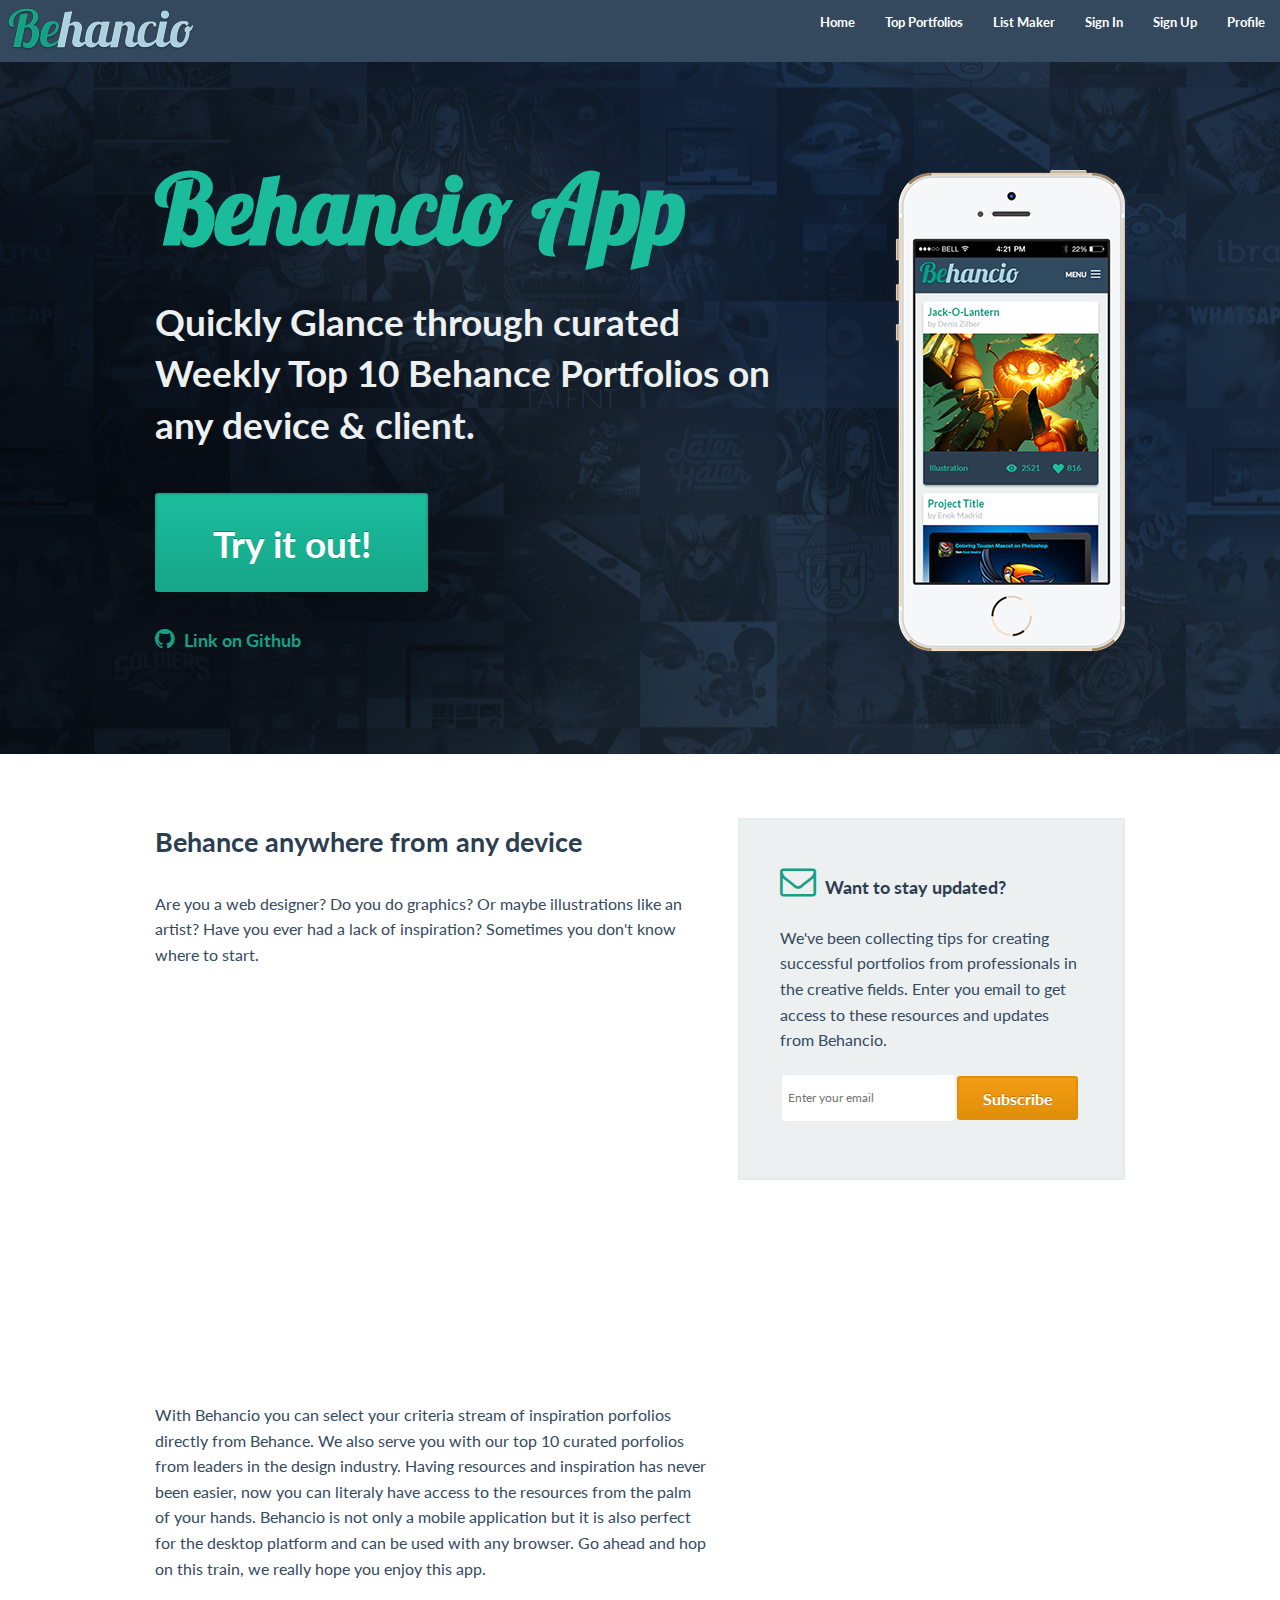
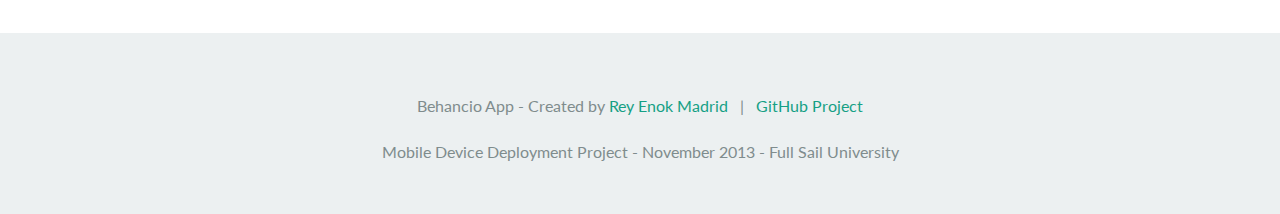
<file: index.html>
<!DOCTYPE html>
<html lang="en" data-ng-app="BehancioApp">
	<head>  
		<meta charset="utf-8">
		<title>Behancio Application</title>
		<meta name="description" content="" />
        <meta name="keywords" content="" />
        <meta name="robots" content="" />

        <!-- Normalize CSS -->
		<link rel="stylesheet" href="assets/css/normalize.min.css">

        <!-- IE10 Viewport Fix-->
        <link rel="stylesheet" href="assets/css/ie10viewport.css">

        <!-- Foundation CSS Framework -->
		<link rel="stylesheet" href="assets/css/app.min.css">

        <!-- Custom CSS -->
		<link rel="stylesheet" href="assets/css/custom.css">

        <!-- Font Awesome -->
		<link rel="stylesheet" href="assets/font-awesome/css/font-awesome.min.css">

        <!-- Google Font-Family: Lato -->
		<link href='http://fonts.googleapis.com/css?family=Lato:400,100,100italic,300,300italic,400italic,700,700italic,900,900italic' rel='stylesheet' type='text/css'>
        <link href='http://fonts.googleapis.com/css?family=Lobster' rel='stylesheet' type='text/css'>

        <!-- Angular JS -->
        <script type="text/javascript" src="libraries/angular/angular.min.js"></script>
        <script type="text/javascript" src="libraries/angular/angular-resource.min.js"></script>

        <!-- App Configuration and Controllers -->
        <script type="text/javascript" src="js/appConfig.js"></script>
        <script type="text/javascript" src="js/appContollers.js"></script>

        <!-- Modernizer JS -->
        <script src="assets/js/vendor/custom.modernizr.js"></script>

    </head>
	<body>


<!-- ============ APP HEADER ============== -->
		<header>
            <nav class="top-bar">
                <ul class="title-area">
                    <li class="name">
                        <a href="#"><img class="logo" src="assets/images/logo.png"/></a>
                    </li>
                    <li class="toggle-topbar menu-icon"><a href="#"><span>Menu</span></a></li>
                </ul>

                <section class="top-bar-section">
                    <ul class="right">
                        <li><a href="#/">Home</a></li>
                        <li><a href="#/projects">Top Portfolios</a></li>
                        <li><a href="#/list">List Maker</a></li>
                        <li><a href="#/signin">Sign In</a></li>
                        <li><a href="#/signup">Sign Up</a></li>
                        <li><a href="#/profile">Profile</a></li>
                    </ul>
                </section>
            </nav>
        </header>
<!-- ============ APP HEADER ============== -->



<!-- ========= NG VIEWS GO HERE =========== -->
        <div data-ng-view=""></div>
<!-- ========= NG VIEWS GO HERE =========== -->



<!-- ============== FOOTER ================ -->
        <br/><br/>
		<footer>
            <div class="row">
                <div class="large-12 columns text-center greyDark">
                    <p>
                        Behancio App - Created by
                        <a href="http://enoklabs.com" target="_blank">Rey Enok Madrid</a>
                        &nbsp; | &nbsp;
                        <a href="https://github.com/enoklabs/1310-MADRID-MDD-PROJECT" target="_blank">GitHub Project</a>
                    </p>
                    <p>Mobile Device Deployment Project - November 2013 - Full Sail University</p>
                </div>
            </div>
		</footer>
<!-- ============== FOOTER ================ -->

        <!-- Foundation Scripts -->
        <script src="assets/js/vendor/zepto.js"></script>
        <script src="assets/js/foundation.min.js"></script>
        <script> $(document).foundation(); </script>

        <!-- Viewport fix for IE10 on Windows Phone 8 -->
        <script src="assets/js/ie10fix.js"></script>

	</body>
</html>
</file>
<file: assets/css/ie10viewport.css>
@-webkit-viewport{width:device-width}
@-moz-viewport{width:device-width}
@-ms-viewport{width:device-width}
@-o-viewport{width:device-width}
@viewport{width:device-width}
</file>
<file: assets/css/custom.css>
h1, h2, h3, h4, h5, h6, p,
textarea, label, a, span,
input[type="text"],
input[type="password"],
input[type="date"],
input[type="datetime"],
input[type="datetime-local"],
input[type="month"],
input[type="week"],
input[type="email"],
input[type="number"],
input[type="search"],
input[type="tel"],
input[type="time"],
input[type="url"]{
	font-family: 'Lato', 'Arial', serif;
}

input[type="text"],
input[type="password"],
input[type="date"],
input[type="datetime"],
input[type="datetime-local"],
input[type="month"],
input[type="week"],
input[type="email"],
input[type="number"],
input[type="search"],
input[type="tel"],
input[type="time"],
input[type="url"]{
    border-radius: 6px;
    height: 35px;
}
textarea{
    border-radius: 6px;
    height: 100px;
}
li{
    list-style: none;
}
header{
    background: #dde9ec;
}
.form {
    background: #fbfcfc;
    padding: 20px;
}
.form i{
    color: #8C9899;
    font-size: small;
}
.viewer{
    background: #fcfcfc;
}
.top-bar{
    /*background: #ecf0f1;*/
    height: 62px;
    margin-bottom: 0;
}
.top-bar.expanded{
    background: #34495E;
}
.title-area{
    height: 62px;
}
.top-bar-section ul, .top-bar-section ul li > a {
    box-shadow: none;
}
.top-bar-section ul li > a, .top-bar-section ul li > a:hover {
    height: 62px;
}
.form-title i{
    font-size: 1.3em!important;
}



/*********** COLORS ************/
.greenDark{
    color: #16a085;
}
.greenLight{
    color: #1abc9c;
}
.blueDark{
    color: #2c3e50;
}
.blueNormal{
    color: #34495e;
}
.blueLight{
    color: #6084a9;
}
.greyDark{
    color: #7f8c8d;
}
.greyNormal{
    color: #bdc3c7;
}
.greyLight{
    color: #ecf0f1;
}
.white{
    color: #ffffff;
}
a{
    color: #16a085;
}
a:hover{
    color: #1abc9c;
}
.lobster{
    font-family: 'Lobster', cursive;
}


/************** HOME CTA ****************/
.cta{
    background: url("../images/bg.jpg")no-repeat scroll 0 0 #2c3e50;
    background-position: center;
}
.intro{
    margin: 60px 0 30px 0;
}
.intro h1{
    font-size: 6em;
}
.title{
    margin-bottom: 20px;
}
.github{
    margin-top: 30px;
}
.github-link{
    font-size: large;
}
.try-it a{
    margin-bottom: 0;
}
.panel-dark{
    padding: 40px 40px 30px 40px;
    background: #ecf0f1;
    border: 2px solid #e6ebed;
    margin-bottom: 1.25em;
}
.email input[type="email"]{
    height: 50px;
}
.padding-reset{
    padding: 0!important;
}


/*********** PROJECT LISTING ************/
.listing{
    background: #ecf0f1;
}
.list-title > h5{
    margin: 0;
    color: #16a085;
}
.list-title > span{
    margin: 0;
    font-size: 13px;
    color: #bdc3c7;
}
.list-footer{
    background: #2c3e50;
    border-radius: 0 0 5px 5px;
}
.left > span{
    color: #16a085;
}
li.left{
    padding-left: 20px;
}
.fa{
    padding-right: 5px;
}
.list-container{
	background: #ffffff;
    border-radius: 5px;
    margin: 40px 0;
}
.row.collapse{
    padding: 20px 10px 0 10px;
    font-size: 14px;
}
.list-title{
    padding: 10px;
}
.shadow{
    -moz-box-shadow: 0px 2px 3px 0px rgba(0,0,0,0.20);
    -webkit-box-shadow: 0px 2px 3px 0px rgba(0,0,0,0.20);
    box-shadow: 0px 2px 3px 0px rgba(0,0,0,0.20);
}
i{
    color: #16a085;
}
.list-img > img {
    width: 100%;
}s


/*********** PROJECT DETAILS ************/
.detail{
	max-width: 100%;
	background: #2c3e50;
}
.detail-header{
	padding: 30px 0;
}
.detail-user{
	background: #2c3e50;
	color: #6084a9;
}
.detail-viewer{
    background: #ffffff;
}
.detail h1, .detail h2, .detail h3{
	color: #16a085;
	margin: 0;
}
.detail a{
	font-size: 14px;
}
.avt{
	border-radius: 100px;
}
.statistics i{
	color: #6084a9;
}
.statistics span{
	text-align: right;
	font-size: large;
}
.statistics{
	background: #34495e;
	margin: 15px;
	padding: 15px;
}
.statistics div.collapse{
	padding: 18px;
}
.sub-title{
	font-size: small;
	font-weight: 300;
	padding-top: 25px;
	margin-bottom: 8px;
}
.about-paragraph{
	font-weight: 300;
}
.tags2{
	padding-bottom: 50px;
}
.viewer{
	background: #f9f9f9;
}
.viewer h2{
	text-align: center;
	padding: 100px 0;
}
.small-7.columns > span{
    padding-left: 10px;
}

/*********** User Profile ************/
.profile{
    max-width: 100%;
    padding: 0;
    margin: 0;

}
.gravatar{
    background: #8aa5ba;
    height: 180px;
    width: 180px;
    border: 10px solid white;
    margin-left: 15px;
}
.user-icon{
    font-size: 8em!important;
    color: #556f88;
    text-align: center;
}
.social{
    padding: 0!important;
    margin-bottom: 60px!important;
}
.about{
    padding-bottom: 40px;
}
.user-settings{
    padding-bottom: 130px;
}
/************** FOOTER ***************/

footer{
    background: #ecf0f1;
}
footer .row{
    padding: 60px 0 30px;
}
</file>
<file: assets/css/app.min.css>
*,*:before,*:after{-moz-box-sizing:border-box;-webkit-box-sizing:border-box;box-sizing:border-box}html,body{font-size:100%}body{background:#fff;color:#222;padding:0;margin:0;font-family:"Helvetica Neue","Helvetica",Helvetica,Arial,sans-serif;font-weight:normal;font-style:normal;line-height:1;position:relative;cursor:default}a:hover{cursor:pointer}a:focus{outline:none}img,object,embed{max-width:100%;height:auto}object,embed{height:100%}img{-ms-interpolation-mode:bicubic}#map_canvas img,#map_canvas embed,#map_canvas object,.map_canvas img,.map_canvas embed,.map_canvas object{max-width:none !important}.left{float:left !important}.right{float:right !important}.text-left{text-align:left !important}.text-right{text-align:right !important}.text-center{text-align:center !important}.text-justify{text-align:justify !important}.hide{display:none}.antialiased{-webkit-font-smoothing:antialiased}img{display:inline-block;vertical-align:middle}textarea{height:auto;min-height:50px}select{width:100%}.row{width:100%;margin-left:auto;margin-right:auto;margin-top:0;margin-bottom:0;max-width:62.5em;*zoom:1}.row:before,.row:after{content:" ";display:table}.row:after{clear:both}.row.collapse .column,.row.collapse .columns{position:relative;padding-left:0;padding-right:0;float:left}.row .row{width:auto;margin-left:-0.9375em;margin-right:-0.9375em;margin-top:0;margin-bottom:0;max-width:none;*zoom:1}.row .row:before,.row .row:after{content:" ";display:table}.row .row:after{clear:both}.row .row.collapse{width:auto;margin:0;max-width:none;*zoom:1}.row .row.collapse:before,.row .row.collapse:after{content:" ";display:table}.row .row.collapse:after{clear:both}.column,.columns{position:relative;padding-left:0.9375em;padding-right:0.9375em;width:100%;float:left}@media only screen{.column,.columns{position:relative;padding-left:0.9375em;padding-right:0.9375em;float:left}.small-1{position:relative;width:8.33333%}.small-2{position:relative;width:16.66667%}.small-3{position:relative;width:25%}.small-4{position:relative;width:33.33333%}.small-5{position:relative;width:41.66667%}.small-6{position:relative;width:50%}.small-7{position:relative;width:58.33333%}.small-8{position:relative;width:66.66667%}.small-9{position:relative;width:75%}.small-10{position:relative;width:83.33333%}.small-11{position:relative;width:91.66667%}.small-12{position:relative;width:100%}.small-offset-0{position:relative;margin-left:0%}.small-offset-1{position:relative;margin-left:8.33333%}.small-offset-2{position:relative;margin-left:16.66667%}.small-offset-3{position:relative;margin-left:25%}.small-offset-4{position:relative;margin-left:33.33333%}.small-offset-5{position:relative;margin-left:41.66667%}.small-offset-6{position:relative;margin-left:50%}.small-offset-7{position:relative;margin-left:58.33333%}.small-offset-8{position:relative;margin-left:66.66667%}.small-offset-9{position:relative;margin-left:75%}.small-offset-10{position:relative;margin-left:83.33333%}[class*="column"]+[class*="column"]:last-child{float:right}[class*="column"]+[class*="column"].end{float:left}.column.small-centered,.columns.small-centered{position:relative;margin-left:auto;margin-right:auto;float:none !important}}@media only screen and (min-width: 768px){.large-1{position:relative;width:8.33333%}.large-2{position:relative;width:16.66667%}.large-3{position:relative;width:25%}.large-4{position:relative;width:33.33333%}.large-5{position:relative;width:41.66667%}.large-6{position:relative;width:50%}.large-7{position:relative;width:58.33333%}.large-8{position:relative;width:66.66667%}.large-9{position:relative;width:75%}.large-10{position:relative;width:83.33333%}.large-11{position:relative;width:91.66667%}.large-12{position:relative;width:100%}.row .large-offset-0{position:relative;margin-left:0%}.row .large-offset-1{position:relative;margin-left:8.33333%}.row .large-offset-2{position:relative;margin-left:16.66667%}.row .large-offset-3{position:relative;margin-left:25%}.row .large-offset-4{position:relative;margin-left:33.33333%}.row .large-offset-5{position:relative;margin-left:41.66667%}.row .large-offset-6{position:relative;margin-left:50%}.row .large-offset-7{position:relative;margin-left:58.33333%}.row .large-offset-8{position:relative;margin-left:66.66667%}.row .large-offset-9{position:relative;margin-left:75%}.row .large-offset-10{position:relative;margin-left:83.33333%}.row .large-offset-11{position:relative;margin-left:91.66667%}.push-1{position:relative;left:8.33333%;right:auto}.pull-1{position:relative;right:8.33333%;left:auto}.push-2{position:relative;left:16.66667%;right:auto}.pull-2{position:relative;right:16.66667%;left:auto}.push-3{position:relative;left:25%;right:auto}.pull-3{position:relative;right:25%;left:auto}.push-4{position:relative;left:33.33333%;right:auto}.pull-4{position:relative;right:33.33333%;left:auto}.push-5{position:relative;left:41.66667%;right:auto}.pull-5{position:relative;right:41.66667%;left:auto}.push-6{position:relative;left:50%;right:auto}.pull-6{position:relative;right:50%;left:auto}.push-7{position:relative;left:58.33333%;right:auto}.pull-7{position:relative;right:58.33333%;left:auto}.push-8{position:relative;left:66.66667%;right:auto}.pull-8{position:relative;right:66.66667%;left:auto}.push-9{position:relative;left:75%;right:auto}.pull-9{position:relative;right:75%;left:auto}.push-10{position:relative;left:83.33333%;right:auto}.pull-10{position:relative;right:83.33333%;left:auto}.push-11{position:relative;left:91.66667%;right:auto}.pull-11{position:relative;right:91.66667%;left:auto}.column.large-centered,.columns.large-centered{position:relative;margin-left:auto;margin-right:auto;float:none !important}.column.large-uncentered,.columns.large-uncentered{margin-left:0;margin-right:0;float:left !important}.column.large-uncentered.opposite,.columns.large-uncentered.opposite{float:right !important}}.show-for-small,.show-for-medium-down,.show-for-large-down{display:inherit !important}.show-for-medium,.show-for-medium-up,.show-for-large,.show-for-large-up,.show-for-xlarge{display:none !important}.hide-for-medium,.hide-for-medium-up,.hide-for-large,.hide-for-large-up,.hide-for-xlarge{display:inherit !important}.hide-for-small,.hide-for-medium-down,.hide-for-large-down{display:none !important}table.show-for-small,table.show-for-medium-down,table.show-for-large-down,table.hide-for-medium,table.hide-for-medium-up,table.hide-for-large,table.hide-for-large-up,table.hide-for-xlarge{display:table}thead.show-for-small,thead.show-for-medium-down,thead.show-for-large-down,thead.hide-for-medium,thead.hide-for-medium-up,thead.hide-for-large,thead.hide-for-large-up,thead.hide-for-xlarge{display:table-header-group !important}tbody.show-for-small,tbody.show-for-medium-down,tbody.show-for-large-down,tbody.hide-for-medium,tbody.hide-for-medium-up,tbody.hide-for-large,tbody.hide-for-large-up,tbody.hide-for-xlarge{display:table-row-group !important}tr.show-for-small,tr.show-for-medium-down,tr.show-for-large-down,tr.hide-for-medium,tr.hide-for-medium-up,tr.hide-for-large,tr.hide-for-large-up,tr.hide-for-xlarge{display:table-row !important}td.show-for-small,td.show-for-medium-down,td.show-for-large-down,td.hide-for-medium,td.hide-for-medium-up,td.hide-for-large,td.hide-for-large-up,td.hide-for-xlarge,th.show-for-small,th.show-for-medium-down,th.show-for-large-down,th.hide-for-medium,th.hide-for-medium-up,th.hide-for-large,th.hide-for-large-up,th.hide-for-xlarge{display:table-cell !important}@media only screen and (min-width: 768px){.show-for-medium,.show-for-medium-up{display:inherit !important}.show-for-small{display:none !important}.hide-for-small{display:inherit !important}.hide-for-medium,.hide-for-medium-up{display:none !important}table.show-for-medium,table.show-for-medium-up,table.hide-for-small{display:table}thead.show-for-medium,thead.show-for-medium-up,thead.hide-for-small{display:table-header-group !important}tbody.show-for-medium,tbody.show-for-medium-up,tbody.hide-for-small{display:table-row-group !important}tr.show-for-medium,tr.show-for-medium-up,tr.hide-for-small{display:table-row !important}td.show-for-medium,td.show-for-medium-up,td.hide-for-small,th.show-for-medium,th.show-for-medium-up,th.hide-for-small{display:table-cell !important}}@media only screen and (min-width: 1280px){.show-for-large,.show-for-large-up{display:inherit !important}.show-for-medium,.show-for-medium-down{display:none !important}.hide-for-medium,.hide-for-medium-down{display:inherit !important}.hide-for-large,.hide-for-large-up{display:none !important}table.show-for-large,table.show-for-large-up,table.hide-for-medium,table.hide-for-medium-down{display:table}thead.show-for-large,thead.show-for-large-up,thead.hide-for-medium,thead.hide-for-medium-down{display:table-header-group !important}tbody.show-for-large,tbody.show-for-large-up,tbody.hide-for-medium,tbody.hide-for-medium-down{display:table-row-group !important}tr.show-for-large,tr.show-for-large-up,tr.hide-for-medium,tr.hide-for-medium-down{display:table-row !important}td.show-for-large,td.show-for-large-up,td.hide-for-medium,td.hide-for-medium-down,th.show-for-large,th.show-for-large-up,th.hide-for-medium,th.hide-for-medium-down{display:table-cell !important}}@media only screen and (min-width: 1440px){.show-for-xlarge{display:inherit !important}.show-for-large,.show-for-large-down{display:none !important}.hide-for-large,.hide-for-large-down{display:inherit !important}.hide-for-xlarge{display:none !important}table.show-for-xlarge,table.hide-for-large,table.hide-for-large-down{display:table}thead.show-for-xlarge,thead.hide-for-large,thead.hide-for-large-down{display:table-header-group !important}tbody.show-for-xlarge,tbody.hide-for-large,tbody.hide-for-large-down{display:table-row-group !important}tr.show-for-xlarge,tr.hide-for-large,tr.hide-for-large-down{display:table-row !important}td.show-for-xlarge,td.hide-for-large,td.hide-for-large-down,th.show-for-xlarge,th.hide-for-large,th.hide-for-large-down{display:table-cell !important}}.show-for-landscape,.hide-for-portrait{display:inherit !important}.hide-for-landscape,.show-for-portrait{display:none !important}table.hide-for-landscape,table.show-for-portrait{display:table}thead.hide-for-landscape,thead.show-for-portrait{display:table-header-group !important}tbody.hide-for-landscape,tbody.show-for-portrait{display:table-row-group !important}tr.hide-for-landscape,tr.show-for-portrait{display:table-row !important}td.hide-for-landscape,td.show-for-portrait,th.hide-for-landscape,th.show-for-portrait{display:table-cell !important}@media only screen and (orientation: landscape){.show-for-landscape,.hide-for-portrait{display:inherit !important}.hide-for-landscape,.show-for-portrait{display:none !important}table.show-for-landscape,table.hide-for-portrait{display:table}thead.show-for-landscape,thead.hide-for-portrait{display:table-header-group !important}tbody.show-for-landscape,tbody.hide-for-portrait{display:table-row-group !important}tr.show-for-landscape,tr.hide-for-portrait{display:table-row !important}td.show-for-landscape,td.hide-for-portrait,th.show-for-landscape,th.hide-for-portrait{display:table-cell !important}}@media only screen and (orientation: portrait){.show-for-portrait,.hide-for-landscape{display:inherit !important}.hide-for-portrait,.show-for-landscape{display:none !important}table.show-for-portrait,table.hide-for-landscape{display:table}thead.show-for-portrait,thead.hide-for-landscape{display:table-header-group !important}tbody.show-for-portrait,tbody.hide-for-landscape{display:table-row-group !important}tr.show-for-portrait,tr.hide-for-landscape{display:table-row !important}td.show-for-portrait,td.hide-for-landscape,th.show-for-portrait,th.hide-for-landscape{display:table-cell !important}}.show-for-touch{display:none !important}.hide-for-touch{display:inherit !important}.touch .show-for-touch{display:inherit !important}.touch .hide-for-touch{display:none !important}table.hide-for-touch{display:table}.touch table.show-for-touch{display:table}thead.hide-for-touch{display:table-header-group !important}.touch thead.show-for-touch{display:table-header-group !important}tbody.hide-for-touch{display:table-row-group !important}.touch tbody.show-for-touch{display:table-row-group !important}tr.hide-for-touch{display:table-row !important}.touch tr.show-for-touch{display:table-row !important}td.hide-for-touch{display:table-cell !important}.touch td.show-for-touch{display:table-cell !important}th.hide-for-touch{display:table-cell !important}.touch th.show-for-touch{display:table-cell !important}@media only screen{[class*="block-grid-"]{display:block;padding:0;margin:0 -0.625em;*zoom:1}[class*="block-grid-"]:before,[class*="block-grid-"]:after{content:" ";display:table}[class*="block-grid-"]:after{clear:both}[class*="block-grid-"]>li{display:inline;height:auto;float:left;padding:0 0.625em 1.25em}.small-block-grid-1>li{width:100%;padding:0 0.625em 1.25em}.small-block-grid-1>li:nth-of-type(n){clear:none}.small-block-grid-1>li:nth-of-type(1n+1){clear:both}.small-block-grid-2>li{width:50%;padding:0 0.625em 1.25em}.small-block-grid-2>li:nth-of-type(n){clear:none}.small-block-grid-2>li:nth-of-type(2n+1){clear:both}.small-block-grid-3>li{width:33.33333%;padding:0 0.625em 1.25em}.small-block-grid-3>li:nth-of-type(n){clear:none}.small-block-grid-3>li:nth-of-type(3n+1){clear:both}.small-block-grid-4>li{width:25%;padding:0 0.625em 1.25em}.small-block-grid-4>li:nth-of-type(n){clear:none}.small-block-grid-4>li:nth-of-type(4n+1){clear:both}.small-block-grid-5>li{width:20%;padding:0 0.625em 1.25em}.small-block-grid-5>li:nth-of-type(n){clear:none}.small-block-grid-5>li:nth-of-type(5n+1){clear:both}.small-block-grid-6>li{width:16.66667%;padding:0 0.625em 1.25em}.small-block-grid-6>li:nth-of-type(n){clear:none}.small-block-grid-6>li:nth-of-type(6n+1){clear:both}.small-block-grid-7>li{width:14.28571%;padding:0 0.625em 1.25em}.small-block-grid-7>li:nth-of-type(n){clear:none}.small-block-grid-7>li:nth-of-type(7n+1){clear:both}.small-block-grid-8>li{width:12.5%;padding:0 0.625em 1.25em}.small-block-grid-8>li:nth-of-type(n){clear:none}.small-block-grid-8>li:nth-of-type(8n+1){clear:both}.small-block-grid-9>li{width:11.11111%;padding:0 0.625em 1.25em}.small-block-grid-9>li:nth-of-type(n){clear:none}.small-block-grid-9>li:nth-of-type(9n+1){clear:both}.small-block-grid-10>li{width:10%;padding:0 0.625em 1.25em}.small-block-grid-10>li:nth-of-type(n){clear:none}.small-block-grid-10>li:nth-of-type(10n+1){clear:both}.small-block-grid-11>li{width:9.09091%;padding:0 0.625em 1.25em}.small-block-grid-11>li:nth-of-type(n){clear:none}.small-block-grid-11>li:nth-of-type(11n+1){clear:both}.small-block-grid-12>li{width:8.33333%;padding:0 0.625em 1.25em}.small-block-grid-12>li:nth-of-type(n){clear:none}.small-block-grid-12>li:nth-of-type(12n+1){clear:both}}@media only screen and (min-width: 768px){.small-block-grid-1>li:nth-of-type(1n+1){clear:none}.small-block-grid-2>li:nth-of-type(2n+1){clear:none}.small-block-grid-3>li:nth-of-type(3n+1){clear:none}.small-block-grid-4>li:nth-of-type(4n+1){clear:none}.small-block-grid-5>li:nth-of-type(5n+1){clear:none}.small-block-grid-6>li:nth-of-type(6n+1){clear:none}.small-block-grid-7>li:nth-of-type(7n+1){clear:none}.small-block-grid-8>li:nth-of-type(8n+1){clear:none}.small-block-grid-9>li:nth-of-type(9n+1){clear:none}.small-block-grid-10>li:nth-of-type(10n+1){clear:none}.small-block-grid-11>li:nth-of-type(11n+1){clear:none}.small-block-grid-12>li:nth-of-type(12n+1){clear:none}.large-block-grid-1>li{width:100%;padding:0 0.625em 1.25em}.large-block-grid-1>li:nth-of-type(n){clear:none}.large-block-grid-1>li:nth-of-type(1n+1){clear:both}.large-block-grid-2>li{width:50%;padding:0 0.625em 1.25em}.large-block-grid-2>li:nth-of-type(n){clear:none}.large-block-grid-2>li:nth-of-type(2n+1){clear:both}.large-block-grid-3>li{width:33.33333%;padding:0 0.625em 1.25em}.large-block-grid-3>li:nth-of-type(n){clear:none}.large-block-grid-3>li:nth-of-type(3n+1){clear:both}.large-block-grid-4>li{width:25%;padding:0 0.625em 1.25em}.large-block-grid-4>li:nth-of-type(n){clear:none}.large-block-grid-4>li:nth-of-type(4n+1){clear:both}.large-block-grid-5>li{width:20%;padding:0 0.625em 1.25em}.large-block-grid-5>li:nth-of-type(n){clear:none}.large-block-grid-5>li:nth-of-type(5n+1){clear:both}.large-block-grid-6>li{width:16.66667%;padding:0 0.625em 1.25em}.large-block-grid-6>li:nth-of-type(n){clear:none}.large-block-grid-6>li:nth-of-type(6n+1){clear:both}.large-block-grid-7>li{width:14.28571%;padding:0 0.625em 1.25em}.large-block-grid-7>li:nth-of-type(n){clear:none}.large-block-grid-7>li:nth-of-type(7n+1){clear:both}.large-block-grid-8>li{width:12.5%;padding:0 0.625em 1.25em}.large-block-grid-8>li:nth-of-type(n){clear:none}.large-block-grid-8>li:nth-of-type(8n+1){clear:both}.large-block-grid-9>li{width:11.11111%;padding:0 0.625em 1.25em}.large-block-grid-9>li:nth-of-type(n){clear:none}.large-block-grid-9>li:nth-of-type(9n+1){clear:both}.large-block-grid-10>li{width:10%;padding:0 0.625em 1.25em}.large-block-grid-10>li:nth-of-type(n){clear:none}.large-block-grid-10>li:nth-of-type(10n+1){clear:both}.large-block-grid-11>li{width:9.09091%;padding:0 0.625em 1.25em}.large-block-grid-11>li:nth-of-type(n){clear:none}.large-block-grid-11>li:nth-of-type(11n+1){clear:both}.large-block-grid-12>li{width:8.33333%;padding:0 0.625em 1.25em}.large-block-grid-12>li:nth-of-type(n){clear:none}.large-block-grid-12>li:nth-of-type(12n+1){clear:both}}p.lead{font-size:1.21875em;line-height:1.6}.subheader{line-height:1.4;color:#6f6f6f;font-weight:300;margin-top:0.2em;margin-bottom:0.5em}div,dl,dt,dd,ul,ol,li,h1,h2,h3,h4,h5,h6,pre,form,p,blockquote,th,td{margin:0;padding:0;direction:ltr}a{color:#2ba6cb;text-decoration:none;line-height:inherit}a:hover,a:focus{color:#2795b6}a img{border:none}p{font-family:inherit;font-weight:normal;font-size:1em;line-height:1.6;margin-bottom:1.25em;text-rendering:optimizeLegibility}p aside{font-size:0.875em;line-height:1.35;font-style:italic}h1,h2,h3,h4,h5,h6{font-family:"Helvetica Neue","Helvetica",Helvetica,Arial,sans-serif;font-weight:bold;font-style:normal;color:#222;text-rendering:optimizeLegibility;margin-top:0.2em;margin-bottom:0.5em;line-height:1.2125em}h1 small,h2 small,h3 small,h4 small,h5 small,h6 small{font-size:60%;color:#6f6f6f;line-height:0}h1{font-size:2.125em}h2{font-size:1.6875em}h3{font-size:1.375em}h4{font-size:1.125em}h5{font-size:1.125em}h6{font-size:1em}hr{border:solid #ddd;border-width:1px 0 0;clear:both;margin:1.25em 0 1.1875em;height:0}em,i{font-style:italic;line-height:inherit}strong,b{font-weight:bold;line-height:inherit}small{font-size:60%;line-height:inherit}code{font-family:Consolas,"Liberation Mono",Courier,monospace;font-weight:bold;color:#7f0a0c}ul,ol,dl{font-size:1em;line-height:1.6;margin-bottom:1.25em;list-style-position:outside;font-family:inherit}ul,ol{margin-left:0}ul li ul,ul li ol{margin-left:1.25em;margin-bottom:0;font-size:1em}ul.square li ul,ul.circle li ul,ul.disc li ul{list-style:inherit}ul.square{list-style-type:square}ul.circle{list-style-type:circle}ul.disc{list-style-type:disc}ul.no-bullet{list-style:none}ol li ul,ol li ol{margin-left:1.25em;margin-bottom:0}dl dt{margin-bottom:0.3em;font-weight:bold}dl dd{margin-bottom:0.75em}abbr,acronym{text-transform:uppercase;font-size:90%;color:#222;border-bottom:1px dotted #ddd;cursor:help}abbr{text-transform:none}blockquote{margin:0 0 1.25em;padding:0.5625em 1.25em 0 1.1875em;border-left:1px solid #ddd}blockquote cite{display:block;font-size:0.8125em;color:#555}blockquote cite:before{content:"\2014 \0020"}blockquote cite a,blockquote cite a:visited{color:#555}blockquote,blockquote p{line-height:1.6;color:#6f6f6f}.vcard{display:inline-block;margin:0 0 1.25em 0;border:1px solid #ddd;padding:0.625em 0.75em}.vcard li{margin:0;display:block}.vcard .fn{font-weight:bold;font-size:0.9375em}.vevent .summary{font-weight:bold}.vevent abbr{cursor:default;text-decoration:none;font-weight:bold;border:none;padding:0 0.0625em}@media only screen and (min-width: 768px){h1,h2,h3,h4,h5,h6{line-height:1.4}h1{font-size:2.75em}h2{font-size:2.3125em}h3{font-size:1.6875em}h4{font-size:1.4375em}}.print-only{display:none !important}@media print{*{background:transparent !important;color:#000 !important;box-shadow:none !important;text-shadow:none !important}a,a:visited{text-decoration:underline}a[href]:after{content:" (" attr(href) ")"}abbr[title]:after{content:" (" attr(title) ")"}.ir a:after,a[href^="javascript:"]:after,a[href^="#"]:after{content:""}pre,blockquote{border:1px solid #999;page-break-inside:avoid}thead{display:table-header-group}tr,img{page-break-inside:avoid}img{max-width:100% !important}@page{margin:0.5cm}p,h2,h3{orphans:3;widows:3}h2,h3{page-break-after:avoid}.hide-on-print{display:none !important}.print-only{display:block !important}.hide-for-print{display:none !important}.show-for-print{display:inherit !important}}button,.button{border-style:solid;border-width:1px;cursor:pointer;font-family:inherit;font-weight:bold;line-height:1;margin:0 0 1.25em;position:relative;text-decoration:none;text-align:center;display:inline-block;padding-top:0.75em;padding-right:1.5em;padding-bottom:0.8125em;padding-left:1.5em;font-size:1em;background-color:#2ba6cb;border-color:#2284a1;color:#fff}button:hover,button:focus,.button:hover,.button:focus{background-color:#2284a1}button:hover,button:focus,.button:hover,.button:focus{color:#fff}button.secondary,.button.secondary{background-color:#e9e9e9;border-color:#d0d0d0;color:#333}button.secondary:hover,button.secondary:focus,.button.secondary:hover,.button.secondary:focus{background-color:#d0d0d0}button.secondary:hover,button.secondary:focus,.button.secondary:hover,.button.secondary:focus{color:#333}button.success,.button.success{background-color:#5da423;border-color:#457a1a;color:#fff}button.success:hover,button.success:focus,.button.success:hover,.button.success:focus{background-color:#457a1a}button.success:hover,button.success:focus,.button.success:hover,.button.success:focus{color:#fff}button.alert,.button.alert{background-color:#c60f13;border-color:#970b0e;color:#fff}button.alert:hover,button.alert:focus,.button.alert:hover,.button.alert:focus{background-color:#970b0e}button.alert:hover,button.alert:focus,.button.alert:hover,.button.alert:focus{color:#fff}button.large,.button.large{padding-top:1em;padding-right:2em;padding-bottom:1.0625em;padding-left:2em;font-size:1.25em}button.small,.button.small{padding-top:0.5625em;padding-right:1.125em;padding-bottom:0.625em;padding-left:1.125em;font-size:0.8125em}button.tiny,.button.tiny{padding-top:0.4375em;padding-right:0.875em;padding-bottom:0.5em;padding-left:0.875em;font-size:0.6875em}button.expand,.button.expand{padding-right:0px;padding-left:0px;width:100%}button.left-align,.button.left-align{text-align:left;text-indent:0.75em}button.right-align,.button.right-align{text-align:right;padding-right:0.75em}button.disabled,button[disabled],.button.disabled,.button[disabled]{background-color:#2ba6cb;border-color:#2284a1;color:#fff;cursor:default;opacity:0.6;-webkit-box-shadow:none;box-shadow:none}button.disabled:hover,button.disabled:focus,button[disabled]:hover,button[disabled]:focus,.button.disabled:hover,.button.disabled:focus,.button[disabled]:hover,.button[disabled]:focus{background-color:#2284a1}button.disabled:hover,button.disabled:focus,button[disabled]:hover,button[disabled]:focus,.button.disabled:hover,.button.disabled:focus,.button[disabled]:hover,.button[disabled]:focus{color:#fff}button.disabled:hover,button.disabled:focus,button[disabled]:hover,button[disabled]:focus,.button.disabled:hover,.button.disabled:focus,.button[disabled]:hover,.button[disabled]:focus{background-color:#2ba6cb}button.disabled.secondary,button[disabled].secondary,.button.disabled.secondary,.button[disabled].secondary{background-color:#e9e9e9;border-color:#d0d0d0;color:#333;cursor:default;opacity:0.6;-webkit-box-shadow:none;box-shadow:none}button.disabled.secondary:hover,button.disabled.secondary:focus,button[disabled].secondary:hover,button[disabled].secondary:focus,.button.disabled.secondary:hover,.button.disabled.secondary:focus,.button[disabled].secondary:hover,.button[disabled].secondary:focus{background-color:#d0d0d0}button.disabled.secondary:hover,button.disabled.secondary:focus,button[disabled].secondary:hover,button[disabled].secondary:focus,.button.disabled.secondary:hover,.button.disabled.secondary:focus,.button[disabled].secondary:hover,.button[disabled].secondary:focus{color:#333}button.disabled.secondary:hover,button.disabled.secondary:focus,button[disabled].secondary:hover,button[disabled].secondary:focus,.button.disabled.secondary:hover,.button.disabled.secondary:focus,.button[disabled].secondary:hover,.button[disabled].secondary:focus{background-color:#e9e9e9}button.disabled.success,button[disabled].success,.button.disabled.success,.button[disabled].success{background-color:#5da423;border-color:#457a1a;color:#fff;cursor:default;opacity:0.6;-webkit-box-shadow:none;box-shadow:none}button.disabled.success:hover,button.disabled.success:focus,button[disabled].success:hover,button[disabled].success:focus,.button.disabled.success:hover,.button.disabled.success:focus,.button[disabled].success:hover,.button[disabled].success:focus{background-color:#457a1a}button.disabled.success:hover,button.disabled.success:focus,button[disabled].success:hover,button[disabled].success:focus,.button.disabled.success:hover,.button.disabled.success:focus,.button[disabled].success:hover,.button[disabled].success:focus{color:#fff}button.disabled.success:hover,button.disabled.success:focus,button[disabled].success:hover,button[disabled].success:focus,.button.disabled.success:hover,.button.disabled.success:focus,.button[disabled].success:hover,.button[disabled].success:focus{background-color:#5da423}button.disabled.alert,button[disabled].alert,.button.disabled.alert,.button[disabled].alert{background-color:#c60f13;border-color:#970b0e;color:#fff;cursor:default;opacity:0.6;-webkit-box-shadow:none;box-shadow:none}button.disabled.alert:hover,button.disabled.alert:focus,button[disabled].alert:hover,button[disabled].alert:focus,.button.disabled.alert:hover,.button.disabled.alert:focus,.button[disabled].alert:hover,.button[disabled].alert:focus{background-color:#970b0e}button.disabled.alert:hover,button.disabled.alert:focus,button[disabled].alert:hover,button[disabled].alert:focus,.button.disabled.alert:hover,.button.disabled.alert:focus,.button[disabled].alert:hover,.button[disabled].alert:focus{color:#fff}button.disabled.alert:hover,button.disabled.alert:focus,button[disabled].alert:hover,button[disabled].alert:focus,.button.disabled.alert:hover,.button.disabled.alert:focus,.button[disabled].alert:hover,.button[disabled].alert:focus{background-color:#c60f13}button,.button{padding-top:0.8125em;padding-bottom:0.75em;-webkit-appearance:none}button.tiny,.button.tiny{padding-top:0.5em;padding-bottom:0.4375em;-webkit-appearance:none}button.small,.button.small{padding-top:0.625em;padding-bottom:0.5625em;-webkit-appearance:none}button.large,.button.large{padding-top:1.03125em;padding-bottom:1.03125em;-webkit-appearance:none}@media only screen{button,.button{-webkit-box-shadow:0 1px 0 rgba(255,255,255,0.5) inset;box-shadow:0 1px 0 rgba(255,255,255,0.5) inset;-webkit-transition:background-color 300ms ease-out;-moz-transition:background-color 300ms ease-out;transition:background-color 300ms ease-out}button:active,.button:active{-webkit-box-shadow:0 1px 0 rgba(0,0,0,0.2) inset;box-shadow:0 1px 0 rgba(0,0,0,0.2) inset}button.radius,.button.radius{-webkit-border-radius:3px;border-radius:3px}button.round,.button.round{-webkit-border-radius:1000px;border-radius:1000px}}@media only screen and (min-width: 768px){button,.button{display:inline-block}}form{margin:0 0 1em}form .row .row{margin:0 -0.5em}form .row .row .column,form .row .row .columns{padding:0 0.5em}form .row .row.collapse{margin:0}form .row .row.collapse .column,form .row .row.collapse .columns{padding:0}form .row input.column,form .row input.columns,form .row textarea.column,form .row textarea.columns{padding-left:0.5em}label{font-size:0.875em;color:#4d4d4d;cursor:pointer;display:block;font-weight:500;margin-bottom:0.1875em}label.right{float:none;text-align:right}label.inline{margin:0 0 1em 0;padding:0.625em 0}.prefix,.postfix{display:block;position:relative;z-index:2;text-align:center;width:100%;padding-top:0;padding-bottom:0;border-style:solid;border-width:1px;overflow:hidden;font-size:0.875em;height:2.3125em;line-height:2.3125em}.postfix.button{padding-left:0;padding-right:0;padding-top:0;padding-bottom:0;text-align:center;line-height:2.125em}.prefix.button{padding-left:0;padding-right:0;padding-top:0;padding-bottom:0;text-align:center;line-height:2.125em}.prefix.button.radius{-webkit-border-radius:0;border-radius:0;-moz-border-radius-bottomleft:3px;-moz-border-radius-topleft:3px;-webkit-border-bottom-left-radius:3px;-webkit-border-top-left-radius:3px;border-bottom-left-radius:3px;border-top-left-radius:3px}.postfix.button.radius{-webkit-border-radius:0;border-radius:0;-moz-border-radius-topright:3px;-moz-border-radius-bottomright:3px;-webkit-border-top-right-radius:3px;-webkit-border-bottom-right-radius:3px;border-top-right-radius:3px;border-bottom-right-radius:3px}.prefix.button.round{-webkit-border-radius:0;border-radius:0;-moz-border-radius-bottomleft:1000px;-moz-border-radius-topleft:1000px;-webkit-border-bottom-left-radius:1000px;-webkit-border-top-left-radius:1000px;border-bottom-left-radius:1000px;border-top-left-radius:1000px}.postfix.button.round{-webkit-border-radius:0;border-radius:0;-moz-border-radius-topright:1000px;-moz-border-radius-bottomright:1000px;-webkit-border-top-right-radius:1000px;-webkit-border-bottom-right-radius:1000px;border-top-right-radius:1000px;border-bottom-right-radius:1000px}span.prefix{background:#f2f2f2;border-color:#d9d9d9;border-right:none;color:#333}span.prefix.radius{-webkit-border-radius:0;border-radius:0;-moz-border-radius-bottomleft:3px;-moz-border-radius-topleft:3px;-webkit-border-bottom-left-radius:3px;-webkit-border-top-left-radius:3px;border-bottom-left-radius:3px;border-top-left-radius:3px}span.postfix{background:#f2f2f2;border-color:#ccc;border-left:none;color:#333}span.postfix.radius{-webkit-border-radius:0;border-radius:0;-moz-border-radius-topright:3px;-moz-border-radius-bottomright:3px;-webkit-border-top-right-radius:3px;-webkit-border-bottom-right-radius:3px;border-top-right-radius:3px;border-bottom-right-radius:3px}.input-group.radius>*:first-child,.input-group.radius>*:first-child *{-moz-border-radius-bottomleft:3px;-moz-border-radius-topleft:3px;-webkit-border-bottom-left-radius:3px;-webkit-border-top-left-radius:3px;border-bottom-left-radius:3px;border-top-left-radius:3px}.input-group.radius>*:last-child,.input-group.radius>*:last-child *{-moz-border-radius-topright:3px;-moz-border-radius-bottomright:3px;-webkit-border-top-right-radius:3px;-webkit-border-bottom-right-radius:3px;border-top-right-radius:3px;border-bottom-right-radius:3px}.input-group.round>*:first-child,.input-group.round>*:first-child *{-moz-border-radius-bottomleft:1000px;-moz-border-radius-topleft:1000px;-webkit-border-bottom-left-radius:1000px;-webkit-border-top-left-radius:1000px;border-bottom-left-radius:1000px;border-top-left-radius:1000px}.input-group.round>*:last-child,.input-group.round>*:last-child *{-moz-border-radius-topright:1000px;-moz-border-radius-bottomright:1000px;-webkit-border-top-right-radius:1000px;-webkit-border-bottom-right-radius:1000px;border-top-right-radius:1000px;border-bottom-right-radius:1000px}input[type="text"],input[type="password"],input[type="date"],input[type="datetime"],input[type="datetime-local"],input[type="month"],input[type="week"],input[type="email"],input[type="number"],input[type="search"],input[type="tel"],input[type="time"],input[type="url"],textarea{background-color:#fff;font-family:inherit;border:1px solid #ccc;-webkit-box-shadow:inset 0 1px 2px rgba(0,0,0,0.1);box-shadow:inset 0 1px 2px rgba(0,0,0,0.1);color:rgba(0,0,0,0.75);display:block;font-size:0.875em;margin:0 0 1em 0;padding:0.5em;height:2.3125em;width:100%;-moz-box-sizing:border-box;-webkit-box-sizing:border-box;box-sizing:border-box;-webkit-transition:-webkit-box-shadow 0.45s,border-color 0.45s ease-in-out;-moz-transition:-moz-box-shadow 0.45s,border-color 0.45s ease-in-out;transition:box-shadow 0.45s,border-color 0.45s ease-in-out}input[type="text"]:focus,input[type="password"]:focus,input[type="date"]:focus,input[type="datetime"]:focus,input[type="datetime-local"]:focus,input[type="month"]:focus,input[type="week"]:focus,input[type="email"]:focus,input[type="number"]:focus,input[type="search"]:focus,input[type="tel"]:focus,input[type="time"]:focus,input[type="url"]:focus,textarea:focus{-webkit-box-shadow:0 0 5px #999;-moz-box-shadow:0 0 5px #999;box-shadow:0 0 5px #999;border-color:#999}input[type="text"]:focus,input[type="password"]:focus,input[type="date"]:focus,input[type="datetime"]:focus,input[type="datetime-local"]:focus,input[type="month"]:focus,input[type="week"]:focus,input[type="email"]:focus,input[type="number"]:focus,input[type="search"]:focus,input[type="tel"]:focus,input[type="time"]:focus,input[type="url"]:focus,textarea:focus{background:#fafafa;border-color:#999;outline:none}input[type="text"][disabled],input[type="password"][disabled],input[type="date"][disabled],input[type="datetime"][disabled],input[type="datetime-local"][disabled],input[type="month"][disabled],input[type="week"][disabled],input[type="email"][disabled],input[type="number"][disabled],input[type="search"][disabled],input[type="tel"][disabled],input[type="time"][disabled],input[type="url"][disabled],textarea[disabled]{background-color:#ddd}input[type="file"],input[type="checkbox"],input[type="radio"],select{margin:0 0 1em 0}input[type="file"]{width:100%}fieldset{border:solid 1px #ddd;padding:1.25em;margin:1.125em 0}fieldset legend{font-weight:bold;background:#fff;padding:0 0.1875em;margin:0;margin-left:-0.1875em}.error input,input.error,.error textarea,textarea.error{border-color:#c60f13;background-color:rgba(198,15,19,0.1)}.error input:focus,input.error:focus,.error textarea:focus,textarea.error:focus{background:#fafafa;border-color:#999}.error label,label.error{color:#c60f13}.error small,small.error{display:block;padding:0.375em 0.25em;margin-top:-1.3125em;margin-bottom:1em;font-size:0.75em;font-weight:bold;background:#c60f13;color:#fff}form.custom .hidden-field{margin-left:-99999px;position:absolute;visibility:hidden}form.custom .custom{display:inline-block;width:16px;height:16px;position:relative;vertical-align:middle;border:solid 1px #ccc;background:#fff}form.custom .custom.checkbox{-webkit-border-radius:0px;border-radius:0px;padding:-1px}form.custom .custom.radio{-webkit-border-radius:1000px;border-radius:1000px;padding:3px}form.custom .custom.checkbox:before{content:"";display:block;font-size:16px;color:#fff}form.custom .custom.radio.checked:before{content:"";display:block;width:8px;height:8px;-webkit-border-radius:1000px;border-radius:1000px;background:#222;position:relative}form.custom .custom.checkbox.checked:before{content:"\00d7";color:#222;position:absolute;top:-50%;left:50%;margin-top:4px;margin-left:-5px}form.custom .custom.dropdown{display:block;position:relative;top:0;height:2.3125em;margin-bottom:1.25em;margin-top:0px;padding:0px;width:100%;background:#fff;background:-moz-linear-gradient(top, #fff 0%, #f3f3f3 100%);background:-webkit-linear-gradient(top, #fff 0%, #f3f3f3 100%);-webkit-box-shadow:none;background:linear-gradient(to bottom, #ffffff 0%,#f3f3f3 100%);box-shadow:none;font-size:0.875em;vertical-align:top}form.custom .custom.dropdown ul{overflow-y:auto;max-height:200px}form.custom .custom.dropdown .current{cursor:default;white-space:nowrap;line-height:2.25em;color:rgba(0,0,0,0.75);text-decoration:none;overflow:hidden;display:block;margin-left:0.5em;margin-right:2.3125em}form.custom .custom.dropdown .selector{cursor:default;position:absolute;width:2.5em;height:2.3125em;display:block;right:0;top:0}form.custom .custom.dropdown .selector:after{content:"";display:block;content:"";display:block;width:0;height:0;border:inset 5px;border-color:#aaa transparent transparent transparent;border-top-style:solid;position:absolute;left:0.9375em;top:50%;margin-top:-3px}form.custom .custom.dropdown:hover a.selector:after,form.custom .custom.dropdown.open a.selector:after{content:"";display:block;width:0;height:0;border:inset 5px;border-color:#222 transparent transparent transparent;border-top-style:solid}form.custom .custom.dropdown .disabled{color:#888}form.custom .custom.dropdown .disabled:hover{background:transparent;color:#888}form.custom .custom.dropdown .disabled:hover:after{display:none}form.custom .custom.dropdown.open ul{display:block;z-index:10;min-width:100%;-moz-box-sizing:content-box;-webkit-box-sizing:content-box;box-sizing:content-box}form.custom .custom.dropdown.small{max-width:134px}form.custom .custom.dropdown.medium{max-width:254px}form.custom .custom.dropdown.large{max-width:434px}form.custom .custom.dropdown.expand{width:100% !important}form.custom .custom.dropdown.open.small ul{min-width:134px;-moz-box-sizing:border-box;-webkit-box-sizing:border-box;box-sizing:border-box}form.custom .custom.dropdown.open.medium ul{min-width:254px;-moz-box-sizing:border-box;-webkit-box-sizing:border-box;box-sizing:border-box}form.custom .custom.dropdown.open.large ul{min-width:434px;-moz-box-sizing:border-box;-webkit-box-sizing:border-box;box-sizing:border-box}form.custom .custom.dropdown ul{position:absolute;width:auto;display:none;margin:0;left:-1px;top:auto;-webkit-box-shadow:0 2px 2px 0px rgba(0,0,0,0.1);box-shadow:0 2px 2px 0px rgba(0,0,0,0.1);margin:0;padding:0;background:#fff;border:solid 1px #ccc;font-size:16px}form.custom .custom.dropdown ul li{color:#555;font-size:0.875em;cursor:default;padding-top:0.25em;padding-bottom:0.25em;padding-left:0.375em;padding-right:2.375em;min-height:1.5em;line-height:1.5em;margin:0;white-space:nowrap;list-style:none}form.custom .custom.dropdown ul li.selected{background:#eee;color:#000}form.custom .custom.dropdown ul li:hover{background-color:#e4e4e4;color:#000}form.custom .custom.dropdown ul li.selected:hover{background:#eee;cursor:default;color:#000}form.custom .custom.dropdown ul.show{display:block}form.custom .custom.disabled{background:#ddd}.button-group{list-style:none;margin:0;*zoom:1}.button-group:before,.button-group:after{content:" ";display:table}.button-group:after{clear:both}.button-group>*{margin:0 0 0 -1px;float:left}.button-group>*:first-child{margin-left:0}.button-group.radius>*:first-child,.button-group.radius>*:first-child>a,.button-group.radius>*:first-child>button,.button-group.radius>*:first-child>.button{-moz-border-radius-bottomleft:3px;-moz-border-radius-topleft:3px;-webkit-border-bottom-left-radius:3px;-webkit-border-top-left-radius:3px;border-bottom-left-radius:3px;border-top-left-radius:3px}.button-group.radius>*:last-child,.button-group.radius>*:last-child>a,.button-group.radius>*:last-child>button,.button-group.radius>*:last-child>.button{-moz-border-radius-topright:3px;-moz-border-radius-bottomright:3px;-webkit-border-top-right-radius:3px;-webkit-border-bottom-right-radius:3px;border-top-right-radius:3px;border-bottom-right-radius:3px}.button-group.round>*:first-child,.button-group.round>*:first-child>a,.button-group.round>*:first-child>button,.button-group.round>*:first-child>.button{-moz-border-radius-bottomleft:1000px;-moz-border-radius-topleft:1000px;-webkit-border-bottom-left-radius:1000px;-webkit-border-top-left-radius:1000px;border-bottom-left-radius:1000px;border-top-left-radius:1000px}.button-group.round>*:last-child,.button-group.round>*:last-child>a,.button-group.round>*:last-child>button,.button-group.round>*:last-child>.button{-moz-border-radius-topright:1000px;-moz-border-radius-bottomright:1000px;-webkit-border-top-right-radius:1000px;-webkit-border-bottom-right-radius:1000px;border-top-right-radius:1000px;border-bottom-right-radius:1000px}.button-group.even-2 li{width:50%}.button-group.even-2 li button,.button-group.even-2 li .button{width:100%}.button-group.even-3 li{width:33.33333%}.button-group.even-3 li button,.button-group.even-3 li .button{width:100%}.button-group.even-4 li{width:25%}.button-group.even-4 li button,.button-group.even-4 li .button{width:100%}.button-group.even-5 li{width:20%}.button-group.even-5 li button,.button-group.even-5 li .button{width:100%}.button-group.even-6 li{width:16.66667%}.button-group.even-6 li button,.button-group.even-6 li .button{width:100%}.button-group.even-7 li{width:14.28571%}.button-group.even-7 li button,.button-group.even-7 li .button{width:100%}.button-group.even-8 li{width:12.5%}.button-group.even-8 li button,.button-group.even-8 li .button{width:100%}.button-bar{*zoom:1}.button-bar:before,.button-bar:after{content:" ";display:table}.button-bar:after{clear:both}.button-bar .button-group{float:left;margin-right:0.625em}.button-bar .button-group div{overflow:hidden}.dropdown.button{position:relative;padding-right:3.1875em}.dropdown.button:before{position:absolute;content:"";width:0;height:0;display:block;border-style:solid;border-color:#fff transparent transparent transparent;top:50%}.dropdown.button:before{border-width:0.5625em;right:1.5em;margin-top:-0.25em}.dropdown.button:before{border-color:#fff transparent transparent transparent}.dropdown.button.tiny{padding-right:2.1875em}.dropdown.button.tiny:before{border-width:0.4375em;right:0.875em;margin-top:-0.15625em}.dropdown.button.tiny:before{border-color:#fff transparent transparent transparent}.dropdown.button.small{padding-right:2.8125em}.dropdown.button.small:before{border-width:0.5625em;right:1.125em;margin-top:-0.21875em}.dropdown.button.small:before{border-color:#fff transparent transparent transparent}.dropdown.button.large{padding-right:4em}.dropdown.button.large:before{border-width:0.625em;right:1.75em;margin-top:-0.3125em}.dropdown.button.large:before{border-color:#fff transparent transparent transparent}.dropdown.button.secondary:before{border-color:#333 transparent transparent transparent}.split.button{position:relative;padding-right:4.8em}.split.button span{display:block;height:100%;position:absolute;right:0;top:0;border-left:solid 1px}.split.button span:before{position:absolute;content:"";width:0;height:0;display:block;border-style:inset;left:50%}.split.button span:active{background-color:rgba(0,0,0,0.1)}.split.button span{border-left-color:#1e728c}.split.button span{width:3em}.split.button span:before{border-top-style:solid;border-width:0.5625em;top:1.125em;margin-left:-0.5625em}.split.button span:before{border-color:#fff transparent transparent transparent}.split.button.secondary span{border-left-color:#c3c3c3}.split.button.secondary span:before{border-color:#fff transparent transparent transparent}.split.button.alert span{border-left-color:#7f0a0c}.split.button.success span{border-left-color:#396516}.split.button.tiny{padding-right:3.9375em}.split.button.tiny span{width:2.84375em}.split.button.tiny span:before{border-top-style:solid;border-width:0.4375em;top:0.875em;margin-left:-0.3125em}.split.button.small{padding-right:3.9375em}.split.button.small span{width:2.8125em}.split.button.small span:before{border-top-style:solid;border-width:0.5625em;top:0.84375em;margin-left:-0.5625em}.split.button.large{padding-right:6em}.split.button.large span{width:3.75em}.split.button.large span:before{border-top-style:solid;border-width:0.625em;top:1.3125em;margin-left:-0.5625em}.split.button.expand{padding-left:2em}.split.button.secondary span:before{border-color:#333 transparent transparent transparent}.split.button.radius span{-moz-border-radius-topright:3px;-moz-border-radius-bottomright:3px;-webkit-border-top-right-radius:3px;-webkit-border-bottom-right-radius:3px;border-top-right-radius:3px;border-bottom-right-radius:3px}.split.button.round span{-moz-border-radius-topright:1000px;-moz-border-radius-bottomright:1000px;-webkit-border-top-right-radius:1000px;-webkit-border-bottom-right-radius:1000px;border-top-right-radius:1000px;border-bottom-right-radius:1000px}.flex-video{position:relative;padding-top:1.5625em;padding-bottom:67.5%;height:0;margin-bottom:1em;overflow:hidden}.flex-video.widescreen{padding-bottom:57.25%}.flex-video.vimeo{padding-top:0}.flex-video iframe,.flex-video object,.flex-video embed,.flex-video video{position:absolute;top:0;left:0;width:100%;height:100%}.section-container,.section-container.auto{width:100%;display:block;margin-bottom:1.25em;border:1px solid #ccc;border-top:none}.section-container>section,.section-container>.section,.section-container.auto>section,.section-container.auto>.section{position:relative}.section-container>section>.title,.section-container>.section>.title,.section-container.auto>section>.title,.section-container.auto>.section>.title{background-color:#efefef;cursor:pointer;margin-bottom:0}.section-container>section>.title a,.section-container>.section>.title a,.section-container.auto>section>.title a,.section-container.auto>.section>.title a{padding:0.9375em;display:inline-block;color:#333;font-size:0.875em;white-space:nowrap}.section-container>section>.title:hover,.section-container>.section>.title:hover,.section-container.auto>section>.title:hover,.section-container.auto>.section>.title:hover{background-color:#e2e2e2}.section-container>section .content,.section-container>.section .content,.section-container.auto>section .content,.section-container.auto>.section .content{display:none;padding:0.9375em;background-color:#fff}.section-container>section .content>*:last-child,.section-container>.section .content>*:last-child,.section-container.auto>section .content>*:last-child,.section-container.auto>.section .content>*:last-child{margin-bottom:0}.section-container>section .content>*:first-child,.section-container>.section .content>*:first-child,.section-container.auto>section .content>*:first-child,.section-container.auto>.section .content>*:first-child{padding-top:0}.section-container>section .content>*:last-child:not(.flex-video),.section-container>.section .content>*:last-child:not(.flex-video),.section-container.auto>section .content>*:last-child:not(.flex-video),.section-container.auto>.section .content>*:last-child:not(.flex-video){padding-bottom:0}.section-container>section.active>.content,.section-container>.section.active>.content,.section-container.auto>section.active>.content,.section-container.auto>.section.active>.content{display:block}.section-container>section.active>.title,.section-container>.section.active>.title,.section-container.auto>section.active>.title,.section-container.auto>.section.active>.title{background:#d5d5d5}.section-container>section.active>.title a,.section-container>.section.active>.title a,.section-container.auto>section.active>.title a,.section-container.auto>.section.active>.title a{color:#333}.section-container>section>.title,.section-container>.section>.title,.section-container.auto>section>.title,.section-container.auto>.section>.title{top:0;width:100%;margin:0;border-top:solid 1px #ccc}.section-container>section>.title a,.section-container>.section>.title a,.section-container.auto>section>.title a,.section-container.auto>.section>.title a{width:100%}.section-container.tabs{border:0;position:relative}.section-container.tabs>section,.section-container.tabs>.section{border:0;position:static}.section-container.tabs>section>.title,.section-container.tabs>.section>.title{background-color:#efefef;cursor:pointer;margin-bottom:0}.section-container.tabs>section>.title a,.section-container.tabs>.section>.title a{padding:0.9375em;display:inline-block;color:#333;font-size:0.875em;white-space:nowrap}.section-container.tabs>section>.title:hover,.section-container.tabs>.section>.title:hover{background-color:#e2e2e2}.section-container.tabs>section .content,.section-container.tabs>.section .content{display:none;padding:0.9375em;background-color:#fff}.section-container.tabs>section .content>*:last-child,.section-container.tabs>.section .content>*:last-child{margin-bottom:0}.section-container.tabs>section .content>*:first-child,.section-container.tabs>.section .content>*:first-child{padding-top:0}.section-container.tabs>section .content>*:last-child:not(.flex-video),.section-container.tabs>.section .content>*:last-child:not(.flex-video){padding-bottom:0}.section-container.tabs>section.active>.content,.section-container.tabs>.section.active>.content{display:block}.section-container.tabs>section.active>.title,.section-container.tabs>.section.active>.title{background:#fff}.section-container.tabs>section.active>.title a,.section-container.tabs>.section.active>.title a{color:#333}.section-container.tabs>section>.title,.section-container.tabs>.section>.title{width:auto;border:solid 1px #ccc;border-right:0;border-bottom:0;position:absolute;top:0;z-index:1}.section-container.tabs>section>.title a,.section-container.tabs>.section>.title a{width:100%}.section-container.tabs>section:last-child .title,.section-container.tabs>.section:last-child .title{border-right:solid 1px #ccc}.section-container.tabs>section .content,.section-container.tabs>.section .content{border:solid 1px #ccc;position:absolute;z-index:10;display:none;top:-1px}.section-container.tabs>section.active>.title,.section-container.tabs>.section.active>.title{z-index:11;border-bottom:0;background-color:#fff}.section-container.tabs>section.active>.content,.section-container.tabs>.section.active>.content{position:relative}@media only screen and (min-width: 768px){.section-container.auto{border:0;position:relative}.section-container.auto>section,.section-container.auto>.section{border:0;position:static}.section-container.auto>section>.title,.section-container.auto>.section>.title{background-color:#efefef;cursor:pointer;margin-bottom:0}.section-container.auto>section>.title a,.section-container.auto>.section>.title a{padding:0.9375em;display:inline-block;color:#333;font-size:0.875em;white-space:nowrap}.section-container.auto>section>.title:hover,.section-container.auto>.section>.title:hover{background-color:#e2e2e2}.section-container.auto>section .content,.section-container.auto>.section .content{display:none;padding:0.9375em;background-color:#fff}.section-container.auto>section .content>*:last-child,.section-container.auto>.section .content>*:last-child{margin-bottom:0}.section-container.auto>section .content>*:first-child,.section-container.auto>.section .content>*:first-child{padding-top:0}.section-container.auto>section .content>*:last-child:not(.flex-video),.section-container.auto>.section .content>*:last-child:not(.flex-video){padding-bottom:0}.section-container.auto>section.active>.content,.section-container.auto>.section.active>.content{display:block}.section-container.auto>section.active>.title,.section-container.auto>.section.active>.title{background:#fff}.section-container.auto>section.active>.title a,.section-container.auto>.section.active>.title a{color:#333}.section-container.auto>section>.title,.section-container.auto>.section>.title{width:auto;border:solid 1px #ccc;border-right:0;border-bottom:0;position:absolute;top:0;z-index:1}.section-container.auto>section>.title a,.section-container.auto>.section>.title a{width:100%}.section-container.auto>section:last-child .title,.section-container.auto>.section:last-child .title{border-right:solid 1px #ccc}.section-container.auto>section .content,.section-container.auto>.section .content{border:solid 1px #ccc;position:absolute;z-index:10;display:none;top:-1px}.section-container.auto>section.active>.title,.section-container.auto>.section.active>.title{z-index:11;border-bottom:0;background-color:#fff}.section-container.auto>section.active>.content,.section-container.auto>.section.active>.content{position:relative}.section-container.accordion .section{padding-top:0 !important}.section-container.vertical-tabs{border:1px solid #ccc;position:relative}.section-container.vertical-tabs section,.section-container.vertical-tabs .section{padding-top:0 !important;border:0;position:static}.section-container.vertical-tabs section>.title,.section-container.vertical-tabs .section>.title{background-color:#efefef;cursor:pointer;margin-bottom:0}.section-container.vertical-tabs section>.title a,.section-container.vertical-tabs .section>.title a{padding:0.9375em;display:inline-block;color:#333;font-size:0.875em;white-space:nowrap}.section-container.vertical-tabs section>.title:hover,.section-container.vertical-tabs .section>.title:hover{background-color:#e2e2e2}.section-container.vertical-tabs section .content,.section-container.vertical-tabs .section .content{display:none;padding:0.9375em;background-color:#fff}.section-container.vertical-tabs section .content>*:last-child,.section-container.vertical-tabs .section .content>*:last-child{margin-bottom:0}.section-container.vertical-tabs section .content>*:first-child,.section-container.vertical-tabs .section .content>*:first-child{padding-top:0}.section-container.vertical-tabs section .content>*:last-child:not(.flex-video),.section-container.vertical-tabs .section .content>*:last-child:not(.flex-video){padding-bottom:0}.section-container.vertical-tabs section.active>.content,.section-container.vertical-tabs .section.active>.content{display:block}.section-container.vertical-tabs section.active>.title,.section-container.vertical-tabs .section.active>.title{background:#d5d5d5}.section-container.vertical-tabs section.active>.title a,.section-container.vertical-tabs .section.active>.title a{color:#333}.section-container.vertical-tabs section>.title,.section-container.vertical-tabs .section>.title{position:absolute;border-top:solid 1px #ccc;width:12.5em}.section-container.vertical-tabs section:first-child .title,.section-container.vertical-tabs .section:first-child .title{border-top:0}.section-container.vertical-tabs section .content,.section-container.vertical-tabs .section .content{display:block;position:relative;left:12.5em;border-left:solid 1px #ccc;z-index:10}.section-container.vertical-tabs section.active>.title,.section-container.vertical-tabs .section.active>.title{background-color:#d5d5d5;width:12.5625em;border-right:solid 0 transparent;z-index:11}.section-container.vertical-tabs section.active:last-child .title,.section-container.vertical-tabs .section.active:last-child .title{border-bottom:0}.section-container.vertical-nav{border:0;position:relative}.section-container.vertical-nav>section,.section-container.vertical-nav>.section{padding-top:0 !important;position:relative}.section-container.vertical-nav>section>.title,.section-container.vertical-nav>.section>.title{background-color:#efefef;cursor:pointer;margin-bottom:0}.section-container.vertical-nav>section>.title a,.section-container.vertical-nav>.section>.title a{padding:0.9375em;display:inline-block;color:#333;font-size:0.875em;white-space:nowrap}.section-container.vertical-nav>section>.title:hover,.section-container.vertical-nav>.section>.title:hover{background-color:#e2e2e2}.section-container.vertical-nav>section .content,.section-container.vertical-nav>.section .content{display:none;padding:0.9375em;background-color:#fff}.section-container.vertical-nav>section .content>*:last-child,.section-container.vertical-nav>.section .content>*:last-child{margin-bottom:0}.section-container.vertical-nav>section .content>*:first-child,.section-container.vertical-nav>.section .content>*:first-child{padding-top:0}.section-container.vertical-nav>section .content>*:last-child:not(.flex-video),.section-container.vertical-nav>.section .content>*:last-child:not(.flex-video){padding-bottom:0}.section-container.vertical-nav>section.active>.content,.section-container.vertical-nav>.section.active>.content{display:block}.section-container.vertical-nav>section.active>.title,.section-container.vertical-nav>.section.active>.title{background:#d5d5d5}.section-container.vertical-nav>section.active>.title a,.section-container.vertical-nav>.section.active>.title a{color:#333}.section-container.vertical-nav>section>.title,.section-container.vertical-nav>.section>.title{border-top:none;border:solid 1px #ccc}.section-container.vertical-nav>section>.title a,.section-container.vertical-nav>.section>.title a{display:block;width:100%}.section-container.vertical-nav>section .content,.section-container.vertical-nav>.section .content{display:none}.section-container.vertical-nav>section:first-child .title,.section-container.vertical-nav>.section:first-child .title{border-bottom:none}.section-container.vertical-nav>section.active>.content,.section-container.vertical-nav>.section.active>.content{display:block;position:absolute;left:100%;top:0px;z-index:999;min-width:12.5em;border:solid 1px #ccc}.section-container.horizontal-nav{position:relative;background:#efefef;border:1px solid #ccc}.section-container.horizontal-nav>section,.section-container.horizontal-nav>.section{padding-top:0;border:0;position:static}.section-container.horizontal-nav>section>.title,.section-container.horizontal-nav>.section>.title{background-color:#efefef;cursor:pointer;margin-bottom:0}.section-container.horizontal-nav>section>.title a,.section-container.horizontal-nav>.section>.title a{padding:0.9375em;display:inline-block;color:#333;font-size:0.875em;white-space:nowrap}.section-container.horizontal-nav>section>.title:hover,.section-container.horizontal-nav>.section>.title:hover{background-color:#e2e2e2}.section-container.horizontal-nav>section .content,.section-container.horizontal-nav>.section .content{display:none;padding:0.9375em;background-color:#fff}.section-container.horizontal-nav>section .content>*:last-child,.section-container.horizontal-nav>.section .content>*:last-child{margin-bottom:0}.section-container.horizontal-nav>section .content>*:first-child,.section-container.horizontal-nav>.section .content>*:first-child{padding-top:0}.section-container.horizontal-nav>section .content>*:last-child:not(.flex-video),.section-container.horizontal-nav>.section .content>*:last-child:not(.flex-video){padding-bottom:0}.section-container.horizontal-nav>section.active>.content,.section-container.horizontal-nav>.section.active>.content{display:block}.section-container.horizontal-nav>section.active>.title,.section-container.horizontal-nav>.section.active>.title{background:#d5d5d5}.section-container.horizontal-nav>section.active>.title a,.section-container.horizontal-nav>.section.active>.title a{color:#333}.section-container.horizontal-nav>section>.title,.section-container.horizontal-nav>.section>.title{width:auto;border:solid 1px #ccc;border-left:0;top:-1px;position:absolute;z-index:1}.section-container.horizontal-nav>section>.title a,.section-container.horizontal-nav>.section>.title a{width:100%}.section-container.horizontal-nav>section .content,.section-container.horizontal-nav>.section .content{display:none}.section-container.horizontal-nav>section.active>.content,.section-container.horizontal-nav>.section.active>.content{display:block;position:absolute;z-index:999;left:0;top:-2px;min-width:12.5em;border:solid 1px #ccc}}.no-js .section-container.auto,.no-js .section-container.accordion,.no-js .section-container.tabs,.no-js .section-container.vertical-tabs,.no-js .section-container.vertical-nav,.no-js .section-container.horizontal-nav{width:100%;display:block;margin-bottom:1.25em;border:1px solid #ccc;border-top:none}.no-js .section-container.auto>section,.no-js .section-container.auto>.section,.no-js .section-container.accordion>section,.no-js .section-container.accordion>.section,.no-js .section-container.tabs>section,.no-js .section-container.tabs>.section,.no-js .section-container.vertical-tabs>section,.no-js .section-container.vertical-tabs>.section,.no-js .section-container.vertical-nav>section,.no-js .section-container.vertical-nav>.section,.no-js .section-container.horizontal-nav>section,.no-js .section-container.horizontal-nav>.section{position:relative}.no-js .section-container.auto>section>.title,.no-js .section-container.auto>.section>.title,.no-js .section-container.accordion>section>.title,.no-js .section-container.accordion>.section>.title,.no-js .section-container.tabs>section>.title,.no-js .section-container.tabs>.section>.title,.no-js .section-container.vertical-tabs>section>.title,.no-js .section-container.vertical-tabs>.section>.title,.no-js .section-container.vertical-nav>section>.title,.no-js .section-container.vertical-nav>.section>.title,.no-js .section-container.horizontal-nav>section>.title,.no-js .section-container.horizontal-nav>.section>.title{background-color:#efefef;cursor:pointer;margin-bottom:0}.no-js .section-container.auto>section>.title a,.no-js .section-container.auto>.section>.title a,.no-js .section-container.accordion>section>.title a,.no-js .section-container.accordion>.section>.title a,.no-js .section-container.tabs>section>.title a,.no-js .section-container.tabs>.section>.title a,.no-js .section-container.vertical-tabs>section>.title a,.no-js .section-container.vertical-tabs>.section>.title a,.no-js .section-container.vertical-nav>section>.title a,.no-js .section-container.vertical-nav>.section>.title a,.no-js .section-container.horizontal-nav>section>.title a,.no-js .section-container.horizontal-nav>.section>.title a{padding:0.9375em;display:inline-block;color:#333;font-size:0.875em;white-space:nowrap}.no-js .section-container.auto>section>.title:hover,.no-js .section-container.auto>.section>.title:hover,.no-js .section-container.accordion>section>.title:hover,.no-js .section-container.accordion>.section>.title:hover,.no-js .section-container.tabs>section>.title:hover,.no-js .section-container.tabs>.section>.title:hover,.no-js .section-container.vertical-tabs>section>.title:hover,.no-js .section-container.vertical-tabs>.section>.title:hover,.no-js .section-container.vertical-nav>section>.title:hover,.no-js .section-container.vertical-nav>.section>.title:hover,.no-js .section-container.horizontal-nav>section>.title:hover,.no-js .section-container.horizontal-nav>.section>.title:hover{background-color:#e2e2e2}.no-js .section-container.auto>section .content,.no-js .section-container.auto>.section .content,.no-js .section-container.accordion>section .content,.no-js .section-container.accordion>.section .content,.no-js .section-container.tabs>section .content,.no-js .section-container.tabs>.section .content,.no-js .section-container.vertical-tabs>section .content,.no-js .section-container.vertical-tabs>.section .content,.no-js .section-container.vertical-nav>section .content,.no-js .section-container.vertical-nav>.section .content,.no-js .section-container.horizontal-nav>section .content,.no-js .section-container.horizontal-nav>.section .content{display:none;padding:0.9375em;background-color:#fff}.no-js .section-container.auto>section .content>*:last-child,.no-js .section-container.auto>.section .content>*:last-child,.no-js .section-container.accordion>section .content>*:last-child,.no-js .section-container.accordion>.section .content>*:last-child,.no-js .section-container.tabs>section .content>*:last-child,.no-js .section-container.tabs>.section .content>*:last-child,.no-js .section-container.vertical-tabs>section .content>*:last-child,.no-js .section-container.vertical-tabs>.section .content>*:last-child,.no-js .section-container.vertical-nav>section .content>*:last-child,.no-js .section-container.vertical-nav>.section .content>*:last-child,.no-js .section-container.horizontal-nav>section .content>*:last-child,.no-js .section-container.horizontal-nav>.section .content>*:last-child{margin-bottom:0}.no-js .section-container.auto>section .content>*:first-child,.no-js .section-container.auto>.section .content>*:first-child,.no-js .section-container.accordion>section .content>*:first-child,.no-js .section-container.accordion>.section .content>*:first-child,.no-js .section-container.tabs>section .content>*:first-child,.no-js .section-container.tabs>.section .content>*:first-child,.no-js .section-container.vertical-tabs>section .content>*:first-child,.no-js .section-container.vertical-tabs>.section .content>*:first-child,.no-js .section-container.vertical-nav>section .content>*:first-child,.no-js .section-container.vertical-nav>.section .content>*:first-child,.no-js .section-container.horizontal-nav>section .content>*:first-child,.no-js .section-container.horizontal-nav>.section .content>*:first-child{padding-top:0}.no-js .section-container.auto>section .content>*:last-child:not(.flex-video),.no-js .section-container.auto>.section .content>*:last-child:not(.flex-video),.no-js .section-container.accordion>section .content>*:last-child:not(.flex-video),.no-js .section-container.accordion>.section .content>*:last-child:not(.flex-video),.no-js .section-container.tabs>section .content>*:last-child:not(.flex-video),.no-js .section-container.tabs>.section .content>*:last-child:not(.flex-video),.no-js .section-container.vertical-tabs>section .content>*:last-child:not(.flex-video),.no-js .section-container.vertical-tabs>.section .content>*:last-child:not(.flex-video),.no-js .section-container.vertical-nav>section .content>*:last-child:not(.flex-video),.no-js .section-container.vertical-nav>.section .content>*:last-child:not(.flex-video),.no-js .section-container.horizontal-nav>section .content>*:last-child:not(.flex-video),.no-js .section-container.horizontal-nav>.section .content>*:last-child:not(.flex-video){padding-bottom:0}.no-js .section-container.auto>section.active>.content,.no-js .section-container.auto>.section.active>.content,.no-js .section-container.accordion>section.active>.content,.no-js .section-container.accordion>.section.active>.content,.no-js .section-container.tabs>section.active>.content,.no-js .section-container.tabs>.section.active>.content,.no-js .section-container.vertical-tabs>section.active>.content,.no-js .section-container.vertical-tabs>.section.active>.content,.no-js .section-container.vertical-nav>section.active>.content,.no-js .section-container.vertical-nav>.section.active>.content,.no-js .section-container.horizontal-nav>section.active>.content,.no-js .section-container.horizontal-nav>.section.active>.content{display:block}.no-js .section-container.auto>section.active>.title,.no-js .section-container.auto>.section.active>.title,.no-js .section-container.accordion>section.active>.title,.no-js .section-container.accordion>.section.active>.title,.no-js .section-container.tabs>section.active>.title,.no-js .section-container.tabs>.section.active>.title,.no-js .section-container.vertical-tabs>section.active>.title,.no-js .section-container.vertical-tabs>.section.active>.title,.no-js .section-container.vertical-nav>section.active>.title,.no-js .section-container.vertical-nav>.section.active>.title,.no-js .section-container.horizontal-nav>section.active>.title,.no-js .section-container.horizontal-nav>.section.active>.title{background:#d5d5d5}.no-js .section-container.auto>section.active>.title a,.no-js .section-container.auto>.section.active>.title a,.no-js .section-container.accordion>section.active>.title a,.no-js .section-container.accordion>.section.active>.title a,.no-js .section-container.tabs>section.active>.title a,.no-js .section-container.tabs>.section.active>.title a,.no-js .section-container.vertical-tabs>section.active>.title a,.no-js .section-container.vertical-tabs>.section.active>.title a,.no-js .section-container.vertical-nav>section.active>.title a,.no-js .section-container.vertical-nav>.section.active>.title a,.no-js .section-container.horizontal-nav>section.active>.title a,.no-js .section-container.horizontal-nav>.section.active>.title a{color:#333}.no-js .section-container.auto>section>.title,.no-js .section-container.auto>.section>.title,.no-js .section-container.accordion>section>.title,.no-js .section-container.accordion>.section>.title,.no-js .section-container.tabs>section>.title,.no-js .section-container.tabs>.section>.title,.no-js .section-container.vertical-tabs>section>.title,.no-js .section-container.vertical-tabs>.section>.title,.no-js .section-container.vertical-nav>section>.title,.no-js .section-container.vertical-nav>.section>.title,.no-js .section-container.horizontal-nav>section>.title,.no-js .section-container.horizontal-nav>.section>.title{top:0;width:100%;margin:0;border-top:solid 1px #ccc}.no-js .section-container.auto>section>.title a,.no-js .section-container.auto>.section>.title a,.no-js .section-container.accordion>section>.title a,.no-js .section-container.accordion>.section>.title a,.no-js .section-container.tabs>section>.title a,.no-js .section-container.tabs>.section>.title a,.no-js .section-container.vertical-tabs>section>.title a,.no-js .section-container.vertical-tabs>.section>.title a,.no-js .section-container.vertical-nav>section>.title a,.no-js .section-container.vertical-nav>.section>.title a,.no-js .section-container.horizontal-nav>section>.title a,.no-js .section-container.horizontal-nav>.section>.title a{width:100%}.no-js .section-container.auto>section .title,.no-js .section-container.auto>.section .title,.no-js .section-container.accordion>section .title,.no-js .section-container.accordion>.section .title,.no-js .section-container.tabs>section .title,.no-js .section-container.tabs>.section .title,.no-js .section-container.vertical-tabs>section .title,.no-js .section-container.vertical-tabs>.section .title,.no-js .section-container.vertical-nav>section .title,.no-js .section-container.vertical-nav>.section .title,.no-js .section-container.horizontal-nav>section .title,.no-js .section-container.horizontal-nav>.section .title{position:static;width:100%;border-left:0;border-right:0}.no-js .section-container.auto>section .content,.no-js .section-container.auto>.section .content,.no-js .section-container.accordion>section .content,.no-js .section-container.accordion>.section .content,.no-js .section-container.tabs>section .content,.no-js .section-container.tabs>.section .content,.no-js .section-container.vertical-tabs>section .content,.no-js .section-container.vertical-tabs>.section .content,.no-js .section-container.vertical-nav>section .content,.no-js .section-container.vertical-nav>.section .content,.no-js .section-container.horizontal-nav>section .content,.no-js .section-container.horizontal-nav>.section .content{position:static;display:block;width:100%;border-left:0;border-right:0;border-bottom:0}.contain-to-grid{width:100%;background:#111}.contain-to-grid .top-bar{margin-bottom:0}.fixed{width:100%;left:0;position:fixed;top:0;z-index:99}.top-bar{overflow:hidden;height:45px;line-height:45px;position:relative;background:#111;margin-bottom:1.875em}.top-bar ul{margin-bottom:0;list-style:none}.top-bar .row{max-width:none}.top-bar form,.top-bar input{margin-bottom:0}.top-bar input{height:2.45em}.top-bar .button{padding-top:.5em;padding-bottom:.5em;margin-bottom:0}.top-bar .title-area{position:relative;margin:0}.top-bar .name{height:45px;margin:0;font-size:16px}.top-bar .name h1{line-height:45px;font-size:1.0625em;margin:0}.top-bar .name h1 a{font-weight:bold;color:#fff;width:50%;display:block;padding:0 15px}.top-bar .toggle-topbar{position:absolute;right:0;top:0}.top-bar .toggle-topbar a{color:#fff;text-transform:uppercase;font-size:0.8125em;font-weight:bold;position:relative;display:block;padding:0 15px;height:45px;line-height:45px}.top-bar .toggle-topbar.menu-icon{right:15px;top:50%;margin-top:-16px;padding-left:40px}.top-bar .toggle-topbar.menu-icon a{text-indent:-48px;width:34px;height:34px;line-height:33px;padding:0;color:#fff}.top-bar .toggle-topbar.menu-icon a span{position:absolute;right:0;display:block;width:16px;height:0;-webkit-box-shadow:0 10px 0 1px #fff,0 16px 0 1px #fff,0 22px 0 1px #fff;box-shadow:0 10px 0 1px #fff,0 16px 0 1px #fff,0 22px 0 1px #fff}.top-bar.expanded{height:auto;background:transparent}.top-bar.expanded .title-area{background:#111}.top-bar.expanded .toggle-topbar a{color:#888}.top-bar.expanded .toggle-topbar a span{-webkit-box-shadow:0 10px 0 1px #888,0 16px 0 1px #888,0 22px 0 1px #888;box-shadow:0 10px 0 1px #888,0 16px 0 1px #888,0 22px 0 1px #888}.top-bar-section{left:0;position:relative;width:auto;-webkit-transition:left 300ms ease-out;-moz-transition:left 300ms ease-out;transition:left 300ms ease-out}.top-bar-section ul{width:100%;height:auto;display:block;background:#222;font-size:16px;margin:0}.top-bar-section .divider,.top-bar-section [role="separator"]{border-bottom:solid 1px #2b2b2b;border-top:solid 1px #000;clear:both;height:1px;width:100%}.top-bar-section ul li>a{display:block;width:100%;color:#fff;padding:12px 0 12px 0;padding-left:15px;font-size:0.8125em;font-weight:bold;background:#222}.top-bar-section ul li>a.button{background:#2ba6cb;font-size:0.8125em}.top-bar-section ul li>a.button.hover{background:#2284a1}.top-bar-section ul li>a.button.secondary{background:#e9e9e9}.top-bar-section ul li>a.button.secondary.hover{background:#d0d0d0}.top-bar-section ul li>a.button.success{background:#5da423}.top-bar-section ul li>a.button.success.hover{background:#457a1a}.top-bar-section ul li>a.button.alert{background:#c60f13}.top-bar-section ul li>a.button.alert.hover{background:#970b0e}.top-bar-section ul li.hover>a{background:#090909;color:#fff}.top-bar-section ul li.active>a{background:#090909;color:#fff}.top-bar-section .has-form{padding:15px}.top-bar-section .has-dropdown{position:relative}.top-bar-section .has-dropdown>a:after{content:"";display:block;width:0;height:0;border:inset 5px;border-color:transparent transparent transparent rgba(255,255,255,0.5);border-left-style:solid;margin-right:15px;margin-top:-4.5px;position:absolute;top:50%;right:0}.top-bar-section .has-dropdown.moved{position:static}.top-bar-section .has-dropdown.moved>.dropdown{visibility:visible}.top-bar-section .dropdown{position:absolute;left:100%;top:0;visibility:hidden;z-index:99}.top-bar-section .dropdown li{width:100%;height:auto}.top-bar-section .dropdown li a{font-weight:normal;padding:8px 15px}.top-bar-section .dropdown li.title h5{margin-bottom:0}.top-bar-section .dropdown li.title h5 a{color:#fff;line-height:22.5px;display:block}.top-bar-section .dropdown label{padding:8px 15px 2px;margin-bottom:0;text-transform:uppercase;color:#555;font-weight:bold;font-size:0.625em}.top-bar-js-breakpoint{width:58.75em !important;visibility:hidden}.js-generated{display:block}@media only screen and (min-width: 58.75em){.top-bar{background:#111;*zoom:1;overflow:visible}.top-bar:before,.top-bar:after{content:" ";display:table}.top-bar:after{clear:both}.top-bar .toggle-topbar{display:none}.top-bar .title-area{float:left}.top-bar .name h1 a{width:auto}.top-bar input,.top-bar .button{line-height:2em;font-size:0.875em;height:2em;padding:0 10px;position:relative;top:8px}.top-bar.expanded{background:#111}.contain-to-grid .top-bar{max-width:62.5em;margin:0 auto}.top-bar-section{-webkit-transition:none 0 0;-moz-transition:none 0 0;transition:none 0 0;left:0 !important}.top-bar-section ul{width:auto;height:auto !important;display:inline}.top-bar-section ul li{float:left}.top-bar-section ul li .js-generated{display:none}.top-bar-section li a:not(.button){padding:0 15px;line-height:45px;background:#111}.top-bar-section li a:not(.button).hover{background:#000}.top-bar-section .has-dropdown>a{padding-right:35px !important}.top-bar-section .has-dropdown>a:after{content:"";display:block;width:0;height:0;border:inset 5px;border-color:rgba(255,255,255,0.5) transparent transparent transparent;border-top-style:solid;margin-top:-2.5px;top:22.5px}.top-bar-section .has-dropdown.moved{position:relative}.top-bar-section .has-dropdown.moved>.dropdown{visibility:hidden}.top-bar-section .has-dropdown.hover>.dropdown{visibility:visible}.top-bar-section .has-dropdown .dropdown li.has-dropdown>a:after{border:none;content:"\00bb";margin-top:-16px;right:5px}.top-bar-section .dropdown{left:0;top:auto;background:transparent;min-width:100%}.top-bar-section .dropdown li a{color:#fff;line-height:1;white-space:nowrap;padding:7px 15px;background:#1e1e1e}.top-bar-section .dropdown li label{white-space:nowrap;background:#1e1e1e}.top-bar-section .dropdown li .dropdown{left:100%;top:0}.top-bar-section>ul>.divider,.top-bar-section>ul>[role="separator"]{border-bottom:none;border-top:none;border-right:solid 1px #2b2b2b;border-left:solid 1px #000;clear:none;height:45px;width:0px}.top-bar-section .has-form{background:#111;padding:0 15px;height:45px}.top-bar-section ul.right li .dropdown{left:auto;right:0}.top-bar-section ul.right li .dropdown li .dropdown{right:100%}.no-js .top-bar-section ul li:hover>a{background:#090909;color:#fff}.no-js .top-bar-section ul li:active>a{background:#090909;color:#fff}.no-js .top-bar-section .has-dropdown:hover>.dropdown{visibility:visible}}@-webkit-keyframes rotate{from{-webkit-transform:rotate(0deg)}to{-webkit-transform:rotate(360deg)}}@-moz-keyframes rotate{from{-webkit-transform:rotate(0deg)}to{-webkit-transform:rotate(360deg)}}@-o-keyframes rotate{from{-webkit-transform:rotate(0deg)}to{-webkit-transform:rotate(360deg)}}@keyframes rotate{from{-webkit-transform:rotate(0deg)}to{-webkit-transform:rotate(360deg)}}.slideshow-wrapper{position:relative}.slideshow-wrapper ul{list-style-type:none;margin:0}.slideshow-wrapper ul li,.slideshow-wrapper ul li .orbit-caption{display:none}.slideshow-wrapper ul li:first-child{display:block}.slideshow-wrapper .orbit-container{background-color:transparent}.slideshow-wrapper .orbit-container li{display:block}.slideshow-wrapper .orbit-container li .orbit-caption{display:block}.preloader{display:block;width:40px;height:40px;position:absolute;top:50%;left:50%;margin-top:-20px;margin-left:-20px;border:solid 3px;border-color:#555 #fff;-webkit-border-radius:1000px;border-radius:1000px;-webkit-animation-name:rotate;-webkit-animation-duration:1.5s;-webkit-animation-iteration-count:infinite;-webkit-animation-timing-function:linear;-moz-animation-name:rotate;-moz-animation-duration:1.5s;-moz-animation-iteration-count:infinite;-moz-animation-timing-function:linear;-o-animation-name:rotate;-o-animation-duration:1.5s;-o-animation-iteration-count:infinite;-o-animation-timing-function:linear;animation-name:rotate;animation-duration:1.5s;animation-iteration-count:infinite;animation-timing-function:linear}.orbit-container{overflow:hidden;width:100%;position:relative;background:#f5f5f5}.orbit-container .orbit-slides-container{list-style:none;margin:0;padding:0;position:relative}.orbit-container .orbit-slides-container img{display:block}.orbit-container .orbit-slides-container>*{position:relative;float:left;height:auto}.orbit-container .orbit-slides-container>* .orbit-caption{position:absolute;bottom:0;background-color:#000;background-color:rgba(0,0,0,0.6);color:#fff;width:100%;padding:10px 14px;font-size:0.875em}.orbit-container .orbit-slide-number{position:absolute;top:10px;left:10px;font-size:12px;color:#fff;background:rgba(0,0,0,0)}.orbit-container .orbit-slide-number span{font-weight:700;padding:0.3125em}.orbit-container .orbit-timer{position:absolute;top:10px;right:10px;height:6px;width:100px}.orbit-container .orbit-timer .orbit-progress{height:100%;background-color:#000;background-color:rgba(0,0,0,0.6);display:block;width:0%}.orbit-container .orbit-timer>span{display:none;position:absolute;top:10px;right:0px;width:11px;height:14px;border:solid 4px #000;border-top:none;border-bottom:none}.orbit-container .orbit-timer.paused>span{right:-6px;top:9px;width:11px;height:14px;border:inset 8px;border-right-style:solid;border-color:transparent transparent transparent #000}.orbit-container:hover .orbit-timer>span{display:block}.orbit-container .orbit-prev,.orbit-container .orbit-next{position:absolute;top:50%;margin-top:-25px;background-color:#000;background-color:rgba(0,0,0,0.6);width:50px;height:60px;line-height:50px;color:white;text-indent:-9999px !important}.orbit-container .orbit-prev>span,.orbit-container .orbit-next>span{position:absolute;top:50%;margin-top:-16px;display:block;width:0;height:0;border:inset 16px}.orbit-container .orbit-prev{left:0}.orbit-container .orbit-prev>span{border-right-style:solid;border-color:transparent;border-right-color:#fff}.orbit-container .orbit-prev:hover>span{border-right-color:#ccc}.orbit-container .orbit-next{right:0}.orbit-container .orbit-next>span{border-color:transparent;border-left-style:solid;border-left-color:#fff;left:50%;margin-left:-8px}.orbit-container .orbit-next:hover>span{border-left-color:#ccc}.orbit-bullets{margin:0 auto 30px auto;overflow:hidden;position:relative;top:10px}.orbit-bullets li{display:block;width:18px;height:18px;background:#999;float:left;margin-right:6px;border:solid 2px #222;-webkit-border-radius:1000px;border-radius:1000px}.orbit-bullets li.active{background:#222}.orbit-bullets li:last-child{margin-right:0}.touch .orbit-container .orbit-prev,.touch .orbit-container .orbit-next{display:none}.touch .orbit-bullets{display:none}@media only screen and (min-width: 768px){.touch .orbit-container .orbit-prev,.touch .orbit-container .orbit-next{display:inherit}.touch .orbit-bullets{display:block}}.reveal-modal-bg{position:fixed;height:100%;width:100%;background:#000;background:rgba(0,0,0,0.45);z-index:98;display:none;top:0;left:0}.reveal-modal{visibility:hidden;display:none;position:absolute;left:50%;z-index:99;height:auto;margin-left:-40%;width:80%;background-color:#fff;padding:1.25em;border:solid 1px #666;-webkit-box-shadow:0 0 10px rgba(0,0,0,0.4);box-shadow:0 0 10px rgba(0,0,0,0.4);top:50px}.reveal-modal .column,.reveal-modal .columns{min-width:0}.reveal-modal>:first-child{margin-top:0}.reveal-modal>:last-child{margin-bottom:0}.reveal-modal .close-reveal-modal{font-size:1.375em;line-height:1;position:absolute;top:0.5em;right:0.6875em;color:#aaa;font-weight:bold;cursor:pointer}@media only screen and (min-width: 768px){.reveal-modal{padding:1.875em;top:6.25em}.reveal-modal.tiny{margin-left:-15%;width:30%}.reveal-modal.small{margin-left:-20%;width:40%}.reveal-modal.medium{margin-left:-30%;width:60%}.reveal-modal.large{margin-left:-35%;width:70%}.reveal-modal.xlarge{margin-left:-47.5%;width:95%}}@media print{.reveal-modal{background:#fff !important}}.joyride-list{display:none}.joyride-tip-guide{display:none;position:absolute;background:#000;color:#fff;z-index:101;top:0;left:2.5%;font-family:inherit;font-weight:normal;width:95%}.lt-ie9 .joyride-tip-guide{max-width:800px;left:50%;margin-left:-400px}.joyride-content-wrapper{width:100%;padding:1.125em 1.25em 1.5em}.joyride-content-wrapper .button{margin-bottom:0 !important}.joyride-tip-guide .joyride-nub{display:block;position:absolute;left:22px;width:0;height:0;border:inset 14px}.joyride-tip-guide .joyride-nub.top{border-top-style:solid;border-color:#000;border-top-color:transparent !important;border-left-color:transparent !important;border-right-color:transparent !important;top:-28px}.joyride-tip-guide .joyride-nub.bottom{border-bottom-style:solid;border-color:#000 !important;border-bottom-color:transparent !important;border-left-color:transparent !important;border-right-color:transparent !important;bottom:-28px}.joyride-tip-guide .joyride-nub.right{right:-28px}.joyride-tip-guide .joyride-nub.left{left:-28px}.joyride-tip-guide h1,.joyride-tip-guide h2,.joyride-tip-guide h3,.joyride-tip-guide h4,.joyride-tip-guide h5,.joyride-tip-guide h6{line-height:1.25;margin:0;font-weight:bold;color:#fff}.joyride-tip-guide p{margin:0 0 1.125em 0;font-size:0.875em;line-height:1.3}.joyride-timer-indicator-wrap{width:50px;height:3px;border:solid 1px #555;position:absolute;right:1.0625em;bottom:1em}.joyride-timer-indicator{display:block;width:0;height:inherit;background:#666}.joyride-close-tip{position:absolute;right:12px;top:10px;color:#777 !important;text-decoration:none;font-size:30px;font-weight:normal;line-height:.5 !important}.joyride-close-tip:hover,.joyride-close-tip:focus{color:#eee !important}.joyride-modal-bg{position:fixed;height:100%;width:100%;background:transparent;background:rgba(0,0,0,0.5);z-index:100;display:none;top:0;left:0;cursor:pointer}.joyride-expose-wrapper{background-color:#ffffff;position:absolute;border-radius:3px;z-index:102;-moz-box-shadow:0px 0px 30px #ffffff;-webkit-box-shadow:0px 0px 15px #ffffff;box-shadow:0px 0px 15px #ffffff}.joyride-expose-cover{background:transparent;border-radius:3px;position:absolute;z-index:9999;top:0px;left:0px}@media only screen and (min-width: 768px){.joyride-tip-guide{width:300px;left:inherit}.joyride-tip-guide .joyride-nub.bottom{border-color:#000 !important;border-bottom-color:transparent !important;border-left-color:transparent !important;border-right-color:transparent !important;bottom:-28px}.joyride-tip-guide .joyride-nub.right{border-color:#000 !important;border-top-color:transparent !important;border-right-color:transparent !important;border-bottom-color:transparent !important;top:22px;left:auto;right:-28px}.joyride-tip-guide .joyride-nub.left{border-color:#000 !important;border-top-color:transparent !important;border-left-color:transparent !important;border-bottom-color:transparent !important;top:22px;left:-28px;right:auto}}[data-clearing]{*zoom:1;margin-bottom:0;margin-left:0;list-style:none}[data-clearing]:before,[data-clearing]:after{content:" ";display:table}[data-clearing]:after{clear:both}[data-clearing] li{float:left;margin-right:10px}.clearing-blackout{background:#111;position:fixed;width:100%;height:100%;top:0;left:0;z-index:998}.clearing-blackout .clearing-close{display:block}.clearing-container{position:relative;z-index:998;height:100%;overflow:hidden;margin:0}.visible-img{height:95%;position:relative}.visible-img img{position:absolute;left:50%;top:50%;margin-left:-50%;max-height:100%;max-width:100%}.clearing-caption{color:#fff;line-height:1.3;margin-bottom:0;text-align:center;bottom:0;background:#111;width:100%;padding:10px 30px;position:absolute;left:0}.clearing-close{z-index:999;padding-left:20px;padding-top:10px;font-size:40px;line-height:1;color:#fff;display:none}.clearing-close:hover,.clearing-close:focus{color:#ccc}.clearing-assembled .clearing-container{height:100%}.clearing-assembled .clearing-container .carousel>ul{display:none}.clearing-feature li{display:none}.clearing-feature li.clearing-featured-img{display:block}@media only screen and (min-width: 768px){.clearing-main-prev,.clearing-main-next{position:absolute;height:100%;width:40px;top:0}.clearing-main-prev>span,.clearing-main-next>span{position:absolute;top:50%;display:block;width:0;height:0;border:solid 16px}.clearing-main-prev{left:0}.clearing-main-prev>span{left:5px;border-color:transparent;border-right-color:#fff}.clearing-main-next{right:0}.clearing-main-next>span{border-color:transparent;border-left-color:#fff}.clearing-main-prev.disabled,.clearing-main-next.disabled{opacity:0.5}.clearing-assembled .clearing-container .carousel{background:#111;height:150px;margin-top:5px}.clearing-assembled .clearing-container .carousel>ul{display:block;z-index:999;width:200%;height:100%;margin-left:0;position:relative;left:0}.clearing-assembled .clearing-container .carousel>ul li{display:block;width:175px;height:inherit;padding:0;float:left;overflow:hidden;margin-right:1px;position:relative;cursor:pointer;opacity:0.4}.clearing-assembled .clearing-container .carousel>ul li.fix-height img{min-height:100%;height:100%;max-width:none}.clearing-assembled .clearing-container .carousel>ul li a.th{border:none;-webkit-box-shadow:none;box-shadow:none;display:block}.clearing-assembled .clearing-container .carousel>ul li img{cursor:pointer !important;min-width:100% !important}.clearing-assembled .clearing-container .carousel>ul li.visible{opacity:1}.clearing-assembled .clearing-container .visible-img{background:#111;overflow:hidden;height:75%}.clearing-close{position:absolute;top:10px;right:20px;padding-left:0;padding-top:0}}.alert-box{border-style:solid;border-width:1px;display:block;font-weight:bold;margin-bottom:1.25em;position:relative;padding:0.6875em 1.3125em 0.75em 0.6875em;font-size:0.875em;background-color:#2ba6cb;border-color:#2284a1;color:#fff}.alert-box .close{font-size:1.375em;padding:5px 4px 4px;line-height:0;position:absolute;top:0.4375em;right:0.3125em;color:#333;opacity:0.3}.alert-box .close:hover,.alert-box .close:focus{opacity:0.5}.alert-box.radius{-webkit-border-radius:3px;border-radius:3px}.alert-box.round{-webkit-border-radius:1000px;border-radius:1000px}.alert-box.success{background-color:#5da423;border-color:#457a1a;color:#fff}.alert-box.alert{background-color:#c60f13;border-color:#970b0e;color:#fff}.alert-box.secondary{background-color:#e9e9e9;border-color:#d0d0d0;color:#505050}.breadcrumbs{display:block;padding:0.5625em 0.875em 0.5625em;overflow:hidden;margin-left:0;list-style:none;border-style:solid;border-width:1px;background-color:#f6f6f6;border-color:#dcdcdc;-webkit-border-radius:3px;border-radius:3px}.breadcrumbs>*{margin:0;float:left;font-size:0.6875em;text-transform:uppercase}.breadcrumbs>*:hover a,.breadcrumbs>*:focus a{text-decoration:underline}.breadcrumbs>* a,.breadcrumbs>* span{text-transform:uppercase;color:#2ba6cb}.breadcrumbs>*.current{cursor:default;color:#333}.breadcrumbs>*.current a{cursor:default;color:#333}.breadcrumbs>*.current:hover,.breadcrumbs>*.current:hover a,.breadcrumbs>*.current:focus,.breadcrumbs>*.current:focus a{text-decoration:none}.breadcrumbs>*.unavailable{color:#999}.breadcrumbs>*.unavailable a{color:#999}.breadcrumbs>*.unavailable:hover,.breadcrumbs>*.unavailable:hover a,.breadcrumbs>*.unavailable:focus,.breadcrumbs>*.unavailable a:focus{text-decoration:none;color:#999;cursor:default}.breadcrumbs>*:before{content:"/";color:#aaa;margin:0 0.75em;position:relative;top:1px}.breadcrumbs>*:first-child:before{content:" ";margin:0}.keystroke,kbd{background-color:#ededed;border-color:#dbdbdb;color:#222;border-style:solid;border-width:1px;margin:0;font-family:"Consolas","Menlo","Courier",monospace;font-size:0.875em;padding:0.125em 0.25em 0em;-webkit-border-radius:3px;border-radius:3px}.label{font-weight:bold;text-align:center;text-decoration:none;line-height:1;white-space:nowrap;display:inline-block;position:relative;padding:0.1875em 0.625em 0.25em;font-size:0.875em;background-color:#2ba6cb;color:#fff}.label.radius{-webkit-border-radius:3px;border-radius:3px}.label.round{-webkit-border-radius:1000px;border-radius:1000px}.label.alert{background-color:#c60f13;color:#fff}.label.success{background-color:#5da423;color:#fff}.label.secondary{background-color:#e9e9e9;color:#333}.inline-list{margin:0 auto 1.0625em auto;margin-left:-1.375em;margin-right:0;padding:0;list-style:none;overflow:hidden}.inline-list>li{list-style:none;float:left;margin-left:1.375em;display:block}.inline-list>li>*{display:block}ul.pagination{display:block;height:1.5em;margin-left:-0.3125em}ul.pagination li{height:1.5em;color:#222;font-size:0.875em;margin-left:0.3125em}ul.pagination li a{display:block;padding:0.0625em 0.4375em 0.0625em;color:#999}ul.pagination li:hover a,ul.pagination li a:focus{background:#e6e6e6}ul.pagination li.unavailable a{cursor:default;color:#999}ul.pagination li.unavailable:hover a,ul.pagination li.unavailable a:focus{background:transparent}ul.pagination li.current a{background:#2ba6cb;color:#fff;font-weight:bold;cursor:default}ul.pagination li.current a:hover,ul.pagination li.current a:focus{background:#2ba6cb}ul.pagination li{float:left;display:block}.pagination-centered{text-align:center}.pagination-centered ul.pagination li{float:none;display:inline-block}.panel{border-style:solid;border-width:1px;border-color:#d9d9d9;margin-bottom:1.25em;padding:1.25em;background:#f2f2f2}.panel>:first-child{margin-top:0}.panel>:last-child{margin-bottom:0}.panel h1,.panel h2,.panel h3,.panel h4,.panel h5,.panel h6,.panel p{color:#333}.panel h1,.panel h2,.panel h3,.panel h4,.panel h5,.panel h6{line-height:1;margin-bottom:0.625em}.panel h1.subheader,.panel h2.subheader,.panel h3.subheader,.panel h4.subheader,.panel h5.subheader,.panel h6.subheader{line-height:1.4}.panel.callout{border-style:solid;border-width:1px;border-color:#2284a1;margin-bottom:1.25em;padding:1.25em;background:#2ba6cb;-webkit-box-shadow:0 1px 0 rgba(255,255,255,0.5) inset;box-shadow:0 1px 0 rgba(255,255,255,0.5) inset}.panel.callout>:first-child{margin-top:0}.panel.callout>:last-child{margin-bottom:0}.panel.callout h1,.panel.callout h2,.panel.callout h3,.panel.callout h4,.panel.callout h5,.panel.callout h6,.panel.callout p{color:#fff}.panel.callout h1,.panel.callout h2,.panel.callout h3,.panel.callout h4,.panel.callout h5,.panel.callout h6{line-height:1;margin-bottom:0.625em}.panel.callout h1.subheader,.panel.callout h2.subheader,.panel.callout h3.subheader,.panel.callout h4.subheader,.panel.callout h5.subheader,.panel.callout h6.subheader{line-height:1.4}.panel.radius{-webkit-border-radius:3px;border-radius:3px}.pricing-table{border:solid 1px #ddd;margin-left:0;margin-bottom:1.25em}.pricing-table *{list-style:none;line-height:1}.pricing-table .title{background-color:#ddd;padding:0.9375em 1.25em;text-align:center;color:#333;font-weight:bold;font-size:1em}.pricing-table .price{background-color:#eee;padding:0.9375em 1.25em;text-align:center;color:#333;font-weight:normal;font-size:1.25em}.pricing-table .description{background-color:#fff;padding:0.9375em;text-align:center;color:#777;font-size:0.75em;font-weight:normal;line-height:1.4;border-bottom:dotted 1px #ddd}.pricing-table .bullet-item{background-color:#fff;padding:0.9375em;text-align:center;color:#333;font-size:0.875em;font-weight:normal;border-bottom:dotted 1px #ddd}.pricing-table .cta-button{background-color:#f5f5f5;text-align:center;padding:1.25em 1.25em 0}.progress{background-color:transparent;height:1.5625em;border:1px solid #ccc;padding:0.125em;margin-bottom:0.625em}.progress .meter{background:#2ba6cb;height:100%;display:block}.progress.secondary .meter{background:#e9e9e9;height:100%;display:block}.progress.success .meter{background:#5da423;height:100%;display:block}.progress.alert .meter{background:#c60f13;height:100%;display:block}.progress.radius{-webkit-border-radius:3px;border-radius:3px}.progress.radius .meter{-webkit-border-radius:2px;border-radius:2px}.progress.round{-webkit-border-radius:1000px;border-radius:1000px}.progress.round .meter{-webkit-border-radius:999px;border-radius:999px}.side-nav{display:block;margin:0;padding:0.875em 0;list-style-type:none;list-style-position:inside}.side-nav li{margin:0 0 0.4375em 0;font-size:0.875em}.side-nav li a{display:block;color:#2ba6cb}.side-nav li.active>a:first-child{color:#4d4d4d;font-weight:bold}.side-nav li.divider{border-top:1px solid;height:0;padding:0;list-style:none;border-top-color:#e6e6e6}.sub-nav{display:block;width:auto;overflow:hidden;margin:-0.25em 0 1.125em;padding-top:0.25em;margin-right:0;margin-left:-0.5625em}.sub-nav dt,.sub-nav dd{float:left;display:inline;margin-left:0.5625em;margin-bottom:0.625em;font-weight:normal;font-size:0.875em}.sub-nav dt a,.sub-nav dd a{color:#999;text-decoration:none}.sub-nav dt.active a,.sub-nav dd.active a{-webkit-border-radius:1000px;border-radius:1000px;font-weight:bold;background:#2ba6cb;padding:0.1875em 0.5625em;cursor:default;color:#fff}@media only screen{div.switch{position:relative;width:100%;padding:0;display:block;overflow:hidden;border-style:solid;border-width:1px;margin-bottom:1.25em;-webkit-animation:webkitSiblingBugfix infinite 1s;height:36px;background:#fff;border-color:#ccc}div.switch label{position:relative;left:0;z-index:2;float:left;width:50%;height:100%;margin:0;font-weight:bold;text-align:left;-webkit-transition:all 0.1s ease-out;-moz-transition:all 0.1s ease-out;transition:all 0.1s ease-out}div.switch input{position:absolute;z-index:3;opacity:0;width:100%;height:100%;-moz-appearance:none}div.switch input:hover,div.switch input:focus{cursor:pointer}div.switch span:last-child{position:absolute;top:-1px;left:-1px;z-index:1;display:block;padding:0;border-width:1px;border-style:solid;-webkit-transition:all 0.1s ease-out;-moz-transition:all 0.1s ease-out;transition:all 0.1s ease-out}div.switch input:not(:checked)+label{opacity:0}div.switch input:checked{display:none !important}div.switch input{left:0;display:block !important}div.switch input:first-of-type+label,div.switch input:first-of-type+span+label{left:-50%}div.switch input:first-of-type:checked+label,div.switch input:first-of-type:checked+span+label{left:0%}div.switch input:last-of-type+label,div.switch input:last-of-type+span+label{right:-50%;left:auto;text-align:right}div.switch input:last-of-type:checked+label,div.switch input:last-of-type:checked+span+label{right:0%;left:auto}div.switch span.custom{display:none !important}form.custom div.switch .hidden-field{margin-left:auto;position:absolute;visibility:visible}div.switch label{padding:0 0.375em;line-height:2.3em;font-size:0.875em}div.switch input:first-of-type:checked ~ span:last-child{left:100%;margin-left:-2.1875em}div.switch span:last-child{width:2.25em;height:2.25em}div.switch span:last-child{border-color:#b3b3b3;background:#fff;background:-moz-linear-gradient(top, #fff 0%, #f2f2f2 100%);background:-webkit-linear-gradient(top, #fff 0%, #f2f2f2 100%);background:linear-gradient(to bottom, #ffffff 0%,#f2f2f2 100%);-webkit-box-shadow:2px 0 10px 0 rgba(0,0,0,0.07),1000px 0 0 1000px #e1f5d1,-2px 0 10px 0 rgba(0,0,0,0.07),-1000px 0 0 1000px #f5f5f5;box-shadow:2px 0 10px 0 rgba(0,0,0,0.07),1000px 0 0 980px #e1f5d1,-2px 0 10px 0 rgba(0,0,0,0.07),-1000px 0 0 1000px #f5f5f5}div.switch:hover span:last-child,div.switch:focus span:last-child{background:#fff;background:-moz-linear-gradient(top, #fff 0%, #e6e6e6 100%);background:-webkit-linear-gradient(top, #fff 0%, #e6e6e6 100%);background:linear-gradient(to bottom, #ffffff 0%,#e6e6e6 100%)}div.switch:active{background:transparent}div.switch.large{height:44px}div.switch.large label{padding:0 0.375em;line-height:2.3em;font-size:1.0625em}div.switch.large input:first-of-type:checked ~ span:last-child{left:100%;margin-left:-2.6875em}div.switch.large span:last-child{width:2.75em;height:2.75em}div.switch.small{height:28px}div.switch.small label{padding:0 0.375em;line-height:2.1em;font-size:0.75em}div.switch.small input:first-of-type:checked ~ span:last-child{left:100%;margin-left:-1.6875em}div.switch.small span:last-child{width:1.75em;height:1.75em}div.switch.tiny{height:22px}div.switch.tiny label{padding:0 0.375em;line-height:1.9em;font-size:0.6875em}div.switch.tiny input:first-of-type:checked ~ span:last-child{left:100%;margin-left:-1.3125em}div.switch.tiny span:last-child{width:1.375em;height:1.375em}div.switch.radius{-webkit-border-radius:4px;border-radius:4px}div.switch.radius span:last-child{-webkit-border-radius:3px;border-radius:3px}div.switch.round{-webkit-border-radius:1000px;border-radius:1000px}div.switch.round span:last-child{-webkit-border-radius:999px;border-radius:999px}div.switch.round label{padding:0 0.5625em}@-webkit-keyframes webkitSiblingBugfix{from{position:relative}to{position:relative}}}[data-magellan-expedition]{background:#fff;z-index:50;min-width:100%;padding:10px}[data-magellan-expedition] .sub-nav{margin-bottom:0}[data-magellan-expedition] .sub-nav dd{margin-bottom:0}table{background:#fff;margin-bottom:1.25em;border:solid 1px #ddd}table thead,table tfoot{background:#f5f5f5;font-weight:bold}table thead tr th,table thead tr td,table tfoot tr th,table tfoot tr td{padding:0.5em 0.625em 0.625em;font-size:0.875em;color:#222;text-align:left}table tr th,table tr td{padding:0.5625em 0.625em;font-size:0.875em;color:#222}table tr.even,table tr.alt,table tr:nth-of-type(even){background:#f9f9f9}table thead tr th,table tfoot tr th,table tbody tr td,table tr td,table tfoot tr td{display:table-cell;line-height:1.125em}.th{line-height:0;display:inline-block;border:solid 4px #fff;-webkit-box-shadow:0 0 0 1px rgba(0,0,0,0.2);box-shadow:0 0 0 1px rgba(0,0,0,0.2);-webkit-transition:all 200ms ease-out;-moz-transition:all 200ms ease-out;transition:all 200ms ease-out}.th:hover,.th:focus{-webkit-box-shadow:0 0 6px 1px rgba(43,166,203,0.5);box-shadow:0 0 6px 1px rgba(43,166,203,0.5)}.th.radius{-webkit-border-radius:3px;border-radius:3px}a.th{display:inline-block}.has-tip{border-bottom:dotted 1px #ccc;cursor:help;font-weight:bold;color:#333}.has-tip:hover,.has-tip:focus{border-bottom:dotted 1px #196177;color:#2ba6cb}.has-tip.tip-left,.has-tip.tip-right{float:none !important}.tooltip{display:none;position:absolute;z-index:999;font-weight:bold;font-size:0.9375em;line-height:1.3;padding:0.5em;max-width:85%;left:50%;width:100%;color:#fff;background:#000;-webkit-border-radius:3px;border-radius:3px}.tooltip>.nub{display:block;left:5px;position:absolute;width:0;height:0;border:solid 5px;border-color:transparent transparent #000 transparent;top:-10px}.tooltip.opened{color:#2ba6cb !important;border-bottom:dotted 1px #196177 !important}.tap-to-close{display:block;font-size:0.625em;color:#888;font-weight:normal}@media only screen and (min-width: 768px){.tooltip>.nub{border-color:transparent transparent #000 transparent;top:-10px}.tooltip.tip-top>.nub{border-color:#000 transparent transparent transparent;top:auto;bottom:-10px}.tooltip.tip-left,.tooltip.tip-right{float:none !important}.tooltip.tip-left>.nub{border-color:transparent transparent transparent #000;right:-10px;left:auto;top:50%;margin-top:-5px}.tooltip.tip-right>.nub{border-color:transparent #000 transparent transparent;right:auto;left:-10px;top:50%;margin-top:-5px}}@media only screen and (max-width: 767px){.f-dropdown{max-width:100%;left:0}}.f-dropdown{position:absolute;top:-9999px;list-style:none;margin-left:0;width:100%;max-height:none;height:auto;background:#fff;border:solid 1px #ccc;font-size:16px;z-index:99;margin-top:2px;max-width:200px}.f-dropdown>*:first-child{margin-top:0}.f-dropdown>*:last-child{margin-bottom:0}.f-dropdown:before{content:"";display:block;width:0;height:0;border:inset 6px;border-color:transparent transparent #fff transparent;border-bottom-style:solid;position:absolute;top:-12px;left:10px;z-index:99}.f-dropdown:after{content:"";display:block;width:0;height:0;border:inset 7px;border-color:transparent transparent #ccc transparent;border-bottom-style:solid;position:absolute;top:-14px;left:9px;z-index:98}.f-dropdown.right:before{left:auto;right:10px}.f-dropdown.right:after{left:auto;right:9px}.f-dropdown li{font-size:0.875em;cursor:pointer;line-height:1.125em;margin:0}.f-dropdown li:hover,.f-dropdown li:focus{background:#eee}.f-dropdown li a{display:block;padding:0.3125em 0.625em;color:#555}.f-dropdown.content{position:absolute;top:-9999px;list-style:none;margin-left:0;padding:1.25em;width:100%;height:auto;max-height:none;background:#fff;border:solid 1px #ccc;font-size:16px;z-index:99;max-width:200px}.f-dropdown.content>*:first-child{margin-top:0}.f-dropdown.content>*:last-child{margin-bottom:0}.f-dropdown.tiny{max-width:200px}.f-dropdown.small{max-width:300px}.f-dropdown.medium{max-width:500px}.f-dropdown.large{max-width:800px}*,*:before,*:after{-moz-box-sizing:border-box;-webkit-box-sizing:border-box;box-sizing:border-box}html,body{font-size:100%}body{background:#fff;color:#34495e;padding:0;margin:0;font-family:"Helvetica Neue","Helvetica",Helvetica,Arial,sans-serif;font-weight:normal;font-style:normal;line-height:1;position:relative;cursor:default}a:hover{cursor:pointer}a:focus{outline:none}img,object,embed{max-width:100%;height:auto}object,embed{height:100%}img{-ms-interpolation-mode:bicubic}#map_canvas img,#map_canvas embed,#map_canvas object,.map_canvas img,.map_canvas embed,.map_canvas object{max-width:none !important}.left{float:left !important}.right{float:right !important}.text-left{text-align:left !important}.text-right{text-align:right !important}.text-center{text-align:center !important}.text-justify{text-align:justify !important}.hide{display:none}.antialiased{-webkit-font-smoothing:antialiased}img{display:inline-block;vertical-align:middle}textarea{height:auto;min-height:50px}select{width:100%}.row{width:100%;margin-left:auto;margin-right:auto;margin-top:0;margin-bottom:0;max-width:62.5em;*zoom:1}.row:before,.row:after{content:" ";display:table}.row:after{clear:both}.row.collapse .column,.row.collapse .columns{position:relative;padding-left:0;padding-right:0;float:left}.row .row{width:auto;margin-left:-0.9375em;margin-right:-0.9375em;margin-top:0;margin-bottom:0;max-width:none;*zoom:1}.row .row:before,.row .row:after{content:" ";display:table}.row .row:after{clear:both}.row .row.collapse{width:auto;margin:0;max-width:none;*zoom:1}.row .row.collapse:before,.row .row.collapse:after{content:" ";display:table}.row .row.collapse:after{clear:both}.column,.columns{position:relative;padding-left:0.9375em;padding-right:0.9375em;width:100%;float:left}@media only screen{.column,.columns{position:relative;padding-left:0.9375em;padding-right:0.9375em;float:left}.small-1{position:relative;width:8.33333%}.small-2{position:relative;width:16.66667%}.small-3{position:relative;width:25%}.small-4{position:relative;width:33.33333%}.small-5{position:relative;width:41.66667%}.small-6{position:relative;width:50%}.small-7{position:relative;width:58.33333%}.small-8{position:relative;width:66.66667%}.small-9{position:relative;width:75%}.small-10{position:relative;width:83.33333%}.small-11{position:relative;width:91.66667%}.small-12{position:relative;width:100%}.small-offset-0{position:relative;margin-left:0%}.small-offset-1{position:relative;margin-left:8.33333%}.small-offset-2{position:relative;margin-left:16.66667%}.small-offset-3{position:relative;margin-left:25%}.small-offset-4{position:relative;margin-left:33.33333%}.small-offset-5{position:relative;margin-left:41.66667%}.small-offset-6{position:relative;margin-left:50%}.small-offset-7{position:relative;margin-left:58.33333%}.small-offset-8{position:relative;margin-left:66.66667%}.small-offset-9{position:relative;margin-left:75%}.small-offset-10{position:relative;margin-left:83.33333%}[class*="column"]+[class*="column"]:last-child{float:right}[class*="column"]+[class*="column"].end{float:left}.column.small-centered,.columns.small-centered{position:relative;margin-left:auto;margin-right:auto;float:none !important}}@media only screen and (min-width: 768px){.large-1{position:relative;width:8.33333%}.large-2{position:relative;width:16.66667%}.large-3{position:relative;width:25%}.large-4{position:relative;width:33.33333%}.large-5{position:relative;width:41.66667%}.large-6{position:relative;width:50%}.large-7{position:relative;width:58.33333%}.large-8{position:relative;width:66.66667%}.large-9{position:relative;width:75%}.large-10{position:relative;width:83.33333%}.large-11{position:relative;width:91.66667%}.large-12{position:relative;width:100%}.row .large-offset-0{position:relative;margin-left:0%}.row .large-offset-1{position:relative;margin-left:8.33333%}.row .large-offset-2{position:relative;margin-left:16.66667%}.row .large-offset-3{position:relative;margin-left:25%}.row .large-offset-4{position:relative;margin-left:33.33333%}.row .large-offset-5{position:relative;margin-left:41.66667%}.row .large-offset-6{position:relative;margin-left:50%}.row .large-offset-7{position:relative;margin-left:58.33333%}.row .large-offset-8{position:relative;margin-left:66.66667%}.row .large-offset-9{position:relative;margin-left:75%}.row .large-offset-10{position:relative;margin-left:83.33333%}.row .large-offset-11{position:relative;margin-left:91.66667%}.push-1{position:relative;left:8.33333%;right:auto}.pull-1{position:relative;right:8.33333%;left:auto}.push-2{position:relative;left:16.66667%;right:auto}.pull-2{position:relative;right:16.66667%;left:auto}.push-3{position:relative;left:25%;right:auto}.pull-3{position:relative;right:25%;left:auto}.push-4{position:relative;left:33.33333%;right:auto}.pull-4{position:relative;right:33.33333%;left:auto}.push-5{position:relative;left:41.66667%;right:auto}.pull-5{position:relative;right:41.66667%;left:auto}.push-6{position:relative;left:50%;right:auto}.pull-6{position:relative;right:50%;left:auto}.push-7{position:relative;left:58.33333%;right:auto}.pull-7{position:relative;right:58.33333%;left:auto}.push-8{position:relative;left:66.66667%;right:auto}.pull-8{position:relative;right:66.66667%;left:auto}.push-9{position:relative;left:75%;right:auto}.pull-9{position:relative;right:75%;left:auto}.push-10{position:relative;left:83.33333%;right:auto}.pull-10{position:relative;right:83.33333%;left:auto}.push-11{position:relative;left:91.66667%;right:auto}.pull-11{position:relative;right:91.66667%;left:auto}.column.large-centered,.columns.large-centered{position:relative;margin-left:auto;margin-right:auto;float:none !important}.column.large-uncentered,.columns.large-uncentered{margin-left:0;margin-right:0;float:left !important}.column.large-uncentered.opposite,.columns.large-uncentered.opposite{float:right !important}}.show-for-small,.show-for-medium-down,.show-for-large-down{display:inherit !important}.show-for-medium,.show-for-medium-up,.show-for-large,.show-for-large-up,.show-for-xlarge{display:none !important}.hide-for-medium,.hide-for-medium-up,.hide-for-large,.hide-for-large-up,.hide-for-xlarge{display:inherit !important}.hide-for-small,.hide-for-medium-down,.hide-for-large-down{display:none !important}table.show-for-small,table.show-for-medium-down,table.show-for-large-down,table.hide-for-medium,table.hide-for-medium-up,table.hide-for-large,table.hide-for-large-up,table.hide-for-xlarge{display:table}thead.show-for-small,thead.show-for-medium-down,thead.show-for-large-down,thead.hide-for-medium,thead.hide-for-medium-up,thead.hide-for-large,thead.hide-for-large-up,thead.hide-for-xlarge{display:table-header-group !important}tbody.show-for-small,tbody.show-for-medium-down,tbody.show-for-large-down,tbody.hide-for-medium,tbody.hide-for-medium-up,tbody.hide-for-large,tbody.hide-for-large-up,tbody.hide-for-xlarge{display:table-row-group !important}tr.show-for-small,tr.show-for-medium-down,tr.show-for-large-down,tr.hide-for-medium,tr.hide-for-medium-up,tr.hide-for-large,tr.hide-for-large-up,tr.hide-for-xlarge{display:table-row !important}td.show-for-small,td.show-for-medium-down,td.show-for-large-down,td.hide-for-medium,td.hide-for-medium-up,td.hide-for-large,td.hide-for-large-up,td.hide-for-xlarge,th.show-for-small,th.show-for-medium-down,th.show-for-large-down,th.hide-for-medium,th.hide-for-medium-up,th.hide-for-large,th.hide-for-large-up,th.hide-for-xlarge{display:table-cell !important}@media only screen and (min-width: 768px){.show-for-medium,.show-for-medium-up{display:inherit !important}.show-for-small{display:none !important}.hide-for-small{display:inherit !important}.hide-for-medium,.hide-for-medium-up{display:none !important}table.show-for-medium,table.show-for-medium-up,table.hide-for-small{display:table}thead.show-for-medium,thead.show-for-medium-up,thead.hide-for-small{display:table-header-group !important}tbody.show-for-medium,tbody.show-for-medium-up,tbody.hide-for-small{display:table-row-group !important}tr.show-for-medium,tr.show-for-medium-up,tr.hide-for-small{display:table-row !important}td.show-for-medium,td.show-for-medium-up,td.hide-for-small,th.show-for-medium,th.show-for-medium-up,th.hide-for-small{display:table-cell !important}}@media only screen and (min-width: 1280px){.show-for-large,.show-for-large-up{display:inherit !important}.show-for-medium,.show-for-medium-down{display:none !important}.hide-for-medium,.hide-for-medium-down{display:inherit !important}.hide-for-large,.hide-for-large-up{display:none !important}table.show-for-large,table.show-for-large-up,table.hide-for-medium,table.hide-for-medium-down{display:table}thead.show-for-large,thead.show-for-large-up,thead.hide-for-medium,thead.hide-for-medium-down{display:table-header-group !important}tbody.show-for-large,tbody.show-for-large-up,tbody.hide-for-medium,tbody.hide-for-medium-down{display:table-row-group !important}tr.show-for-large,tr.show-for-large-up,tr.hide-for-medium,tr.hide-for-medium-down{display:table-row !important}td.show-for-large,td.show-for-large-up,td.hide-for-medium,td.hide-for-medium-down,th.show-for-large,th.show-for-large-up,th.hide-for-medium,th.hide-for-medium-down{display:table-cell !important}}@media only screen and (min-width: 1440px){.show-for-xlarge{display:inherit !important}.show-for-large,.show-for-large-down{display:none !important}.hide-for-large,.hide-for-large-down{display:inherit !important}.hide-for-xlarge{display:none !important}table.show-for-xlarge,table.hide-for-large,table.hide-for-large-down{display:table}thead.show-for-xlarge,thead.hide-for-large,thead.hide-for-large-down{display:table-header-group !important}tbody.show-for-xlarge,tbody.hide-for-large,tbody.hide-for-large-down{display:table-row-group !important}tr.show-for-xlarge,tr.hide-for-large,tr.hide-for-large-down{display:table-row !important}td.show-for-xlarge,td.hide-for-large,td.hide-for-large-down,th.show-for-xlarge,th.hide-for-large,th.hide-for-large-down{display:table-cell !important}}.show-for-landscape,.hide-for-portrait{display:inherit !important}.hide-for-landscape,.show-for-portrait{display:none !important}table.hide-for-landscape,table.show-for-portrait{display:table}thead.hide-for-landscape,thead.show-for-portrait{display:table-header-group !important}tbody.hide-for-landscape,tbody.show-for-portrait{display:table-row-group !important}tr.hide-for-landscape,tr.show-for-portrait{display:table-row !important}td.hide-for-landscape,td.show-for-portrait,th.hide-for-landscape,th.show-for-portrait{display:table-cell !important}@media only screen and (orientation: landscape){.show-for-landscape,.hide-for-portrait{display:inherit !important}.hide-for-landscape,.show-for-portrait{display:none !important}table.show-for-landscape,table.hide-for-portrait{display:table}thead.show-for-landscape,thead.hide-for-portrait{display:table-header-group !important}tbody.show-for-landscape,tbody.hide-for-portrait{display:table-row-group !important}tr.show-for-landscape,tr.hide-for-portrait{display:table-row !important}td.show-for-landscape,td.hide-for-portrait,th.show-for-landscape,th.hide-for-portrait{display:table-cell !important}}@media only screen and (orientation: portrait){.show-for-portrait,.hide-for-landscape{display:inherit !important}.hide-for-portrait,.show-for-landscape{display:none !important}table.show-for-portrait,table.hide-for-landscape{display:table}thead.show-for-portrait,thead.hide-for-landscape{display:table-header-group !important}tbody.show-for-portrait,tbody.hide-for-landscape{display:table-row-group !important}tr.show-for-portrait,tr.hide-for-landscape{display:table-row !important}td.show-for-portrait,td.hide-for-landscape,th.show-for-portrait,th.hide-for-landscape{display:table-cell !important}}.show-for-touch{display:none !important}.hide-for-touch{display:inherit !important}.touch .show-for-touch{display:inherit !important}.touch .hide-for-touch{display:none !important}table.hide-for-touch{display:table}.touch table.show-for-touch{display:table}thead.hide-for-touch{display:table-header-group !important}.touch thead.show-for-touch{display:table-header-group !important}tbody.hide-for-touch{display:table-row-group !important}.touch tbody.show-for-touch{display:table-row-group !important}tr.hide-for-touch{display:table-row !important}.touch tr.show-for-touch{display:table-row !important}td.hide-for-touch{display:table-cell !important}.touch td.show-for-touch{display:table-cell !important}th.hide-for-touch{display:table-cell !important}.touch th.show-for-touch{display:table-cell !important}@media only screen{[class*="block-grid-"]{display:block;padding:0;margin:0 -0.625em;*zoom:1}[class*="block-grid-"]:before,[class*="block-grid-"]:after{content:" ";display:table}[class*="block-grid-"]:after{clear:both}[class*="block-grid-"]>li{display:inline;height:auto;float:left;padding:0 0.625em 1.25em}.small-block-grid-1>li{width:100%;padding:0 0.625em 1.25em}.small-block-grid-1>li:nth-of-type(n){clear:none}.small-block-grid-1>li:nth-of-type(1n+1){clear:both}.small-block-grid-2>li{width:50%;padding:0 0.625em 1.25em}.small-block-grid-2>li:nth-of-type(n){clear:none}.small-block-grid-2>li:nth-of-type(2n+1){clear:both}.small-block-grid-3>li{width:33.33333%;padding:0 0.625em 1.25em}.small-block-grid-3>li:nth-of-type(n){clear:none}.small-block-grid-3>li:nth-of-type(3n+1){clear:both}.small-block-grid-4>li{width:25%;padding:0 0.625em 1.25em}.small-block-grid-4>li:nth-of-type(n){clear:none}.small-block-grid-4>li:nth-of-type(4n+1){clear:both}.small-block-grid-5>li{width:20%;padding:0 0.625em 1.25em}.small-block-grid-5>li:nth-of-type(n){clear:none}.small-block-grid-5>li:nth-of-type(5n+1){clear:both}.small-block-grid-6>li{width:16.66667%;padding:0 0.625em 1.25em}.small-block-grid-6>li:nth-of-type(n){clear:none}.small-block-grid-6>li:nth-of-type(6n+1){clear:both}.small-block-grid-7>li{width:14.28571%;padding:0 0.625em 1.25em}.small-block-grid-7>li:nth-of-type(n){clear:none}.small-block-grid-7>li:nth-of-type(7n+1){clear:both}.small-block-grid-8>li{width:12.5%;padding:0 0.625em 1.25em}.small-block-grid-8>li:nth-of-type(n){clear:none}.small-block-grid-8>li:nth-of-type(8n+1){clear:both}.small-block-grid-9>li{width:11.11111%;padding:0 0.625em 1.25em}.small-block-grid-9>li:nth-of-type(n){clear:none}.small-block-grid-9>li:nth-of-type(9n+1){clear:both}.small-block-grid-10>li{width:10%;padding:0 0.625em 1.25em}.small-block-grid-10>li:nth-of-type(n){clear:none}.small-block-grid-10>li:nth-of-type(10n+1){clear:both}.small-block-grid-11>li{width:9.09091%;padding:0 0.625em 1.25em}.small-block-grid-11>li:nth-of-type(n){clear:none}.small-block-grid-11>li:nth-of-type(11n+1){clear:both}.small-block-grid-12>li{width:8.33333%;padding:0 0.625em 1.25em}.small-block-grid-12>li:nth-of-type(n){clear:none}.small-block-grid-12>li:nth-of-type(12n+1){clear:both}}@media only screen and (min-width: 768px){.small-block-grid-1>li:nth-of-type(1n+1){clear:none}.small-block-grid-2>li:nth-of-type(2n+1){clear:none}.small-block-grid-3>li:nth-of-type(3n+1){clear:none}.small-block-grid-4>li:nth-of-type(4n+1){clear:none}.small-block-grid-5>li:nth-of-type(5n+1){clear:none}.small-block-grid-6>li:nth-of-type(6n+1){clear:none}.small-block-grid-7>li:nth-of-type(7n+1){clear:none}.small-block-grid-8>li:nth-of-type(8n+1){clear:none}.small-block-grid-9>li:nth-of-type(9n+1){clear:none}.small-block-grid-10>li:nth-of-type(10n+1){clear:none}.small-block-grid-11>li:nth-of-type(11n+1){clear:none}.small-block-grid-12>li:nth-of-type(12n+1){clear:none}.large-block-grid-1>li{width:100%;padding:0 0.625em 1.25em}.large-block-grid-1>li:nth-of-type(n){clear:none}.large-block-grid-1>li:nth-of-type(1n+1){clear:both}.large-block-grid-2>li{width:50%;padding:0 0.625em 1.25em}.large-block-grid-2>li:nth-of-type(n){clear:none}.large-block-grid-2>li:nth-of-type(2n+1){clear:both}.large-block-grid-3>li{width:33.33333%;padding:0 0.625em 1.25em}.large-block-grid-3>li:nth-of-type(n){clear:none}.large-block-grid-3>li:nth-of-type(3n+1){clear:both}.large-block-grid-4>li{width:25%;padding:0 0.625em 1.25em}.large-block-grid-4>li:nth-of-type(n){clear:none}.large-block-grid-4>li:nth-of-type(4n+1){clear:both}.large-block-grid-5>li{width:20%;padding:0 0.625em 1.25em}.large-block-grid-5>li:nth-of-type(n){clear:none}.large-block-grid-5>li:nth-of-type(5n+1){clear:both}.large-block-grid-6>li{width:16.66667%;padding:0 0.625em 1.25em}.large-block-grid-6>li:nth-of-type(n){clear:none}.large-block-grid-6>li:nth-of-type(6n+1){clear:both}.large-block-grid-7>li{width:14.28571%;padding:0 0.625em 1.25em}.large-block-grid-7>li:nth-of-type(n){clear:none}.large-block-grid-7>li:nth-of-type(7n+1){clear:both}.large-block-grid-8>li{width:12.5%;padding:0 0.625em 1.25em}.large-block-grid-8>li:nth-of-type(n){clear:none}.large-block-grid-8>li:nth-of-type(8n+1){clear:both}.large-block-grid-9>li{width:11.11111%;padding:0 0.625em 1.25em}.large-block-grid-9>li:nth-of-type(n){clear:none}.large-block-grid-9>li:nth-of-type(9n+1){clear:both}.large-block-grid-10>li{width:10%;padding:0 0.625em 1.25em}.large-block-grid-10>li:nth-of-type(n){clear:none}.large-block-grid-10>li:nth-of-type(10n+1){clear:both}.large-block-grid-11>li{width:9.09091%;padding:0 0.625em 1.25em}.large-block-grid-11>li:nth-of-type(n){clear:none}.large-block-grid-11>li:nth-of-type(11n+1){clear:both}.large-block-grid-12>li{width:8.33333%;padding:0 0.625em 1.25em}.large-block-grid-12>li:nth-of-type(n){clear:none}.large-block-grid-12>li:nth-of-type(12n+1){clear:both}}p.lead{font-size:1.21875em;line-height:1.6}.subheader{line-height:1.4;color:#6f6f6f;font-weight:300;margin-top:0.2em;margin-bottom:0.5em}div,dl,dt,dd,ul,ol,li,h1,h2,h3,h4,h5,h6,pre,form,p,blockquote,th,td{margin:0;padding:0;direction:ltr}a{color:#2ba6cb;text-decoration:none;line-height:inherit}a:hover,a:focus{color:#2795b6}a img{border:none}p{font-family:inherit;font-weight:normal;font-size:1em;line-height:1.6;margin-bottom:1.25em;text-rendering:optimizeLegibility}p aside{font-size:0.875em;line-height:1.35;font-style:italic}h1,h2,h3,h4,h5,h6{font-family:"Helvetica Neue","Helvetica",Helvetica,Arial,sans-serif;font-weight:bold;font-style:normal;color:#2c3e50;text-rendering:optimizeLegibility;margin-top:0.2em;margin-bottom:0.5em;line-height:1.2125em}h1 small,h2 small,h3 small,h4 small,h5 small,h6 small{font-size:60%;color:#6f6f6f;line-height:0}h1{font-size:2.125em}h2{font-size:1.6875em}h3{font-size:1.375em}h4{font-size:1.125em}h5{font-size:1.125em}h6{font-size:1em}hr{border:solid #ecf0f1;border-width:2px 0 0;clear:both;margin:1.25em 0 1.1875em;height:0}em,i{font-style:italic;line-height:inherit}strong,b{font-weight:bold;line-height:inherit}small{font-size:60%;line-height:inherit}code{font-family:Consolas,"Liberation Mono",Courier,monospace;font-weight:bold;color:#7f0a0c}ul,ol,dl{font-size:1em;line-height:1.6;margin-bottom:1.25em;list-style-position:outside;font-family:inherit}ul,ol{margin-left:0}ul li ul,ul li ol{margin-left:1.25em;margin-bottom:0;font-size:1em}ul.square li ul,ul.circle li ul,ul.disc li ul{list-style:inherit}ul.square{list-style-type:square}ul.circle{list-style-type:circle}ul.disc{list-style-type:disc}ul.no-bullet{list-style:none}ol li ul,ol li ol{margin-left:1.25em;margin-bottom:0}dl dt{margin-bottom:0.3em;font-weight:bold}dl dd{margin-bottom:0.75em}abbr,acronym{text-transform:uppercase;font-size:90%;color:#34495e;border-bottom:1px dotted #ddd;cursor:help}abbr{text-transform:none}blockquote{margin:0 0 1.25em;padding:0.5625em 1.25em 0 1.1875em;border-left:4px solid #ecf0f1}blockquote cite{display:block;font-size:0.8125em;color:#555}blockquote cite:before{content:"\2014 \0020"}blockquote cite a,blockquote cite a:visited{color:#555}blockquote,blockquote p{line-height:1.6;color:#6f6f6f}.vcard{display:inline-block;margin:0 0 1.25em 0;border:2px solid #ecf0f1;padding:0.625em 0.75em}.vcard li{margin:0;display:block}.vcard .fn{font-weight:bold;font-size:0.9375em}.vevent .summary{font-weight:bold}.vevent abbr{cursor:default;text-decoration:none;font-weight:bold;border:none;padding:0 0.0625em}@media only screen and (min-width: 768px){h1,h2,h3,h4,h5,h6{line-height:1.4}h1{font-size:2.75em}h2{font-size:2.3125em}h3{font-size:1.6875em}h4{font-size:1.4375em}}.print-only{display:none !important}@media print{*{background:transparent !important;color:#000 !important;box-shadow:none !important;text-shadow:none !important}a,a:visited{text-decoration:underline}a[href]:after{content:" (" attr(href) ")"}abbr[title]:after{content:" (" attr(title) ")"}.ir a:after,a[href^="javascript:"]:after,a[href^="#"]:after{content:""}pre,blockquote{border:1px solid #999;page-break-inside:avoid}thead{display:table-header-group}tr,img{page-break-inside:avoid}img{max-width:100% !important}@page{margin:0.5cm}p,h2,h3{orphans:3;widows:3}h2,h3{page-break-after:avoid}.hide-on-print{display:none !important}.print-only{display:block !important}.hide-for-print{display:none !important}.show-for-print{display:inherit !important}}button,.button{border-style:solid;border-width:1px;cursor:pointer;font-family:inherit;font-weight:bold;line-height:1;margin:0 0 1.25em;position:relative;text-decoration:none;text-align:center;display:inline-block;padding-top:0.75em;padding-right:1.5em;padding-bottom:0.8125em;padding-left:1.5em;font-size:1em;background-color:#3498db;border-color:#217dbb;color:#fff}button:hover,button:focus,.button:hover,.button:focus{background-color:#217dbb}button:hover,button:focus,.button:hover,.button:focus{color:#fff}button.secondary,.button.secondary{background-color:#ecf0f1;border-color:#cfd9db;color:#333}button.secondary:hover,button.secondary:focus,.button.secondary:hover,.button.secondary:focus{background-color:#cfd9db}button.secondary:hover,button.secondary:focus,.button.secondary:hover,.button.secondary:focus{color:#333}button.success,.button.success{background-color:#2ecc71;border-color:#25a25a;color:#fff}button.success:hover,button.success:focus,.button.success:hover,.button.success:focus{background-color:#25a25a}button.success:hover,button.success:focus,.button.success:hover,.button.success:focus{color:#fff}button.alert,.button.alert{background-color:#e74c3c;border-color:#d62c1a;color:#fff}button.alert:hover,button.alert:focus,.button.alert:hover,.button.alert:focus{background-color:#d62c1a}button.alert:hover,button.alert:focus,.button.alert:hover,.button.alert:focus{color:#fff}button.large,.button.large{padding-top:1em;padding-right:2em;padding-bottom:1.0625em;padding-left:2em;font-size:1.25em}button.small,.button.small{padding-top:0.5625em;padding-right:1.125em;padding-bottom:0.625em;padding-left:1.125em;font-size:0.8125em}button.tiny,.button.tiny{padding-top:0.4375em;padding-right:0.875em;padding-bottom:0.5em;padding-left:0.875em;font-size:0.6875em}button.expand,.button.expand{padding-right:0px;padding-left:0px;width:100%}button.left-align,.button.left-align{text-align:left;text-indent:0.75em}button.right-align,.button.right-align{text-align:right;padding-right:0.75em}button.disabled,button[disabled],.button.disabled,.button[disabled]{background-color:#3498db;border-color:#217dbb;color:#fff;cursor:default;opacity:0.6;-webkit-box-shadow:none;box-shadow:none}button.disabled:hover,button.disabled:focus,button[disabled]:hover,button[disabled]:focus,.button.disabled:hover,.button.disabled:focus,.button[disabled]:hover,.button[disabled]:focus{background-color:#217dbb}button.disabled:hover,button.disabled:focus,button[disabled]:hover,button[disabled]:focus,.button.disabled:hover,.button.disabled:focus,.button[disabled]:hover,.button[disabled]:focus{color:#fff}button.disabled:hover,button.disabled:focus,button[disabled]:hover,button[disabled]:focus,.button.disabled:hover,.button.disabled:focus,.button[disabled]:hover,.button[disabled]:focus{background-color:#3498db}button.disabled.secondary,button[disabled].secondary,.button.disabled.secondary,.button[disabled].secondary{background-color:#ecf0f1;border-color:#cfd9db;color:#333;cursor:default;opacity:0.6;-webkit-box-shadow:none;box-shadow:none}button.disabled.secondary:hover,button.disabled.secondary:focus,button[disabled].secondary:hover,button[disabled].secondary:focus,.button.disabled.secondary:hover,.button.disabled.secondary:focus,.button[disabled].secondary:hover,.button[disabled].secondary:focus{background-color:#cfd9db}button.disabled.secondary:hover,button.disabled.secondary:focus,button[disabled].secondary:hover,button[disabled].secondary:focus,.button.disabled.secondary:hover,.button.disabled.secondary:focus,.button[disabled].secondary:hover,.button[disabled].secondary:focus{color:#333}button.disabled.secondary:hover,button.disabled.secondary:focus,button[disabled].secondary:hover,button[disabled].secondary:focus,.button.disabled.secondary:hover,.button.disabled.secondary:focus,.button[disabled].secondary:hover,.button[disabled].secondary:focus{background-color:#ecf0f1}button.disabled.success,button[disabled].success,.button.disabled.success,.button[disabled].success{background-color:#2ecc71;border-color:#25a25a;color:#fff;cursor:default;opacity:0.6;-webkit-box-shadow:none;box-shadow:none}button.disabled.success:hover,button.disabled.success:focus,button[disabled].success:hover,button[disabled].success:focus,.button.disabled.success:hover,.button.disabled.success:focus,.button[disabled].success:hover,.button[disabled].success:focus{background-color:#25a25a}button.disabled.success:hover,button.disabled.success:focus,button[disabled].success:hover,button[disabled].success:focus,.button.disabled.success:hover,.button.disabled.success:focus,.button[disabled].success:hover,.button[disabled].success:focus{color:#fff}button.disabled.success:hover,button.disabled.success:focus,button[disabled].success:hover,button[disabled].success:focus,.button.disabled.success:hover,.button.disabled.success:focus,.button[disabled].success:hover,.button[disabled].success:focus{background-color:#2ecc71}button.disabled.alert,button[disabled].alert,.button.disabled.alert,.button[disabled].alert{background-color:#e74c3c;border-color:#d62c1a;color:#fff;cursor:default;opacity:0.6;-webkit-box-shadow:none;box-shadow:none}button.disabled.alert:hover,button.disabled.alert:focus,button[disabled].alert:hover,button[disabled].alert:focus,.button.disabled.alert:hover,.button.disabled.alert:focus,.button[disabled].alert:hover,.button[disabled].alert:focus{background-color:#d62c1a}button.disabled.alert:hover,button.disabled.alert:focus,button[disabled].alert:hover,button[disabled].alert:focus,.button.disabled.alert:hover,.button.disabled.alert:focus,.button[disabled].alert:hover,.button[disabled].alert:focus{color:#fff}button.disabled.alert:hover,button.disabled.alert:focus,button[disabled].alert:hover,button[disabled].alert:focus,.button.disabled.alert:hover,.button.disabled.alert:focus,.button[disabled].alert:hover,.button[disabled].alert:focus{background-color:#e74c3c}button,.button{padding-top:0.8125em;padding-bottom:0.75em;-webkit-appearance:none}button.tiny,.button.tiny{padding-top:0.5em;padding-bottom:0.4375em;-webkit-appearance:none}button.small,.button.small{padding-top:0.625em;padding-bottom:0.5625em;-webkit-appearance:none}button.large,.button.large{padding-top:1.03125em;padding-bottom:1.03125em;-webkit-appearance:none}@media only screen{button,.button{-webkit-box-shadow:0 1px 0 rgba(255,255,255,0.5) inset;box-shadow:0 1px 0 rgba(255,255,255,0.5) inset;-webkit-transition:background-color 300ms ease-out;-moz-transition:background-color 300ms ease-out;transition:background-color 300ms ease-out}button:active,.button:active{-webkit-box-shadow:0 1px 0 rgba(0,0,0,0.2) inset;box-shadow:0 1px 0 rgba(0,0,0,0.2) inset}button.radius,.button.radius{-webkit-border-radius:3px;border-radius:3px}button.round,.button.round{-webkit-border-radius:1000px;border-radius:1000px}}@media only screen and (min-width: 768px){button,.button{display:inline-block}}form{margin:0 0 1em}form .row .row{margin:0 -0.5em}form .row .row .column,form .row .row .columns{padding:0 0.5em}form .row .row.collapse{margin:0}form .row .row.collapse .column,form .row .row.collapse .columns{padding:0}form .row input.column,form .row input.columns,form .row textarea.column,form .row textarea.columns{padding-left:0.5em}label{font-size:0.875em;color:#4d4d4d;cursor:pointer;display:block;font-weight:500;margin-bottom:0.1875em}label.right{float:none;text-align:right}label.inline{margin:0 0 1em 0;padding:0.75em 0}.prefix,.postfix{display:block;position:relative;z-index:2;text-align:center;width:100%;padding-top:0;padding-bottom:0;border-style:solid;border-width:2px;overflow:hidden;font-size:0.875em;height:2.3125em;line-height:2.3125em}.postfix.button{padding-left:0;padding-right:0;padding-top:0;padding-bottom:0;text-align:center;line-height:2.125em}.prefix.button{padding-left:0;padding-right:0;padding-top:0;padding-bottom:0;text-align:center;line-height:2.125em}.prefix.button.radius{-webkit-border-radius:0;border-radius:0;-moz-border-radius-bottomleft:3px;-moz-border-radius-topleft:3px;-webkit-border-bottom-left-radius:3px;-webkit-border-top-left-radius:3px;border-bottom-left-radius:3px;border-top-left-radius:3px}.postfix.button.radius{-webkit-border-radius:0;border-radius:0;-moz-border-radius-topright:3px;-moz-border-radius-bottomright:3px;-webkit-border-top-right-radius:3px;-webkit-border-bottom-right-radius:3px;border-top-right-radius:3px;border-bottom-right-radius:3px}.prefix.button.round{-webkit-border-radius:0;border-radius:0;-moz-border-radius-bottomleft:1000px;-moz-border-radius-topleft:1000px;-webkit-border-bottom-left-radius:1000px;-webkit-border-top-left-radius:1000px;border-bottom-left-radius:1000px;border-top-left-radius:1000px}.postfix.button.round{-webkit-border-radius:0;border-radius:0;-moz-border-radius-topright:1000px;-moz-border-radius-bottomright:1000px;-webkit-border-top-right-radius:1000px;-webkit-border-bottom-right-radius:1000px;border-top-right-radius:1000px;border-bottom-right-radius:1000px}span.prefix{background:#f2f2f2;border-color:#d9d9d9;border-right:none;color:#333}span.prefix.radius{-webkit-border-radius:0;border-radius:0;-moz-border-radius-bottomleft:3px;-moz-border-radius-topleft:3px;-webkit-border-bottom-left-radius:3px;-webkit-border-top-left-radius:3px;border-bottom-left-radius:3px;border-top-left-radius:3px}span.postfix{background:#f2f2f2;border-color:#ccc;border-left:none;color:#333}span.postfix.radius{-webkit-border-radius:0;border-radius:0;-moz-border-radius-topright:3px;-moz-border-radius-bottomright:3px;-webkit-border-top-right-radius:3px;-webkit-border-bottom-right-radius:3px;border-top-right-radius:3px;border-bottom-right-radius:3px}.input-group.radius>*:first-child,.input-group.radius>*:first-child *{-moz-border-radius-bottomleft:3px;-moz-border-radius-topleft:3px;-webkit-border-bottom-left-radius:3px;-webkit-border-top-left-radius:3px;border-bottom-left-radius:3px;border-top-left-radius:3px}.input-group.radius>*:last-child,.input-group.radius>*:last-child *{-moz-border-radius-topright:3px;-moz-border-radius-bottomright:3px;-webkit-border-top-right-radius:3px;-webkit-border-bottom-right-radius:3px;border-top-right-radius:3px;border-bottom-right-radius:3px}.input-group.round>*:first-child,.input-group.round>*:first-child *{-moz-border-radius-bottomleft:1000px;-moz-border-radius-topleft:1000px;-webkit-border-bottom-left-radius:1000px;-webkit-border-top-left-radius:1000px;border-bottom-left-radius:1000px;border-top-left-radius:1000px}.input-group.round>*:last-child,.input-group.round>*:last-child *{-moz-border-radius-topright:1000px;-moz-border-radius-bottomright:1000px;-webkit-border-top-right-radius:1000px;-webkit-border-bottom-right-radius:1000px;border-top-right-radius:1000px;border-bottom-right-radius:1000px}input[type="text"],input[type="password"],input[type="date"],input[type="datetime"],input[type="datetime-local"],input[type="month"],input[type="week"],input[type="email"],input[type="number"],input[type="search"],input[type="tel"],input[type="time"],input[type="url"],textarea{background-color:#fff;font-family:inherit;border:2px solid #ecf0f1;-webkit-box-shadow:inset 0 1px 2px rgba(0,0,0,0);box-shadow:inset 0 1px 2px rgba(0,0,0,0);color:rgba(0,0,0,0.75);display:block;font-size:0.875em;margin:0 0 1em 0;padding:0.5em;height:2.3125em;width:100%;-moz-box-sizing:border-box;-webkit-box-sizing:border-box;box-sizing:border-box;-webkit-transition:-webkit-box-shadow 0.45s,border-color 0.45s ease-in-out;-moz-transition:-moz-box-shadow 0.45s,border-color 0.45s ease-in-out;transition:box-shadow 0.45s,border-color 0.45s ease-in-out}input[type="text"]:focus,input[type="password"]:focus,input[type="date"]:focus,input[type="datetime"]:focus,input[type="datetime-local"]:focus,input[type="month"]:focus,input[type="week"]:focus,input[type="email"]:focus,input[type="number"]:focus,input[type="search"]:focus,input[type="tel"]:focus,input[type="time"]:focus,input[type="url"]:focus,textarea:focus{-webkit-box-shadow:0 0 5px #999;-moz-box-shadow:0 0 5px #999;box-shadow:0 0 5px #999;border-color:#999}input[type="text"]:focus,input[type="password"]:focus,input[type="date"]:focus,input[type="datetime"]:focus,input[type="datetime-local"]:focus,input[type="month"]:focus,input[type="week"]:focus,input[type="email"]:focus,input[type="number"]:focus,input[type="search"]:focus,input[type="tel"]:focus,input[type="time"]:focus,input[type="url"]:focus,textarea:focus{background:#fcfcfc;border-color:#1abc9c;outline:none}input[type="text"][disabled],input[type="password"][disabled],input[type="date"][disabled],input[type="datetime"][disabled],input[type="datetime-local"][disabled],input[type="month"][disabled],input[type="week"][disabled],input[type="email"][disabled],input[type="number"][disabled],input[type="search"][disabled],input[type="tel"][disabled],input[type="time"][disabled],input[type="url"][disabled],textarea[disabled]{background-color:#ddd}input[type="file"],input[type="checkbox"],input[type="radio"],select{margin:0 0 1em 0}input[type="file"]{width:100%}fieldset{border:solid 3px #ecf0f1;padding:1.25em;margin:1.125em 0}fieldset legend{font-weight:bold;background:#fff;padding:0 0.1875em;margin:0;margin-left:-0.1875em}.error input,input.error,.error textarea,textarea.error{border-color:#e74c3c;background-color:rgba(231,76,60,0.1)}.error input:focus,input.error:focus,.error textarea:focus,textarea.error:focus{background:#fcfcfc;border-color:#1abc9c}.error label,label.error{color:#e74c3c}.error small,small.error{display:block;padding:0.375em 0.25em;margin-top:-1.3125em;margin-bottom:1em;font-size:0.75em;font-weight:bold;background:#e74c3c;color:#fff}form.custom .hidden-field{margin-left:-99999px;position:absolute;visibility:hidden}form.custom .custom{display:inline-block;width:16px;height:16px;position:relative;vertical-align:middle;border:solid 1px #ccc;background:#fff}form.custom .custom.checkbox{-webkit-border-radius:0px;border-radius:0px;padding:-1px}form.custom .custom.radio{-webkit-border-radius:1000px;border-radius:1000px;padding:3px}form.custom .custom.checkbox:before{content:"";display:block;font-size:16px;color:#fff}form.custom .custom.radio.checked:before{content:"";display:block;width:8px;height:8px;-webkit-border-radius:1000px;border-radius:1000px;background:#222;position:relative}form.custom .custom.checkbox.checked:before{content:"\00d7";color:#222;position:absolute;top:-50%;left:50%;margin-top:4px;margin-left:-5px}form.custom .custom.dropdown{display:block;position:relative;top:0;height:2.3125em;margin-bottom:1.25em;margin-top:0px;padding:0px;width:100%;background:#fff;background:-moz-linear-gradient(top, #fff 0%, #f3f3f3 100%);background:-webkit-linear-gradient(top, #fff 0%, #f3f3f3 100%);-webkit-box-shadow:none;background:linear-gradient(to bottom, #ffffff 0%,#f3f3f3 100%);box-shadow:none;font-size:0.875em;vertical-align:top}form.custom .custom.dropdown ul{overflow-y:auto;max-height:200px}form.custom .custom.dropdown .current{cursor:default;white-space:nowrap;line-height:2.25em;color:rgba(0,0,0,0.75);text-decoration:none;overflow:hidden;display:block;margin-left:0.5em;margin-right:2.3125em}form.custom .custom.dropdown .selector{cursor:default;position:absolute;width:2.5em;height:2.3125em;display:block;right:0;top:0}form.custom .custom.dropdown .selector:after{content:"";display:block;content:"";display:block;width:0;height:0;border:inset 5px;border-color:#aaa transparent transparent transparent;border-top-style:solid;position:absolute;left:0.9375em;top:50%;margin-top:-3px}form.custom .custom.dropdown:hover a.selector:after,form.custom .custom.dropdown.open a.selector:after{content:"";display:block;width:0;height:0;border:inset 5px;border-color:#222 transparent transparent transparent;border-top-style:solid}form.custom .custom.dropdown .disabled{color:#888}form.custom .custom.dropdown .disabled:hover{background:transparent;color:#888}form.custom .custom.dropdown .disabled:hover:after{display:none}form.custom .custom.dropdown.open ul{display:block;z-index:10;min-width:100%;-moz-box-sizing:content-box;-webkit-box-sizing:content-box;box-sizing:content-box}form.custom .custom.dropdown.small{max-width:134px}form.custom .custom.dropdown.medium{max-width:254px}form.custom .custom.dropdown.large{max-width:434px}form.custom .custom.dropdown.expand{width:100% !important}form.custom .custom.dropdown.open.small ul{min-width:134px;-moz-box-sizing:border-box;-webkit-box-sizing:border-box;box-sizing:border-box}form.custom .custom.dropdown.open.medium ul{min-width:254px;-moz-box-sizing:border-box;-webkit-box-sizing:border-box;box-sizing:border-box}form.custom .custom.dropdown.open.large ul{min-width:434px;-moz-box-sizing:border-box;-webkit-box-sizing:border-box;box-sizing:border-box}form.custom .custom.dropdown ul{position:absolute;width:auto;display:none;margin:0;left:-2px;top:auto;-webkit-box-shadow:0 2px 2px 0px rgba(0,0,0,0.1);box-shadow:0 2px 2px 0px rgba(0,0,0,0.1);margin:0;padding:0;background:#fff;border:solid 1px #ccc;font-size:16px}form.custom .custom.dropdown ul li{color:#555;font-size:0.875em;cursor:default;padding-top:0.25em;padding-bottom:0.25em;padding-left:0.375em;padding-right:2.375em;min-height:1.5em;line-height:1.5em;margin:0;white-space:nowrap;list-style:none}form.custom .custom.dropdown ul li.selected{background:#eee;color:#000}form.custom .custom.dropdown ul li:hover{background-color:#e4e4e4;color:#000}form.custom .custom.dropdown ul li.selected:hover{background:#eee;cursor:default;color:#000}form.custom .custom.dropdown ul.show{display:block}form.custom .custom.disabled{background:#ddd}.button-group{list-style:none;margin:0;*zoom:1}.button-group:before,.button-group:after{content:" ";display:table}.button-group:after{clear:both}.button-group>*{margin:0 0 0 -1px;float:left}.button-group>*:first-child{margin-left:0}.button-group.radius>*:first-child,.button-group.radius>*:first-child>a,.button-group.radius>*:first-child>button,.button-group.radius>*:first-child>.button{-moz-border-radius-bottomleft:3px;-moz-border-radius-topleft:3px;-webkit-border-bottom-left-radius:3px;-webkit-border-top-left-radius:3px;border-bottom-left-radius:3px;border-top-left-radius:3px}.button-group.radius>*:last-child,.button-group.radius>*:last-child>a,.button-group.radius>*:last-child>button,.button-group.radius>*:last-child>.button{-moz-border-radius-topright:3px;-moz-border-radius-bottomright:3px;-webkit-border-top-right-radius:3px;-webkit-border-bottom-right-radius:3px;border-top-right-radius:3px;border-bottom-right-radius:3px}.button-group.round>*:first-child,.button-group.round>*:first-child>a,.button-group.round>*:first-child>button,.button-group.round>*:first-child>.button{-moz-border-radius-bottomleft:1000px;-moz-border-radius-topleft:1000px;-webkit-border-bottom-left-radius:1000px;-webkit-border-top-left-radius:1000px;border-bottom-left-radius:1000px;border-top-left-radius:1000px}.button-group.round>*:last-child,.button-group.round>*:last-child>a,.button-group.round>*:last-child>button,.button-group.round>*:last-child>.button{-moz-border-radius-topright:1000px;-moz-border-radius-bottomright:1000px;-webkit-border-top-right-radius:1000px;-webkit-border-bottom-right-radius:1000px;border-top-right-radius:1000px;border-bottom-right-radius:1000px}.button-group.even-2 li{width:50%}.button-group.even-2 li button,.button-group.even-2 li .button{width:100%}.button-group.even-3 li{width:33.33333%}.button-group.even-3 li button,.button-group.even-3 li .button{width:100%}.button-group.even-4 li{width:25%}.button-group.even-4 li button,.button-group.even-4 li .button{width:100%}.button-group.even-5 li{width:20%}.button-group.even-5 li button,.button-group.even-5 li .button{width:100%}.button-group.even-6 li{width:16.66667%}.button-group.even-6 li button,.button-group.even-6 li .button{width:100%}.button-group.even-7 li{width:14.28571%}.button-group.even-7 li button,.button-group.even-7 li .button{width:100%}.button-group.even-8 li{width:12.5%}.button-group.even-8 li button,.button-group.even-8 li .button{width:100%}.button-bar{*zoom:1}.button-bar:before,.button-bar:after{content:" ";display:table}.button-bar:after{clear:both}.button-bar .button-group{float:left;margin-right:0.625em}.button-bar .button-group div{overflow:hidden}.dropdown.button{position:relative;padding-right:3.1875em}.dropdown.button:before{position:absolute;content:"";width:0;height:0;display:block;border-style:solid;border-color:#fff transparent transparent transparent;top:50%}.dropdown.button:before{border-width:0.5625em;right:1.5em;margin-top:-0.25em}.dropdown.button:before{border-color:#fff transparent transparent transparent}.dropdown.button.tiny{padding-right:2.1875em}.dropdown.button.tiny:before{border-width:0.4375em;right:0.875em;margin-top:-0.15625em}.dropdown.button.tiny:before{border-color:#fff transparent transparent transparent}.dropdown.button.small{padding-right:2.8125em}.dropdown.button.small:before{border-width:0.5625em;right:1.125em;margin-top:-0.21875em}.dropdown.button.small:before{border-color:#fff transparent transparent transparent}.dropdown.button.large{padding-right:4em}.dropdown.button.large:before{border-width:0.625em;right:1.75em;margin-top:-0.3125em}.dropdown.button.large:before{border-color:#fff transparent transparent transparent}.dropdown.button.secondary:before{border-color:#333 transparent transparent transparent}.split.button{position:relative;padding-right:4.8em}.split.button span{display:block;height:100%;position:absolute;right:0;top:0;border-left:solid 1px}.split.button span:before{position:absolute;content:"";width:0;height:0;display:block;border-style:inset;left:50%}.split.button span:active{background-color:rgba(0,0,0,0.1)}.split.button span{border-left-color:#1d6fa5}.split.button span{width:3em}.split.button span:before{border-top-style:solid;border-width:0.5625em;top:1.125em;margin-left:-0.5625em}.split.button span:before{border-color:#fff transparent transparent transparent}.split.button.secondary span{border-left-color:#c0cdd1}.split.button.secondary span:before{border-color:#fff transparent transparent transparent}.split.button.alert span{border-left-color:#bf2718}.split.button.success span{border-left-color:#208e4e}.split.button.tiny{padding-right:3.9375em}.split.button.tiny span{width:2.84375em}.split.button.tiny span:before{border-top-style:solid;border-width:0.4375em;top:0.875em;margin-left:-0.3125em}.split.button.small{padding-right:3.9375em}.split.button.small span{width:2.8125em}.split.button.small span:before{border-top-style:solid;border-width:0.5625em;top:0.84375em;margin-left:-0.5625em}.split.button.large{padding-right:6em}.split.button.large span{width:3.75em}.split.button.large span:before{border-top-style:solid;border-width:0.625em;top:1.3125em;margin-left:-0.5625em}.split.button.expand{padding-left:2em}.split.button.secondary span:before{border-color:#333 transparent transparent transparent}.split.button.radius span{-moz-border-radius-topright:3px;-moz-border-radius-bottomright:3px;-webkit-border-top-right-radius:3px;-webkit-border-bottom-right-radius:3px;border-top-right-radius:3px;border-bottom-right-radius:3px}.split.button.round span{-moz-border-radius-topright:1000px;-moz-border-radius-bottomright:1000px;-webkit-border-top-right-radius:1000px;-webkit-border-bottom-right-radius:1000px;border-top-right-radius:1000px;border-bottom-right-radius:1000px}.flex-video{position:relative;padding-top:1.5625em;padding-bottom:67.5%;height:0;margin-bottom:1em;overflow:hidden}.flex-video.widescreen{padding-bottom:57.25%}.flex-video.vimeo{padding-top:0}.flex-video iframe,.flex-video object,.flex-video embed,.flex-video video{position:absolute;top:0;left:0;width:100%;height:100%}.section-container,.section-container.auto{width:100%;display:block;margin-bottom:1.25em;border:2px solid #ecf0f1;border-top:none}.section-container>section,.section-container>.section,.section-container.auto>section,.section-container.auto>.section{position:relative}.section-container>section>.title,.section-container>.section>.title,.section-container.auto>section>.title,.section-container.auto>.section>.title{background-color:#efefef;cursor:pointer;margin-bottom:0}.section-container>section>.title a,.section-container>.section>.title a,.section-container.auto>section>.title a,.section-container.auto>.section>.title a{padding:0.9375em;display:inline-block;color:#333;font-size:0.875em;white-space:nowrap}.section-container>section>.title:hover,.section-container>.section>.title:hover,.section-container.auto>section>.title:hover,.section-container.auto>.section>.title:hover{background-color:#e2e2e2}.section-container>section .content,.section-container>.section .content,.section-container.auto>section .content,.section-container.auto>.section .content{display:none;padding:0.9375em;background-color:#fff}.section-container>section .content>*:last-child,.section-container>.section .content>*:last-child,.section-container.auto>section .content>*:last-child,.section-container.auto>.section .content>*:last-child{margin-bottom:0}.section-container>section .content>*:first-child,.section-container>.section .content>*:first-child,.section-container.auto>section .content>*:first-child,.section-container.auto>.section .content>*:first-child{padding-top:0}.section-container>section .content>*:last-child:not(.flex-video),.section-container>.section .content>*:last-child:not(.flex-video),.section-container.auto>section .content>*:last-child:not(.flex-video),.section-container.auto>.section .content>*:last-child:not(.flex-video){padding-bottom:0}.section-container>section.active>.content,.section-container>.section.active>.content,.section-container.auto>section.active>.content,.section-container.auto>.section.active>.content{display:block}.section-container>section.active>.title,.section-container>.section.active>.title,.section-container.auto>section.active>.title,.section-container.auto>.section.active>.title{background:#d5d5d5}.section-container>section.active>.title a,.section-container>.section.active>.title a,.section-container.auto>section.active>.title a,.section-container.auto>.section.active>.title a{color:#333}.section-container>section>.title,.section-container>.section>.title,.section-container.auto>section>.title,.section-container.auto>.section>.title{top:0;width:100%;margin:0;border-top:solid 2px #ecf0f1}.section-container>section>.title a,.section-container>.section>.title a,.section-container.auto>section>.title a,.section-container.auto>.section>.title a{width:100%}.section-container.tabs{border:0;position:relative}.section-container.tabs>section,.section-container.tabs>.section{border:0;position:static}.section-container.tabs>section>.title,.section-container.tabs>.section>.title{background-color:#efefef;cursor:pointer;margin-bottom:0}.section-container.tabs>section>.title a,.section-container.tabs>.section>.title a{padding:0.9375em;display:inline-block;color:#333;font-size:0.875em;white-space:nowrap}.section-container.tabs>section>.title:hover,.section-container.tabs>.section>.title:hover{background-color:#e2e2e2}.section-container.tabs>section .content,.section-container.tabs>.section .content{display:none;padding:0.9375em;background-color:#fff}.section-container.tabs>section .content>*:last-child,.section-container.tabs>.section .content>*:last-child{margin-bottom:0}.section-container.tabs>section .content>*:first-child,.section-container.tabs>.section .content>*:first-child{padding-top:0}.section-container.tabs>section .content>*:last-child:not(.flex-video),.section-container.tabs>.section .content>*:last-child:not(.flex-video){padding-bottom:0}.section-container.tabs>section.active>.content,.section-container.tabs>.section.active>.content{display:block}.section-container.tabs>section.active>.title,.section-container.tabs>.section.active>.title{background:#fff}.section-container.tabs>section.active>.title a,.section-container.tabs>.section.active>.title a{color:#333}.section-container.tabs>section>.title,.section-container.tabs>.section>.title{width:auto;border:solid 2px #ecf0f1;border-right:0;border-bottom:0;position:absolute;top:0;z-index:1}.section-container.tabs>section>.title a,.section-container.tabs>.section>.title a{width:100%}.section-container.tabs>section:last-child .title,.section-container.tabs>.section:last-child .title{border-right:solid 2px #ecf0f1}.section-container.tabs>section .content,.section-container.tabs>.section .content{border:solid 2px #ecf0f1;position:absolute;z-index:10;display:none;top:-1px}.section-container.tabs>section.active>.title,.section-container.tabs>.section.active>.title{z-index:11;border-bottom:0;background-color:#fff}.section-container.tabs>section.active>.content,.section-container.tabs>.section.active>.content{position:relative}@media only screen and (min-width: 768px){.section-container.auto{border:0;position:relative}.section-container.auto>section,.section-container.auto>.section{border:0;position:static}.section-container.auto>section>.title,.section-container.auto>.section>.title{background-color:#efefef;cursor:pointer;margin-bottom:0}.section-container.auto>section>.title a,.section-container.auto>.section>.title a{padding:0.9375em;display:inline-block;color:#333;font-size:0.875em;white-space:nowrap}.section-container.auto>section>.title:hover,.section-container.auto>.section>.title:hover{background-color:#e2e2e2}.section-container.auto>section .content,.section-container.auto>.section .content{display:none;padding:0.9375em;background-color:#fff}.section-container.auto>section .content>*:last-child,.section-container.auto>.section .content>*:last-child{margin-bottom:0}.section-container.auto>section .content>*:first-child,.section-container.auto>.section .content>*:first-child{padding-top:0}.section-container.auto>section .content>*:last-child:not(.flex-video),.section-container.auto>.section .content>*:last-child:not(.flex-video){padding-bottom:0}.section-container.auto>section.active>.content,.section-container.auto>.section.active>.content{display:block}.section-container.auto>section.active>.title,.section-container.auto>.section.active>.title{background:#fff}.section-container.auto>section.active>.title a,.section-container.auto>.section.active>.title a{color:#333}.section-container.auto>section>.title,.section-container.auto>.section>.title{width:auto;border:solid 2px #ecf0f1;border-right:0;border-bottom:0;position:absolute;top:0;z-index:1}.section-container.auto>section>.title a,.section-container.auto>.section>.title a{width:100%}.section-container.auto>section:last-child .title,.section-container.auto>.section:last-child .title{border-right:solid 2px #ecf0f1}.section-container.auto>section .content,.section-container.auto>.section .content{border:solid 2px #ecf0f1;position:absolute;z-index:10;display:none;top:-1px}.section-container.auto>section.active>.title,.section-container.auto>.section.active>.title{z-index:11;border-bottom:0;background-color:#fff}.section-container.auto>section.active>.content,.section-container.auto>.section.active>.content{position:relative}.section-container.accordion .section{padding-top:0 !important}.section-container.vertical-tabs{border:2px solid #ecf0f1;position:relative}.section-container.vertical-tabs section,.section-container.vertical-tabs .section{padding-top:0 !important;border:0;position:static}.section-container.vertical-tabs section>.title,.section-container.vertical-tabs .section>.title{background-color:#efefef;cursor:pointer;margin-bottom:0}.section-container.vertical-tabs section>.title a,.section-container.vertical-tabs .section>.title a{padding:0.9375em;display:inline-block;color:#333;font-size:0.875em;white-space:nowrap}.section-container.vertical-tabs section>.title:hover,.section-container.vertical-tabs .section>.title:hover{background-color:#e2e2e2}.section-container.vertical-tabs section .content,.section-container.vertical-tabs .section .content{display:none;padding:0.9375em;background-color:#fff}.section-container.vertical-tabs section .content>*:last-child,.section-container.vertical-tabs .section .content>*:last-child{margin-bottom:0}.section-container.vertical-tabs section .content>*:first-child,.section-container.vertical-tabs .section .content>*:first-child{padding-top:0}.section-container.vertical-tabs section .content>*:last-child:not(.flex-video),.section-container.vertical-tabs .section .content>*:last-child:not(.flex-video){padding-bottom:0}.section-container.vertical-tabs section.active>.content,.section-container.vertical-tabs .section.active>.content{display:block}.section-container.vertical-tabs section.active>.title,.section-container.vertical-tabs .section.active>.title{background:#d5d5d5}.section-container.vertical-tabs section.active>.title a,.section-container.vertical-tabs .section.active>.title a{color:#333}.section-container.vertical-tabs section>.title,.section-container.vertical-tabs .section>.title{position:absolute;border-top:solid 2px #ecf0f1;width:12.5em}.section-container.vertical-tabs section:first-child .title,.section-container.vertical-tabs .section:first-child .title{border-top:0}.section-container.vertical-tabs section .content,.section-container.vertical-tabs .section .content{display:block;position:relative;left:12.5em;border-left:solid 2px #ecf0f1;z-index:10}.section-container.vertical-tabs section.active>.title,.section-container.vertical-tabs .section.active>.title{background-color:#d5d5d5;width:12.5625em;border-right:solid 0 transparent;z-index:11}.section-container.vertical-tabs section.active:last-child .title,.section-container.vertical-tabs .section.active:last-child .title{border-bottom:0}.section-container.vertical-nav{border:0;position:relative}.section-container.vertical-nav>section,.section-container.vertical-nav>.section{padding-top:0 !important;position:relative}.section-container.vertical-nav>section>.title,.section-container.vertical-nav>.section>.title{background-color:#efefef;cursor:pointer;margin-bottom:0}.section-container.vertical-nav>section>.title a,.section-container.vertical-nav>.section>.title a{padding:0.9375em;display:inline-block;color:#333;font-size:0.875em;white-space:nowrap}.section-container.vertical-nav>section>.title:hover,.section-container.vertical-nav>.section>.title:hover{background-color:#e2e2e2}.section-container.vertical-nav>section .content,.section-container.vertical-nav>.section .content{display:none;padding:0.9375em;background-color:#fff}.section-container.vertical-nav>section .content>*:last-child,.section-container.vertical-nav>.section .content>*:last-child{margin-bottom:0}.section-container.vertical-nav>section .content>*:first-child,.section-container.vertical-nav>.section .content>*:first-child{padding-top:0}.section-container.vertical-nav>section .content>*:last-child:not(.flex-video),.section-container.vertical-nav>.section .content>*:last-child:not(.flex-video){padding-bottom:0}.section-container.vertical-nav>section.active>.content,.section-container.vertical-nav>.section.active>.content{display:block}.section-container.vertical-nav>section.active>.title,.section-container.vertical-nav>.section.active>.title{background:#d5d5d5}.section-container.vertical-nav>section.active>.title a,.section-container.vertical-nav>.section.active>.title a{color:#333}.section-container.vertical-nav>section>.title,.section-container.vertical-nav>.section>.title{border-top:none;border:solid 2px #ecf0f1}.section-container.vertical-nav>section>.title a,.section-container.vertical-nav>.section>.title a{display:block;width:100%}.section-container.vertical-nav>section .content,.section-container.vertical-nav>.section .content{display:none}.section-container.vertical-nav>section:first-child .title,.section-container.vertical-nav>.section:first-child .title{border-bottom:none}.section-container.vertical-nav>section.active>.content,.section-container.vertical-nav>.section.active>.content{display:block;position:absolute;left:100%;top:0px;z-index:999;min-width:12.5em;border:solid 2px #ecf0f1}.section-container.horizontal-nav{position:relative;background:#efefef;border:2px solid #ecf0f1}.section-container.horizontal-nav>section,.section-container.horizontal-nav>.section{padding-top:0;border:0;position:static}.section-container.horizontal-nav>section>.title,.section-container.horizontal-nav>.section>.title{background-color:#efefef;cursor:pointer;margin-bottom:0}.section-container.horizontal-nav>section>.title a,.section-container.horizontal-nav>.section>.title a{padding:0.9375em;display:inline-block;color:#333;font-size:0.875em;white-space:nowrap}.section-container.horizontal-nav>section>.title:hover,.section-container.horizontal-nav>.section>.title:hover{background-color:#e2e2e2}.section-container.horizontal-nav>section .content,.section-container.horizontal-nav>.section .content{display:none;padding:0.9375em;background-color:#fff}.section-container.horizontal-nav>section .content>*:last-child,.section-container.horizontal-nav>.section .content>*:last-child{margin-bottom:0}.section-container.horizontal-nav>section .content>*:first-child,.section-container.horizontal-nav>.section .content>*:first-child{padding-top:0}.section-container.horizontal-nav>section .content>*:last-child:not(.flex-video),.section-container.horizontal-nav>.section .content>*:last-child:not(.flex-video){padding-bottom:0}.section-container.horizontal-nav>section.active>.content,.section-container.horizontal-nav>.section.active>.content{display:block}.section-container.horizontal-nav>section.active>.title,.section-container.horizontal-nav>.section.active>.title{background:#d5d5d5}.section-container.horizontal-nav>section.active>.title a,.section-container.horizontal-nav>.section.active>.title a{color:#333}.section-container.horizontal-nav>section>.title,.section-container.horizontal-nav>.section>.title{width:auto;border:solid 2px #ecf0f1;border-left:0;top:-1px;position:absolute;z-index:1}.section-container.horizontal-nav>section>.title a,.section-container.horizontal-nav>.section>.title a{width:100%}.section-container.horizontal-nav>section .content,.section-container.horizontal-nav>.section .content{display:none}.section-container.horizontal-nav>section.active>.content,.section-container.horizontal-nav>.section.active>.content{display:block;position:absolute;z-index:999;left:0;top:-2px;min-width:12.5em;border:solid 2px #ecf0f1}}.no-js .section-container.auto,.no-js .section-container.accordion,.no-js .section-container.tabs,.no-js .section-container.vertical-tabs,.no-js .section-container.vertical-nav,.no-js .section-container.horizontal-nav{width:100%;display:block;margin-bottom:1.25em;border:2px solid #ecf0f1;border-top:none}.no-js .section-container.auto>section,.no-js .section-container.auto>.section,.no-js .section-container.accordion>section,.no-js .section-container.accordion>.section,.no-js .section-container.tabs>section,.no-js .section-container.tabs>.section,.no-js .section-container.vertical-tabs>section,.no-js .section-container.vertical-tabs>.section,.no-js .section-container.vertical-nav>section,.no-js .section-container.vertical-nav>.section,.no-js .section-container.horizontal-nav>section,.no-js .section-container.horizontal-nav>.section{position:relative}.no-js .section-container.auto>section>.title,.no-js .section-container.auto>.section>.title,.no-js .section-container.accordion>section>.title,.no-js .section-container.accordion>.section>.title,.no-js .section-container.tabs>section>.title,.no-js .section-container.tabs>.section>.title,.no-js .section-container.vertical-tabs>section>.title,.no-js .section-container.vertical-tabs>.section>.title,.no-js .section-container.vertical-nav>section>.title,.no-js .section-container.vertical-nav>.section>.title,.no-js .section-container.horizontal-nav>section>.title,.no-js .section-container.horizontal-nav>.section>.title{background-color:#efefef;cursor:pointer;margin-bottom:0}.no-js .section-container.auto>section>.title a,.no-js .section-container.auto>.section>.title a,.no-js .section-container.accordion>section>.title a,.no-js .section-container.accordion>.section>.title a,.no-js .section-container.tabs>section>.title a,.no-js .section-container.tabs>.section>.title a,.no-js .section-container.vertical-tabs>section>.title a,.no-js .section-container.vertical-tabs>.section>.title a,.no-js .section-container.vertical-nav>section>.title a,.no-js .section-container.vertical-nav>.section>.title a,.no-js .section-container.horizontal-nav>section>.title a,.no-js .section-container.horizontal-nav>.section>.title a{padding:0.9375em;display:inline-block;color:#333;font-size:0.875em;white-space:nowrap}.no-js .section-container.auto>section>.title:hover,.no-js .section-container.auto>.section>.title:hover,.no-js .section-container.accordion>section>.title:hover,.no-js .section-container.accordion>.section>.title:hover,.no-js .section-container.tabs>section>.title:hover,.no-js .section-container.tabs>.section>.title:hover,.no-js .section-container.vertical-tabs>section>.title:hover,.no-js .section-container.vertical-tabs>.section>.title:hover,.no-js .section-container.vertical-nav>section>.title:hover,.no-js .section-container.vertical-nav>.section>.title:hover,.no-js .section-container.horizontal-nav>section>.title:hover,.no-js .section-container.horizontal-nav>.section>.title:hover{background-color:#e2e2e2}.no-js .section-container.auto>section .content,.no-js .section-container.auto>.section .content,.no-js .section-container.accordion>section .content,.no-js .section-container.accordion>.section .content,.no-js .section-container.tabs>section .content,.no-js .section-container.tabs>.section .content,.no-js .section-container.vertical-tabs>section .content,.no-js .section-container.vertical-tabs>.section .content,.no-js .section-container.vertical-nav>section .content,.no-js .section-container.vertical-nav>.section .content,.no-js .section-container.horizontal-nav>section .content,.no-js .section-container.horizontal-nav>.section .content{display:none;padding:0.9375em;background-color:#fff}.no-js .section-container.auto>section .content>*:last-child,.no-js .section-container.auto>.section .content>*:last-child,.no-js .section-container.accordion>section .content>*:last-child,.no-js .section-container.accordion>.section .content>*:last-child,.no-js .section-container.tabs>section .content>*:last-child,.no-js .section-container.tabs>.section .content>*:last-child,.no-js .section-container.vertical-tabs>section .content>*:last-child,.no-js .section-container.vertical-tabs>.section .content>*:last-child,.no-js .section-container.vertical-nav>section .content>*:last-child,.no-js .section-container.vertical-nav>.section .content>*:last-child,.no-js .section-container.horizontal-nav>section .content>*:last-child,.no-js .section-container.horizontal-nav>.section .content>*:last-child{margin-bottom:0}.no-js .section-container.auto>section .content>*:first-child,.no-js .section-container.auto>.section .content>*:first-child,.no-js .section-container.accordion>section .content>*:first-child,.no-js .section-container.accordion>.section .content>*:first-child,.no-js .section-container.tabs>section .content>*:first-child,.no-js .section-container.tabs>.section .content>*:first-child,.no-js .section-container.vertical-tabs>section .content>*:first-child,.no-js .section-container.vertical-tabs>.section .content>*:first-child,.no-js .section-container.vertical-nav>section .content>*:first-child,.no-js .section-container.vertical-nav>.section .content>*:first-child,.no-js .section-container.horizontal-nav>section .content>*:first-child,.no-js .section-container.horizontal-nav>.section .content>*:first-child{padding-top:0}.no-js .section-container.auto>section .content>*:last-child:not(.flex-video),.no-js .section-container.auto>.section .content>*:last-child:not(.flex-video),.no-js .section-container.accordion>section .content>*:last-child:not(.flex-video),.no-js .section-container.accordion>.section .content>*:last-child:not(.flex-video),.no-js .section-container.tabs>section .content>*:last-child:not(.flex-video),.no-js .section-container.tabs>.section .content>*:last-child:not(.flex-video),.no-js .section-container.vertical-tabs>section .content>*:last-child:not(.flex-video),.no-js .section-container.vertical-tabs>.section .content>*:last-child:not(.flex-video),.no-js .section-container.vertical-nav>section .content>*:last-child:not(.flex-video),.no-js .section-container.vertical-nav>.section .content>*:last-child:not(.flex-video),.no-js .section-container.horizontal-nav>section .content>*:last-child:not(.flex-video),.no-js .section-container.horizontal-nav>.section .content>*:last-child:not(.flex-video){padding-bottom:0}.no-js .section-container.auto>section.active>.content,.no-js .section-container.auto>.section.active>.content,.no-js .section-container.accordion>section.active>.content,.no-js .section-container.accordion>.section.active>.content,.no-js .section-container.tabs>section.active>.content,.no-js .section-container.tabs>.section.active>.content,.no-js .section-container.vertical-tabs>section.active>.content,.no-js .section-container.vertical-tabs>.section.active>.content,.no-js .section-container.vertical-nav>section.active>.content,.no-js .section-container.vertical-nav>.section.active>.content,.no-js .section-container.horizontal-nav>section.active>.content,.no-js .section-container.horizontal-nav>.section.active>.content{display:block}.no-js .section-container.auto>section.active>.title,.no-js .section-container.auto>.section.active>.title,.no-js .section-container.accordion>section.active>.title,.no-js .section-container.accordion>.section.active>.title,.no-js .section-container.tabs>section.active>.title,.no-js .section-container.tabs>.section.active>.title,.no-js .section-container.vertical-tabs>section.active>.title,.no-js .section-container.vertical-tabs>.section.active>.title,.no-js .section-container.vertical-nav>section.active>.title,.no-js .section-container.vertical-nav>.section.active>.title,.no-js .section-container.horizontal-nav>section.active>.title,.no-js .section-container.horizontal-nav>.section.active>.title{background:#d5d5d5}.no-js .section-container.auto>section.active>.title a,.no-js .section-container.auto>.section.active>.title a,.no-js .section-container.accordion>section.active>.title a,.no-js .section-container.accordion>.section.active>.title a,.no-js .section-container.tabs>section.active>.title a,.no-js .section-container.tabs>.section.active>.title a,.no-js .section-container.vertical-tabs>section.active>.title a,.no-js .section-container.vertical-tabs>.section.active>.title a,.no-js .section-container.vertical-nav>section.active>.title a,.no-js .section-container.vertical-nav>.section.active>.title a,.no-js .section-container.horizontal-nav>section.active>.title a,.no-js .section-container.horizontal-nav>.section.active>.title a{color:#333}.no-js .section-container.auto>section>.title,.no-js .section-container.auto>.section>.title,.no-js .section-container.accordion>section>.title,.no-js .section-container.accordion>.section>.title,.no-js .section-container.tabs>section>.title,.no-js .section-container.tabs>.section>.title,.no-js .section-container.vertical-tabs>section>.title,.no-js .section-container.vertical-tabs>.section>.title,.no-js .section-container.vertical-nav>section>.title,.no-js .section-container.vertical-nav>.section>.title,.no-js .section-container.horizontal-nav>section>.title,.no-js .section-container.horizontal-nav>.section>.title{top:0;width:100%;margin:0;border-top:solid 2px #ecf0f1}.no-js .section-container.auto>section>.title a,.no-js .section-container.auto>.section>.title a,.no-js .section-container.accordion>section>.title a,.no-js .section-container.accordion>.section>.title a,.no-js .section-container.tabs>section>.title a,.no-js .section-container.tabs>.section>.title a,.no-js .section-container.vertical-tabs>section>.title a,.no-js .section-container.vertical-tabs>.section>.title a,.no-js .section-container.vertical-nav>section>.title a,.no-js .section-container.vertical-nav>.section>.title a,.no-js .section-container.horizontal-nav>section>.title a,.no-js .section-container.horizontal-nav>.section>.title a{width:100%}.no-js .section-container.auto>section .title,.no-js .section-container.auto>.section .title,.no-js .section-container.accordion>section .title,.no-js .section-container.accordion>.section .title,.no-js .section-container.tabs>section .title,.no-js .section-container.tabs>.section .title,.no-js .section-container.vertical-tabs>section .title,.no-js .section-container.vertical-tabs>.section .title,.no-js .section-container.vertical-nav>section .title,.no-js .section-container.vertical-nav>.section .title,.no-js .section-container.horizontal-nav>section .title,.no-js .section-container.horizontal-nav>.section .title{position:static;width:100%;border-left:0;border-right:0}.no-js .section-container.auto>section .content,.no-js .section-container.auto>.section .content,.no-js .section-container.accordion>section .content,.no-js .section-container.accordion>.section .content,.no-js .section-container.tabs>section .content,.no-js .section-container.tabs>.section .content,.no-js .section-container.vertical-tabs>section .content,.no-js .section-container.vertical-tabs>.section .content,.no-js .section-container.vertical-nav>section .content,.no-js .section-container.vertical-nav>.section .content,.no-js .section-container.horizontal-nav>section .content,.no-js .section-container.horizontal-nav>.section .content{position:static;display:block;width:100%;border-left:0;border-right:0;border-bottom:0}.contain-to-grid{width:100%;background:#34495e}.contain-to-grid .top-bar{margin-bottom:0}.fixed{width:100%;left:0;position:fixed;top:0;z-index:99}.top-bar{overflow:hidden;height:45px;line-height:45px;position:relative;background:#34495e;margin-bottom:1.875em}.top-bar ul{margin-bottom:0;list-style:none}.top-bar .row{max-width:none}.top-bar form,.top-bar input{margin-bottom:0}.top-bar input{height:2.45em}.top-bar .button{padding-top:.5em;padding-bottom:.5em;margin-bottom:0}.top-bar .title-area{position:relative;margin:0}.top-bar .name{height:45px;margin:0;font-size:16px}.top-bar .name h1{line-height:45px;font-size:1.0625em;margin:0}.top-bar .name h1 a{font-weight:bold;color:#fff;width:50%;display:block;padding:0 15px}.top-bar .toggle-topbar{position:absolute;right:0;top:0}.top-bar .toggle-topbar a{color:#fff;text-transform:uppercase;font-size:0.8125em;font-weight:bold;position:relative;display:block;padding:0 15px;height:45px;line-height:45px}.top-bar .toggle-topbar.menu-icon{right:15px;top:50%;margin-top:-16px;padding-left:40px}.top-bar .toggle-topbar.menu-icon a{text-indent:-48px;width:34px;height:34px;line-height:33px;padding:0;color:#fff}.top-bar .toggle-topbar.menu-icon a span{position:absolute;right:0;display:block;width:16px;height:0;-webkit-box-shadow:0 10px 0 1px #fff,0 16px 0 1px #fff,0 22px 0 1px #fff;box-shadow:0 10px 0 1px #fff,0 16px 0 1px #fff,0 22px 0 1px #fff}.top-bar.expanded{height:auto;background:transparent}.top-bar.expanded .title-area{background:#34495e}.top-bar.expanded .toggle-topbar a{color:#2ecc71}.top-bar.expanded .toggle-topbar a span{-webkit-box-shadow:0 10px 0 1px #2ecc71,0 16px 0 1px #2ecc71,0 22px 0 1px #2ecc71;box-shadow:0 10px 0 1px #2ecc71,0 16px 0 1px #2ecc71,0 22px 0 1px #2ecc71}.top-bar-section{left:0;position:relative;width:auto;-webkit-transition:left 300ms ease-out;-moz-transition:left 300ms ease-out;transition:left 300ms ease-out}.top-bar-section ul{width:100%;height:auto;display:block;background:#222;font-size:16px;margin:0}.top-bar-section .divider,.top-bar-section [role="separator"]{border-bottom:solid 1px #2b2b2b;border-top:solid 1px #000;clear:both;height:1px;width:100%}.top-bar-section ul li>a{display:block;width:100%;color:#fff;padding:12px 0 12px 0;padding-left:15px;font-size:0.8125em;font-weight:bold;background:#222}.top-bar-section ul li>a.button{background:#3498db;font-size:0.8125em}.top-bar-section ul li>a.button.hover{background:#217dbb}.top-bar-section ul li>a.button.secondary{background:#ecf0f1}.top-bar-section ul li>a.button.secondary.hover{background:#cfd9db}.top-bar-section ul li>a.button.success{background:#2ecc71}.top-bar-section ul li>a.button.success.hover{background:#25a25a}.top-bar-section ul li>a.button.alert{background:#e74c3c}.top-bar-section ul li>a.button.alert.hover{background:#d62c1a}.top-bar-section ul li.hover>a{background:#090909;color:#fff}.top-bar-section ul li.active>a{background:#090909;color:#fff}.top-bar-section .has-form{padding:15px}.top-bar-section .has-dropdown{position:relative}.top-bar-section .has-dropdown>a:after{content:"";display:block;width:0;height:0;border:inset 5px;border-color:transparent transparent transparent rgba(255,255,255,0.5);border-left-style:solid;margin-right:15px;margin-top:-4.5px;position:absolute;top:50%;right:0}.top-bar-section .has-dropdown.moved{position:static}.top-bar-section .has-dropdown.moved>.dropdown{visibility:visible}.top-bar-section .dropdown{position:absolute;left:100%;top:0;visibility:hidden;z-index:99}.top-bar-section .dropdown li{width:100%;height:auto}.top-bar-section .dropdown li a{font-weight:normal;padding:8px 15px}.top-bar-section .dropdown li.title h5{margin-bottom:0}.top-bar-section .dropdown li.title h5 a{color:#fff;line-height:22.5px;display:block}.top-bar-section .dropdown label{padding:8px 15px 2px;margin-bottom:0;text-transform:uppercase;color:#555;font-weight:bold;font-size:0.625em}.top-bar-js-breakpoint{width:58.75em !important;visibility:hidden}.js-generated{display:block}@media only screen and (min-width: 58.75em){.top-bar{background:#34495e;*zoom:1;overflow:visible}.top-bar:before,.top-bar:after{content:" ";display:table}.top-bar:after{clear:both}.top-bar .toggle-topbar{display:none}.top-bar .title-area{float:left}.top-bar .name h1 a{width:auto}.top-bar input,.top-bar .button{line-height:2em;font-size:0.875em;height:2em;padding:0 10px;position:relative;top:8px}.top-bar.expanded{background:#34495e}.contain-to-grid .top-bar{max-width:62.5em;margin:0 auto}.top-bar-section{-webkit-transition:none 0 0;-moz-transition:none 0 0;transition:none 0 0;left:0 !important}.top-bar-section ul{width:auto;height:auto !important;display:inline}.top-bar-section ul li{float:left}.top-bar-section ul li .js-generated{display:none}.top-bar-section li a:not(.button){padding:0 15px;line-height:45px;background:#34495e}.top-bar-section li a:not(.button).hover{background:#000}.top-bar-section .has-dropdown>a{padding-right:35px !important}.top-bar-section .has-dropdown>a:after{content:"";display:block;width:0;height:0;border:inset 5px;border-color:rgba(255,255,255,0.5) transparent transparent transparent;border-top-style:solid;margin-top:-2.5px;top:22.5px}.top-bar-section .has-dropdown.moved{position:relative}.top-bar-section .has-dropdown.moved>.dropdown{visibility:hidden}.top-bar-section .has-dropdown.hover>.dropdown{visibility:visible}.top-bar-section .has-dropdown .dropdown li.has-dropdown>a:after{border:none;content:"\00bb";margin-top:-16px;right:5px}.top-bar-section .dropdown{left:0;top:auto;background:transparent;min-width:100%}.top-bar-section .dropdown li a{color:#fff;line-height:1;white-space:nowrap;padding:7px 15px;background:#1e1e1e}.top-bar-section .dropdown li label{white-space:nowrap;background:#3d566e}.top-bar-section .dropdown li .dropdown{left:100%;top:0}.top-bar-section>ul>.divider,.top-bar-section>ul>[role="separator"]{border-bottom:none;border-top:none;border-right:solid 1px #2b2b2b;border-left:solid 1px #000;clear:none;height:45px;width:0px}.top-bar-section .has-form{background:#34495e;padding:0 15px;height:45px}.top-bar-section ul.right li .dropdown{left:auto;right:0}.top-bar-section ul.right li .dropdown li .dropdown{right:100%}.no-js .top-bar-section ul li:hover>a{background:#090909;color:#fff}.no-js .top-bar-section ul li:active>a{background:#090909;color:#fff}.no-js .top-bar-section .has-dropdown:hover>.dropdown{visibility:visible}}@-webkit-keyframes rotate{from{-webkit-transform:rotate(0deg)}to{-webkit-transform:rotate(360deg)}}@-moz-keyframes rotate{from{-webkit-transform:rotate(0deg)}to{-webkit-transform:rotate(360deg)}}@-o-keyframes rotate{from{-webkit-transform:rotate(0deg)}to{-webkit-transform:rotate(360deg)}}@keyframes rotate{from{-webkit-transform:rotate(0deg)}to{-webkit-transform:rotate(360deg)}}.slideshow-wrapper{position:relative}.slideshow-wrapper ul{list-style-type:none;margin:0}.slideshow-wrapper ul li,.slideshow-wrapper ul li .orbit-caption{display:none}.slideshow-wrapper ul li:first-child{display:block}.slideshow-wrapper .orbit-container{background-color:transparent}.slideshow-wrapper .orbit-container li{display:block}.slideshow-wrapper .orbit-container li .orbit-caption{display:block}.preloader{display:block;width:40px;height:40px;position:absolute;top:50%;left:50%;margin-top:-20px;margin-left:-20px;border:solid 3px;border-color:#555 #fff;-webkit-border-radius:1000px;border-radius:1000px;-webkit-animation-name:rotate;-webkit-animation-duration:1.5s;-webkit-animation-iteration-count:infinite;-webkit-animation-timing-function:linear;-moz-animation-name:rotate;-moz-animation-duration:1.5s;-moz-animation-iteration-count:infinite;-moz-animation-timing-function:linear;-o-animation-name:rotate;-o-animation-duration:1.5s;-o-animation-iteration-count:infinite;-o-animation-timing-function:linear;animation-name:rotate;animation-duration:1.5s;animation-iteration-count:infinite;animation-timing-function:linear}.orbit-container{overflow:hidden;width:100%;position:relative;background:#f5f5f5}.orbit-container .orbit-slides-container{list-style:none;margin:0;padding:0;position:relative}.orbit-container .orbit-slides-container img{display:block}.orbit-container .orbit-slides-container>*{position:relative;float:left;height:auto}.orbit-container .orbit-slides-container>* .orbit-caption{position:absolute;bottom:0;background-color:#000;background-color:rgba(0,0,0,0.6);color:#fff;width:100%;padding:10px 14px;font-size:0.875em}.orbit-container .orbit-slide-number{position:absolute;top:10px;left:10px;font-size:12px;color:#fff;background:rgba(0,0,0,0)}.orbit-container .orbit-slide-number span{font-weight:700;padding:0.3125em}.orbit-container .orbit-timer{position:absolute;top:10px;right:10px;height:6px;width:100px}.orbit-container .orbit-timer .orbit-progress{height:100%;background-color:#000;background-color:rgba(0,0,0,0.6);display:block;width:0%}.orbit-container .orbit-timer>span{display:none;position:absolute;top:10px;right:0px;width:11px;height:14px;border:solid 4px #000;border-top:none;border-bottom:none}.orbit-container .orbit-timer.paused>span{right:-6px;top:9px;width:11px;height:14px;border:inset 8px;border-right-style:solid;border-color:transparent transparent transparent #000}.orbit-container:hover .orbit-timer>span{display:block}.orbit-container .orbit-prev,.orbit-container .orbit-next{position:absolute;top:50%;margin-top:-25px;background-color:#000;background-color:rgba(0,0,0,0.6);width:50px;height:60px;line-height:50px;color:white;text-indent:-9999px !important}.orbit-container .orbit-prev>span,.orbit-container .orbit-next>span{position:absolute;top:50%;margin-top:-16px;display:block;width:0;height:0;border:inset 16px}.orbit-container .orbit-prev{left:0}.orbit-container .orbit-prev>span{border-right-style:solid;border-color:transparent;border-right-color:#fff}.orbit-container .orbit-prev:hover>span{border-right-color:#ccc}.orbit-container .orbit-next{right:0}.orbit-container .orbit-next>span{border-color:transparent;border-left-style:solid;border-left-color:#fff;left:50%;margin-left:-8px}.orbit-container .orbit-next:hover>span{border-left-color:#ccc}.orbit-bullets{margin:0 auto 30px auto;overflow:hidden;position:relative;top:10px}.orbit-bullets li{display:block;width:18px;height:18px;background:#999;float:left;margin-right:6px;border:solid 2px #222;-webkit-border-radius:1000px;border-radius:1000px}.orbit-bullets li.active{background:#222}.orbit-bullets li:last-child{margin-right:0}.touch .orbit-container .orbit-prev,.touch .orbit-container .orbit-next{display:none}.touch .orbit-bullets{display:none}@media only screen and (min-width: 768px){.touch .orbit-container .orbit-prev,.touch .orbit-container .orbit-next{display:inherit}.touch .orbit-bullets{display:block}}.reveal-modal-bg{position:fixed;height:100%;width:100%;background:#000;background:rgba(0,0,0,0.45);z-index:98;display:none;top:0;left:0}.reveal-modal{visibility:hidden;display:none;position:absolute;left:50%;z-index:99;height:auto;margin-left:-40%;width:80%;background-color:#fff;padding:1.25em;border:solid 1px #666;-webkit-box-shadow:0 0 10px rgba(0,0,0,0.4);box-shadow:0 0 10px rgba(0,0,0,0.4);top:50px}.reveal-modal .column,.reveal-modal .columns{min-width:0}.reveal-modal>:first-child{margin-top:0}.reveal-modal>:last-child{margin-bottom:0}.reveal-modal .close-reveal-modal{font-size:1.375em;line-height:1;position:absolute;top:0.5em;right:0.6875em;color:#aaa;font-weight:bold;cursor:pointer}@media only screen and (min-width: 768px){.reveal-modal{padding:1.875em;top:6.25em}.reveal-modal.tiny{margin-left:-15%;width:30%}.reveal-modal.small{margin-left:-20%;width:40%}.reveal-modal.medium{margin-left:-30%;width:60%}.reveal-modal.large{margin-left:-35%;width:70%}.reveal-modal.xlarge{margin-left:-47.5%;width:95%}}@media print{.reveal-modal{background:#fff !important}}.joyride-list{display:none}.joyride-tip-guide{display:none;position:absolute;background:#2c3e50;color:#fff;z-index:101;top:0;left:2.5%;font-family:inherit;font-weight:normal;width:95%}.lt-ie9 .joyride-tip-guide{max-width:800px;left:50%;margin-left:-400px}.joyride-content-wrapper{width:100%;padding:1.125em 1.25em 1.5em}.joyride-content-wrapper .button{margin-bottom:0 !important}.joyride-tip-guide .joyride-nub{display:block;position:absolute;left:22px;width:0;height:0;border:inset 14px}.joyride-tip-guide .joyride-nub.top{border-top-style:solid;border-color:#2c3e50;border-top-color:transparent !important;border-left-color:transparent !important;border-right-color:transparent !important;top:-28px}.joyride-tip-guide .joyride-nub.bottom{border-bottom-style:solid;border-color:#2c3e50 !important;border-bottom-color:transparent !important;border-left-color:transparent !important;border-right-color:transparent !important;bottom:-28px}.joyride-tip-guide .joyride-nub.right{right:-28px}.joyride-tip-guide .joyride-nub.left{left:-28px}.joyride-tip-guide h1,.joyride-tip-guide h2,.joyride-tip-guide h3,.joyride-tip-guide h4,.joyride-tip-guide h5,.joyride-tip-guide h6{line-height:1.25;margin:0;font-weight:bold;color:#fff}.joyride-tip-guide p{margin:0 0 1.125em 0;font-size:0.875em;line-height:1.3}.joyride-timer-indicator-wrap{width:50px;height:3px;border:solid 1px #555;position:absolute;right:1.0625em;bottom:1em}.joyride-timer-indicator{display:block;width:0;height:inherit;background:#666}.joyride-close-tip{position:absolute;right:12px;top:10px;color:#777 !important;text-decoration:none;font-size:30px;font-weight:normal;line-height:.5 !important}.joyride-close-tip:hover,.joyride-close-tip:focus{color:#eee !important}.joyride-modal-bg{position:fixed;height:100%;width:100%;background:transparent;background:rgba(0,0,0,0.5);z-index:100;display:none;top:0;left:0;cursor:pointer}.joyride-expose-wrapper{background-color:#ffffff;position:absolute;border-radius:3px;z-index:102;-moz-box-shadow:0px 0px 30px #ffffff;-webkit-box-shadow:0px 0px 15px #ffffff;box-shadow:0px 0px 15px #ffffff}.joyride-expose-cover{background:transparent;border-radius:3px;position:absolute;z-index:9999;top:0px;left:0px}@media only screen and (min-width: 768px){.joyride-tip-guide{width:300px;left:inherit}.joyride-tip-guide .joyride-nub.bottom{border-color:#2c3e50 !important;border-bottom-color:transparent !important;border-left-color:transparent !important;border-right-color:transparent !important;bottom:-28px}.joyride-tip-guide .joyride-nub.right{border-color:#2c3e50 !important;border-top-color:transparent !important;border-right-color:transparent !important;border-bottom-color:transparent !important;top:22px;left:auto;right:-28px}.joyride-tip-guide .joyride-nub.left{border-color:#2c3e50 !important;border-top-color:transparent !important;border-left-color:transparent !important;border-bottom-color:transparent !important;top:22px;left:-28px;right:auto}}[data-clearing]{*zoom:1;margin-bottom:0;margin-left:0;list-style:none}[data-clearing]:before,[data-clearing]:after{content:" ";display:table}[data-clearing]:after{clear:both}[data-clearing] li{float:left;margin-right:10px}.clearing-blackout{background:#34495e;position:fixed;width:100%;height:100%;top:0;left:0;z-index:998}.clearing-blackout .clearing-close{display:block}.clearing-container{position:relative;z-index:998;height:100%;overflow:hidden;margin:0}.visible-img{height:95%;position:relative}.visible-img img{position:absolute;left:50%;top:50%;margin-left:-50%;max-height:100%;max-width:100%}.clearing-caption{color:#fff;line-height:1.3;margin-bottom:0;text-align:center;bottom:0;background:#111;width:100%;padding:10px 30px;position:absolute;left:0}.clearing-close{z-index:999;padding-left:20px;padding-top:10px;font-size:40px;line-height:1;color:#fff;display:none}.clearing-close:hover,.clearing-close:focus{color:#ccc}.clearing-assembled .clearing-container{height:100%}.clearing-assembled .clearing-container .carousel>ul{display:none}.clearing-feature li{display:none}.clearing-feature li.clearing-featured-img{display:block}@media only screen and (min-width: 768px){.clearing-main-prev,.clearing-main-next{position:absolute;height:100%;width:40px;top:0}.clearing-main-prev>span,.clearing-main-next>span{position:absolute;top:50%;display:block;width:0;height:0;border:solid 16px}.clearing-main-prev{left:0}.clearing-main-prev>span{left:5px;border-color:transparent;border-right-color:#fff}.clearing-main-next{right:0}.clearing-main-next>span{border-color:transparent;border-left-color:#fff}.clearing-main-prev.disabled,.clearing-main-next.disabled{opacity:0.5}.clearing-assembled .clearing-container .carousel{background:#2c3e50;height:150px;margin-top:5px}.clearing-assembled .clearing-container .carousel>ul{display:block;z-index:999;width:200%;height:100%;margin-left:0;position:relative;left:0}.clearing-assembled .clearing-container .carousel>ul li{display:block;width:175px;height:inherit;padding:0;float:left;overflow:hidden;margin-right:1px;position:relative;cursor:pointer;opacity:0.4}.clearing-assembled .clearing-container .carousel>ul li.fix-height img{min-height:100%;height:100%;max-width:none}.clearing-assembled .clearing-container .carousel>ul li a.th{border:none;-webkit-box-shadow:none;box-shadow:none;display:block}.clearing-assembled .clearing-container .carousel>ul li img{cursor:pointer !important;min-width:100% !important}.clearing-assembled .clearing-container .carousel>ul li.visible{opacity:1}.clearing-assembled .clearing-container .visible-img{background:#111;overflow:hidden;height:75%}.clearing-close{position:absolute;top:10px;right:20px;padding-left:0;padding-top:0}}.alert-box{border-style:solid;border-width:2px;display:block;font-weight:bold;margin-bottom:1.25em;position:relative;padding:0.6875em 1.3125em 0.75em 0.6875em;font-size:0.875em;background-color:#3498db;border-color:#217dbb;color:#fff}.alert-box .close{font-size:1.375em;padding:5px 4px 4px;line-height:0;position:absolute;top:0.4375em;right:0.3125em;color:#333;opacity:0.3}.alert-box .close:hover,.alert-box .close:focus{opacity:0.5}.alert-box.radius{-webkit-border-radius:3px;border-radius:3px}.alert-box.round{-webkit-border-radius:1000px;border-radius:1000px}.alert-box.success{background-color:#2ecc71;border-color:#25a25a;color:#fff}.alert-box.alert{background-color:#e74c3c;border-color:#d62c1a;color:#fff}.alert-box.secondary{background-color:#ecf0f1;border-color:#cfd9db;color:#505050}.breadcrumbs{display:block;padding:0.5625em 0.875em 0.5625em;overflow:hidden;margin-left:0;list-style:none;border-style:solid;border-width:1px;background-color:#1abc9c;border-color:#1abc9c;-webkit-border-radius:3px;border-radius:3px}.breadcrumbs>*{margin:0;float:left;font-size:0.6875em;text-transform:uppercase}.breadcrumbs>*:hover a,.breadcrumbs>*:focus a{text-decoration:underline}.breadcrumbs>* a,.breadcrumbs>* span{text-transform:uppercase;color:#fff}.breadcrumbs>*.current{cursor:default;color:#333}.breadcrumbs>*.current a{cursor:default;color:#333}.breadcrumbs>*.current:hover,.breadcrumbs>*.current:hover a,.breadcrumbs>*.current:focus,.breadcrumbs>*.current:focus a{text-decoration:none}.breadcrumbs>*.unavailable{color:#bdc3c7}.breadcrumbs>*.unavailable a{color:#bdc3c7}.breadcrumbs>*.unavailable:hover,.breadcrumbs>*.unavailable:hover a,.breadcrumbs>*.unavailable:focus,.breadcrumbs>*.unavailable a:focus{text-decoration:none;color:#bdc3c7;cursor:default}.breadcrumbs>*:before{content:"/";color:#16a085;margin:0 0.75em;position:relative;top:1px}.breadcrumbs>*:first-child:before{content:" ";margin:0}.keystroke,kbd{background-color:#ededed;border-color:#dbdbdb;color:#222;border-style:solid;border-width:1px;margin:0;font-family:"Consolas","Menlo","Courier",monospace;font-size:0.875em;padding:0.125em 0.25em 0em;-webkit-border-radius:3px;border-radius:3px}.label{font-weight:bold;text-align:center;text-decoration:none;line-height:1;white-space:nowrap;display:inline-block;position:relative;padding:0.1875em 0.625em 0.25em;font-size:0.875em;background-color:#3498db;color:#fff}.label.radius{-webkit-border-radius:3px;border-radius:3px}.label.round{-webkit-border-radius:1000px;border-radius:1000px}.label.alert{background-color:#e74c3c;color:#fff}.label.success{background-color:#2ecc71;color:#fff}.label.secondary{background-color:#ecf0f1;color:#333}.inline-list{margin:0 auto 1.0625em auto;margin-left:-1.375em;margin-right:0;padding:0;list-style:none;overflow:hidden}.inline-list>li{list-style:none;float:left;margin-left:1.375em;display:block}.inline-list>li>*{display:block}ul.pagination{display:block;height:1.5em;margin-left:-0.3125em}ul.pagination li{height:1.5em;color:#222;font-size:0.875em;margin-left:0.625em}ul.pagination li a{display:block;padding:0.0625em 0.5625em 0.0625em;color:#999}ul.pagination li:hover a,ul.pagination li a:focus{background:#e6e6e6}ul.pagination li.unavailable a{cursor:default;color:#999}ul.pagination li.unavailable:hover a,ul.pagination li.unavailable a:focus{background:transparent}ul.pagination li.current a{background:#2ba6cb;color:#fff;font-weight:bold;cursor:default}ul.pagination li.current a:hover,ul.pagination li.current a:focus{background:#2ba6cb}ul.pagination li{float:left;display:block}.pagination-centered{text-align:center}.pagination-centered ul.pagination li{float:none;display:inline-block}.panel{border-style:solid;border-width:2px;border-color:#e8e8e8;margin-bottom:1.25em;padding:1.25em;background:#f2f2f2}.panel>:first-child{margin-top:0}.panel>:last-child{margin-bottom:0}.panel h1,.panel h2,.panel h3,.panel h4,.panel h5,.panel h6,.panel p{color:#34495e}.panel h1,.panel h2,.panel h3,.panel h4,.panel h5,.panel h6{line-height:1;margin-bottom:0.625em}.panel h1.subheader,.panel h2.subheader,.panel h3.subheader,.panel h4.subheader,.panel h5.subheader,.panel h6.subheader{line-height:1.4}.panel.callout{border-style:solid;border-width:2px;border-color:#268fd5;margin-bottom:1.25em;padding:1.25em;background:#3498db;-webkit-box-shadow:0 1px 0 rgba(255,255,255,0.5) inset;box-shadow:0 1px 0 rgba(255,255,255,0.5) inset}.panel.callout>:first-child{margin-top:0}.panel.callout>:last-child{margin-bottom:0}.panel.callout h1,.panel.callout h2,.panel.callout h3,.panel.callout h4,.panel.callout h5,.panel.callout h6,.panel.callout p{color:#34495e}.panel.callout h1,.panel.callout h2,.panel.callout h3,.panel.callout h4,.panel.callout h5,.panel.callout h6{line-height:1;margin-bottom:0.625em}.panel.callout h1.subheader,.panel.callout h2.subheader,.panel.callout h3.subheader,.panel.callout h4.subheader,.panel.callout h5.subheader,.panel.callout h6.subheader{line-height:1.4}.panel.radius{-webkit-border-radius:3px;border-radius:3px}.pricing-table{border:solid 2px #ecf0f1;margin-left:0;margin-bottom:1.25em}.pricing-table *{list-style:none;line-height:1}.pricing-table .title{background-color:#fff;padding:0.9375em 1.25em;text-align:center;color:#2c3e50;font-weight:bold;font-size:1.5em}.pricing-table .price{background-color:#ecf0f1;padding:0.9375em 1.25em;text-align:center;color:#34495e;font-weight:normal;font-size:1.375em}.pricing-table .description{background-color:#fff;padding:0.9375em;text-align:center;color:#34495e;font-size:0.75em;font-weight:normal;line-height:1.4;border-bottom:solid 1px #ecf0f1}.pricing-table .bullet-item{background-color:#fff;padding:0.9375em;text-align:center;color:#34495e;font-size:0.875em;font-weight:normal;border-bottom:solid 1px #ecf0f1}.pricing-table .cta-button{background-color:#f5f5f5;text-align:center;padding:1.25em 1.25em 0}.progress{background-color:transparent;height:1.5625em;border:2px solid #ecf0f1;padding:0.125em;margin-bottom:0.625em}.progress .meter{background:#2ba6cb;height:100%;display:block}.progress.secondary .meter{background:#e9e9e9;height:100%;display:block}.progress.success .meter{background:#5da423;height:100%;display:block}.progress.alert .meter{background:#c60f13;height:100%;display:block}.progress.radius{-webkit-border-radius:3px;border-radius:3px}.progress.radius .meter{-webkit-border-radius:2px;border-radius:2px}.progress.round{-webkit-border-radius:1000px;border-radius:1000px}.progress.round .meter{-webkit-border-radius:999px;border-radius:999px}.side-nav{display:block;margin:0;padding:0.875em 0;list-style-type:none;list-style-position:inside}.side-nav li{margin:0 0 0.4375em 0;font-size:0.875em}.side-nav li a{display:block;color:#2ba6cb}.side-nav li.active>a:first-child{color:#4d4d4d;font-weight:bold}.side-nav li.divider{border-top:2px solid;height:0;padding:0;list-style:none;border-top-color:#ecf0f1}.sub-nav{display:block;width:auto;overflow:hidden;margin:-0.25em 0 1.125em;padding-top:0.25em;margin-right:0;margin-left:-0.5625em}.sub-nav dt,.sub-nav dd{float:left;display:inline;margin-left:0.5625em;margin-bottom:0.625em;font-weight:normal;font-size:0.875em}.sub-nav dt a,.sub-nav dd a{color:#999;text-decoration:none}.sub-nav dt.active a,.sub-nav dd.active a{-webkit-border-radius:1000px;border-radius:1000px;font-weight:bold;background:#2ba6cb;padding:0.1875em 0.5625em;cursor:default;color:#fff}@media only screen{div.switch{position:relative;width:100%;padding:0;display:block;overflow:hidden;border-style:solid;border-width:1px;margin-bottom:1.25em;-webkit-animation:webkitSiblingBugfix infinite 1s;height:36px;background:#fff;border-color:#ccc}div.switch label{position:relative;left:0;z-index:2;float:left;width:50%;height:100%;margin:0;font-weight:bold;text-align:left;-webkit-transition:all 0.1s ease-out;-moz-transition:all 0.1s ease-out;transition:all 0.1s ease-out}div.switch input{position:absolute;z-index:3;opacity:0;width:100%;height:100%;-moz-appearance:none}div.switch input:hover,div.switch input:focus{cursor:pointer}div.switch span:last-child{position:absolute;top:-1px;left:-1px;z-index:1;display:block;padding:0;border-width:1px;border-style:solid;-webkit-transition:all 0.1s ease-out;-moz-transition:all 0.1s ease-out;transition:all 0.1s ease-out}div.switch input:not(:checked)+label{opacity:0}div.switch input:checked{display:none !important}div.switch input{left:0;display:block !important}div.switch input:first-of-type+label,div.switch input:first-of-type+span+label{left:-50%}div.switch input:first-of-type:checked+label,div.switch input:first-of-type:checked+span+label{left:0%}div.switch input:last-of-type+label,div.switch input:last-of-type+span+label{right:-50%;left:auto;text-align:right}div.switch input:last-of-type:checked+label,div.switch input:last-of-type:checked+span+label{right:0%;left:auto}div.switch span.custom{display:none !important}form.custom div.switch .hidden-field{margin-left:auto;position:absolute;visibility:visible}div.switch label{padding:0 0.375em;line-height:2.3em;font-size:0.875em}div.switch input:first-of-type:checked ~ span:last-child{left:100%;margin-left:-2.1875em}div.switch span:last-child{width:2.25em;height:2.25em}div.switch span:last-child{border-color:#b3b3b3;background:#fff;background:-moz-linear-gradient(top, #fff 0%, #f2f2f2 100%);background:-webkit-linear-gradient(top, #fff 0%, #f2f2f2 100%);background:linear-gradient(to bottom, #ffffff 0%,#f2f2f2 100%);-webkit-box-shadow:2px 0 10px 0 rgba(0,0,0,0.07),1000px 0 0 1000px #e1f5d1,-2px 0 10px 0 rgba(0,0,0,0.07),-1000px 0 0 1000px #f5f5f5;box-shadow:2px 0 10px 0 rgba(0,0,0,0.07),1000px 0 0 980px #e1f5d1,-2px 0 10px 0 rgba(0,0,0,0.07),-1000px 0 0 1000px #f5f5f5}div.switch:hover span:last-child,div.switch:focus span:last-child{background:#fff;background:-moz-linear-gradient(top, #fff 0%, #e6e6e6 100%);background:-webkit-linear-gradient(top, #fff 0%, #e6e6e6 100%);background:linear-gradient(to bottom, #ffffff 0%,#e6e6e6 100%)}div.switch:active{background:transparent}div.switch.large{height:44px}div.switch.large label{padding:0 0.375em;line-height:2.3em;font-size:1.0625em}div.switch.large input:first-of-type:checked ~ span:last-child{left:100%;margin-left:-2.6875em}div.switch.large span:last-child{width:2.75em;height:2.75em}div.switch.small{height:28px}div.switch.small label{padding:0 0.375em;line-height:2.1em;font-size:0.75em}div.switch.small input:first-of-type:checked ~ span:last-child{left:100%;margin-left:-1.6875em}div.switch.small span:last-child{width:1.75em;height:1.75em}div.switch.tiny{height:22px}div.switch.tiny label{padding:0 0.375em;line-height:1.9em;font-size:0.6875em}div.switch.tiny input:first-of-type:checked ~ span:last-child{left:100%;margin-left:-1.3125em}div.switch.tiny span:last-child{width:1.375em;height:1.375em}div.switch.radius{-webkit-border-radius:4px;border-radius:4px}div.switch.radius span:last-child{-webkit-border-radius:3px;border-radius:3px}div.switch.round{-webkit-border-radius:1000px;border-radius:1000px}div.switch.round span:last-child{-webkit-border-radius:999px;border-radius:999px}div.switch.round label{padding:0 0.5625em}@-webkit-keyframes webkitSiblingBugfix{from{position:relative}to{position:relative}}}[data-magellan-expedition]{background:#fff;z-index:50;min-width:100%;padding:10px}[data-magellan-expedition] .sub-nav{margin-bottom:0}[data-magellan-expedition] .sub-nav dd{margin-bottom:0}table{background:#fff;margin-bottom:1.25em;border:solid 2px #ecf0f1}table thead,table tfoot{background:#f5f5f5;font-weight:bold}table thead tr th,table thead tr td,table tfoot tr th,table tfoot tr td{padding:0.5em 0.625em 0.625em;font-size:0.875em;color:#2c3e50;text-align:left}table tr th,table tr td{padding:0.5625em 0.625em;font-size:0.875em;color:#34495e}table tr.even,table tr.alt,table tr:nth-of-type(even){background:#f9f9f9}table thead tr th,table tfoot tr th,table tbody tr td,table tr td,table tfoot tr td{display:table-cell;line-height:1.125em}.th{line-height:0;display:inline-block;border:solid 6px #ecf0f1;-webkit-box-shadow:0 0 0 1px rgba(0,0,0,0);box-shadow:0 0 0 1px rgba(0,0,0,0);-webkit-transition:all 200ms ease-out;-moz-transition:all 200ms ease-out;transition:all 200ms ease-out}.th:hover,.th:focus{-webkit-box-shadow:0 0 6px 1px rgba(52,152,219,0.8);box-shadow:0 0 6px 1px rgba(52,152,219,0.8)}.th.radius{-webkit-border-radius:3px;border-radius:3px}a.th{display:inline-block}.has-tip{border-bottom:dotted 1px #ccc;cursor:help;font-weight:bold;color:#333}.has-tip:hover,.has-tip:focus{border-bottom:dotted 1px #196177;color:#2ba6cb}.has-tip.tip-left,.has-tip.tip-right{float:none !important}.tooltip{display:none;position:absolute;z-index:999;font-weight:bold;font-size:0.9375em;line-height:1.3;padding:0.5em;max-width:85%;left:50%;width:100%;color:#fff;background:#2c3e50;-webkit-border-radius:3px;border-radius:3px}.tooltip>.nub{display:block;left:5px;position:absolute;width:0;height:0;border:solid 5px;border-color:transparent transparent #2c3e50 transparent;top:-10px}.tooltip.opened{color:#2ba6cb !important;border-bottom:dotted 1px #196177 !important}.tap-to-close{display:block;font-size:0.625em;color:#888;font-weight:normal}@media only screen and (min-width: 768px){.tooltip>.nub{border-color:transparent transparent #2c3e50 transparent;top:-10px}.tooltip.tip-top>.nub{border-color:#2c3e50 transparent transparent transparent;top:auto;bottom:-10px}.tooltip.tip-left,.tooltip.tip-right{float:none !important}.tooltip.tip-left>.nub{border-color:transparent transparent transparent #2c3e50;right:-10px;left:auto;top:50%;margin-top:-5px}.tooltip.tip-right>.nub{border-color:transparent #2c3e50 transparent transparent;right:auto;left:-10px;top:50%;margin-top:-5px}}@media only screen and (max-width: 767px){.f-dropdown{max-width:100%;left:0}}.f-dropdown{position:absolute;top:-9999px;list-style:none;margin-left:0;width:100%;max-height:none;height:auto;background:#fff;border:solid 1px #ccc;font-size:16px;z-index:99;margin-top:2px;max-width:200px}.f-dropdown>*:first-child{margin-top:0}.f-dropdown>*:last-child{margin-bottom:0}.f-dropdown:before{content:"";display:block;width:0;height:0;border:inset 6px;border-color:transparent transparent #fff transparent;border-bottom-style:solid;position:absolute;top:-12px;left:10px;z-index:99}.f-dropdown:after{content:"";display:block;width:0;height:0;border:inset 7px;border-color:transparent transparent #ccc transparent;border-bottom-style:solid;position:absolute;top:-14px;left:9px;z-index:98}.f-dropdown.right:before{left:auto;right:10px}.f-dropdown.right:after{left:auto;right:9px}.f-dropdown li{font-size:0.875em;cursor:pointer;line-height:1.125em;margin:0}.f-dropdown li:hover,.f-dropdown li:focus{background:#eee}.f-dropdown li a{display:block;padding:0.3125em 0.625em;color:#555}.f-dropdown.content{position:absolute;top:-9999px;list-style:none;margin-left:0;padding:1.25em;width:100%;height:auto;max-height:none;background:#fff;border:solid 1px #ccc;font-size:16px;z-index:99;max-width:200px}.f-dropdown.content>*:first-child{margin-top:0}.f-dropdown.content>*:last-child{margin-bottom:0}.f-dropdown.tiny{max-width:200px}.f-dropdown.small{max-width:300px}.f-dropdown.medium{max-width:500px}.f-dropdown.large{max-width:800px}*,*:before,*:after{-moz-box-sizing:border-box;-webkit-box-sizing:border-box;box-sizing:border-box}html,body{font-size:100%}body{background:#fff;color:#34495e;padding:0;margin:0;font-family:"Helvetica Neue","Helvetica",Helvetica,Arial,sans-serif;font-weight:normal;font-style:normal;line-height:1;position:relative;cursor:default}a:hover{cursor:pointer}a:focus{outline:none}img,object,embed{max-width:100%;height:auto}object,embed{height:100%}img{-ms-interpolation-mode:bicubic}#map_canvas img,#map_canvas embed,#map_canvas object,.map_canvas img,.map_canvas embed,.map_canvas object{max-width:none !important}.left{float:left !important}.right{float:right !important}.text-left{text-align:left !important}.text-right{text-align:right !important}.text-center{text-align:center !important}.text-justify{text-align:justify !important}.hide{display:none}.antialiased{-webkit-font-smoothing:antialiased}img{display:inline-block;vertical-align:middle}textarea{height:auto;min-height:50px}select{width:100%}.row{width:100%;margin-left:auto;margin-right:auto;margin-top:0;margin-bottom:0;max-width:62.5em;*zoom:1}.row:before,.row:after{content:" ";display:table}.row:after{clear:both}.row.collapse .column,.row.collapse .columns{position:relative;padding-left:0;padding-right:0;float:left}.row .row{width:auto;margin-left:-0.9375em;margin-right:-0.9375em;margin-top:0;margin-bottom:0;max-width:none;*zoom:1}.row .row:before,.row .row:after{content:" ";display:table}.row .row:after{clear:both}.row .row.collapse{width:auto;margin:0;max-width:none;*zoom:1}.row .row.collapse:before,.row .row.collapse:after{content:" ";display:table}.row .row.collapse:after{clear:both}.column,.columns{position:relative;padding-left:0.9375em;padding-right:0.9375em;width:100%;float:left}@media only screen{.column,.columns{position:relative;padding-left:0.9375em;padding-right:0.9375em;float:left}.small-1{position:relative;width:8.33333%}.small-2{position:relative;width:16.66667%}.small-3{position:relative;width:25%}.small-4{position:relative;width:33.33333%}.small-5{position:relative;width:41.66667%}.small-6{position:relative;width:50%}.small-7{position:relative;width:58.33333%}.small-8{position:relative;width:66.66667%}.small-9{position:relative;width:75%}.small-10{position:relative;width:83.33333%}.small-11{position:relative;width:91.66667%}.small-12{position:relative;width:100%}.small-offset-0{position:relative;margin-left:0%}.small-offset-1{position:relative;margin-left:8.33333%}.small-offset-2{position:relative;margin-left:16.66667%}.small-offset-3{position:relative;margin-left:25%}.small-offset-4{position:relative;margin-left:33.33333%}.small-offset-5{position:relative;margin-left:41.66667%}.small-offset-6{position:relative;margin-left:50%}.small-offset-7{position:relative;margin-left:58.33333%}.small-offset-8{position:relative;margin-left:66.66667%}.small-offset-9{position:relative;margin-left:75%}.small-offset-10{position:relative;margin-left:83.33333%}[class*="column"]+[class*="column"]:last-child{float:right}[class*="column"]+[class*="column"].end{float:left}.column.small-centered,.columns.small-centered{position:relative;margin-left:auto;margin-right:auto;float:none !important}}@media only screen and (min-width: 768px){.large-1{position:relative;width:8.33333%}.large-2{position:relative;width:16.66667%}.large-3{position:relative;width:25%}.large-4{position:relative;width:33.33333%}.large-5{position:relative;width:41.66667%}.large-6{position:relative;width:50%}.large-7{position:relative;width:58.33333%}.large-8{position:relative;width:66.66667%}.large-9{position:relative;width:75%}.large-10{position:relative;width:83.33333%}.large-11{position:relative;width:91.66667%}.large-12{position:relative;width:100%}.row .large-offset-0{position:relative;margin-left:0%}.row .large-offset-1{position:relative;margin-left:8.33333%}.row .large-offset-2{position:relative;margin-left:16.66667%}.row .large-offset-3{position:relative;margin-left:25%}.row .large-offset-4{position:relative;margin-left:33.33333%}.row .large-offset-5{position:relative;margin-left:41.66667%}.row .large-offset-6{position:relative;margin-left:50%}.row .large-offset-7{position:relative;margin-left:58.33333%}.row .large-offset-8{position:relative;margin-left:66.66667%}.row .large-offset-9{position:relative;margin-left:75%}.row .large-offset-10{position:relative;margin-left:83.33333%}.row .large-offset-11{position:relative;margin-left:91.66667%}.push-1{position:relative;left:8.33333%;right:auto}.pull-1{position:relative;right:8.33333%;left:auto}.push-2{position:relative;left:16.66667%;right:auto}.pull-2{position:relative;right:16.66667%;left:auto}.push-3{position:relative;left:25%;right:auto}.pull-3{position:relative;right:25%;left:auto}.push-4{position:relative;left:33.33333%;right:auto}.pull-4{position:relative;right:33.33333%;left:auto}.push-5{position:relative;left:41.66667%;right:auto}.pull-5{position:relative;right:41.66667%;left:auto}.push-6{position:relative;left:50%;right:auto}.pull-6{position:relative;right:50%;left:auto}.push-7{position:relative;left:58.33333%;right:auto}.pull-7{position:relative;right:58.33333%;left:auto}.push-8{position:relative;left:66.66667%;right:auto}.pull-8{position:relative;right:66.66667%;left:auto}.push-9{position:relative;left:75%;right:auto}.pull-9{position:relative;right:75%;left:auto}.push-10{position:relative;left:83.33333%;right:auto}.pull-10{position:relative;right:83.33333%;left:auto}.push-11{position:relative;left:91.66667%;right:auto}.pull-11{position:relative;right:91.66667%;left:auto}.column.large-centered,.columns.large-centered{position:relative;margin-left:auto;margin-right:auto;float:none !important}.column.large-uncentered,.columns.large-uncentered{margin-left:0;margin-right:0;float:left !important}.column.large-uncentered.opposite,.columns.large-uncentered.opposite{float:right !important}}.show-for-small,.show-for-medium-down,.show-for-large-down{display:inherit !important}.show-for-medium,.show-for-medium-up,.show-for-large,.show-for-large-up,.show-for-xlarge{display:none !important}.hide-for-medium,.hide-for-medium-up,.hide-for-large,.hide-for-large-up,.hide-for-xlarge{display:inherit !important}.hide-for-small,.hide-for-medium-down,.hide-for-large-down{display:none !important}table.show-for-small,table.show-for-medium-down,table.show-for-large-down,table.hide-for-medium,table.hide-for-medium-up,table.hide-for-large,table.hide-for-large-up,table.hide-for-xlarge{display:table}thead.show-for-small,thead.show-for-medium-down,thead.show-for-large-down,thead.hide-for-medium,thead.hide-for-medium-up,thead.hide-for-large,thead.hide-for-large-up,thead.hide-for-xlarge{display:table-header-group !important}tbody.show-for-small,tbody.show-for-medium-down,tbody.show-for-large-down,tbody.hide-for-medium,tbody.hide-for-medium-up,tbody.hide-for-large,tbody.hide-for-large-up,tbody.hide-for-xlarge{display:table-row-group !important}tr.show-for-small,tr.show-for-medium-down,tr.show-for-large-down,tr.hide-for-medium,tr.hide-for-medium-up,tr.hide-for-large,tr.hide-for-large-up,tr.hide-for-xlarge{display:table-row !important}td.show-for-small,td.show-for-medium-down,td.show-for-large-down,td.hide-for-medium,td.hide-for-medium-up,td.hide-for-large,td.hide-for-large-up,td.hide-for-xlarge,th.show-for-small,th.show-for-medium-down,th.show-for-large-down,th.hide-for-medium,th.hide-for-medium-up,th.hide-for-large,th.hide-for-large-up,th.hide-for-xlarge{display:table-cell !important}@media only screen and (min-width: 768px){.show-for-medium,.show-for-medium-up{display:inherit !important}.show-for-small{display:none !important}.hide-for-small{display:inherit !important}.hide-for-medium,.hide-for-medium-up{display:none !important}table.show-for-medium,table.show-for-medium-up,table.hide-for-small{display:table}thead.show-for-medium,thead.show-for-medium-up,thead.hide-for-small{display:table-header-group !important}tbody.show-for-medium,tbody.show-for-medium-up,tbody.hide-for-small{display:table-row-group !important}tr.show-for-medium,tr.show-for-medium-up,tr.hide-for-small{display:table-row !important}td.show-for-medium,td.show-for-medium-up,td.hide-for-small,th.show-for-medium,th.show-for-medium-up,th.hide-for-small{display:table-cell !important}}@media only screen and (min-width: 1280px){.show-for-large,.show-for-large-up{display:inherit !important}.show-for-medium,.show-for-medium-down{display:none !important}.hide-for-medium,.hide-for-medium-down{display:inherit !important}.hide-for-large,.hide-for-large-up{display:none !important}table.show-for-large,table.show-for-large-up,table.hide-for-medium,table.hide-for-medium-down{display:table}thead.show-for-large,thead.show-for-large-up,thead.hide-for-medium,thead.hide-for-medium-down{display:table-header-group !important}tbody.show-for-large,tbody.show-for-large-up,tbody.hide-for-medium,tbody.hide-for-medium-down{display:table-row-group !important}tr.show-for-large,tr.show-for-large-up,tr.hide-for-medium,tr.hide-for-medium-down{display:table-row !important}td.show-for-large,td.show-for-large-up,td.hide-for-medium,td.hide-for-medium-down,th.show-for-large,th.show-for-large-up,th.hide-for-medium,th.hide-for-medium-down{display:table-cell !important}}@media only screen and (min-width: 1440px){.show-for-xlarge{display:inherit !important}.show-for-large,.show-for-large-down{display:none !important}.hide-for-large,.hide-for-large-down{display:inherit !important}.hide-for-xlarge{display:none !important}table.show-for-xlarge,table.hide-for-large,table.hide-for-large-down{display:table}thead.show-for-xlarge,thead.hide-for-large,thead.hide-for-large-down{display:table-header-group !important}tbody.show-for-xlarge,tbody.hide-for-large,tbody.hide-for-large-down{display:table-row-group !important}tr.show-for-xlarge,tr.hide-for-large,tr.hide-for-large-down{display:table-row !important}td.show-for-xlarge,td.hide-for-large,td.hide-for-large-down,th.show-for-xlarge,th.hide-for-large,th.hide-for-large-down{display:table-cell !important}}.show-for-landscape,.hide-for-portrait{display:inherit !important}.hide-for-landscape,.show-for-portrait{display:none !important}table.hide-for-landscape,table.show-for-portrait{display:table}thead.hide-for-landscape,thead.show-for-portrait{display:table-header-group !important}tbody.hide-for-landscape,tbody.show-for-portrait{display:table-row-group !important}tr.hide-for-landscape,tr.show-for-portrait{display:table-row !important}td.hide-for-landscape,td.show-for-portrait,th.hide-for-landscape,th.show-for-portrait{display:table-cell !important}@media only screen and (orientation: landscape){.show-for-landscape,.hide-for-portrait{display:inherit !important}.hide-for-landscape,.show-for-portrait{display:none !important}table.show-for-landscape,table.hide-for-portrait{display:table}thead.show-for-landscape,thead.hide-for-portrait{display:table-header-group !important}tbody.show-for-landscape,tbody.hide-for-portrait{display:table-row-group !important}tr.show-for-landscape,tr.hide-for-portrait{display:table-row !important}td.show-for-landscape,td.hide-for-portrait,th.show-for-landscape,th.hide-for-portrait{display:table-cell !important}}@media only screen and (orientation: portrait){.show-for-portrait,.hide-for-landscape{display:inherit !important}.hide-for-portrait,.show-for-landscape{display:none !important}table.show-for-portrait,table.hide-for-landscape{display:table}thead.show-for-portrait,thead.hide-for-landscape{display:table-header-group !important}tbody.show-for-portrait,tbody.hide-for-landscape{display:table-row-group !important}tr.show-for-portrait,tr.hide-for-landscape{display:table-row !important}td.show-for-portrait,td.hide-for-landscape,th.show-for-portrait,th.hide-for-landscape{display:table-cell !important}}.show-for-touch{display:none !important}.hide-for-touch{display:inherit !important}.touch .show-for-touch{display:inherit !important}.touch .hide-for-touch{display:none !important}table.hide-for-touch{display:table}.touch table.show-for-touch{display:table}thead.hide-for-touch{display:table-header-group !important}.touch thead.show-for-touch{display:table-header-group !important}tbody.hide-for-touch{display:table-row-group !important}.touch tbody.show-for-touch{display:table-row-group !important}tr.hide-for-touch{display:table-row !important}.touch tr.show-for-touch{display:table-row !important}td.hide-for-touch{display:table-cell !important}.touch td.show-for-touch{display:table-cell !important}th.hide-for-touch{display:table-cell !important}.touch th.show-for-touch{display:table-cell !important}@media only screen{[class*="block-grid-"]{display:block;padding:0;margin:0 -0.625em;*zoom:1}[class*="block-grid-"]:before,[class*="block-grid-"]:after{content:" ";display:table}[class*="block-grid-"]:after{clear:both}[class*="block-grid-"]>li{display:inline;height:auto;float:left;padding:0 0.625em 1.25em}.small-block-grid-1>li{width:100%;padding:0 0.625em 1.25em}.small-block-grid-1>li:nth-of-type(n){clear:none}.small-block-grid-1>li:nth-of-type(1n+1){clear:both}.small-block-grid-2>li{width:50%;padding:0 0.625em 1.25em}.small-block-grid-2>li:nth-of-type(n){clear:none}.small-block-grid-2>li:nth-of-type(2n+1){clear:both}.small-block-grid-3>li{width:33.33333%;padding:0 0.625em 1.25em}.small-block-grid-3>li:nth-of-type(n){clear:none}.small-block-grid-3>li:nth-of-type(3n+1){clear:both}.small-block-grid-4>li{width:25%;padding:0 0.625em 1.25em}.small-block-grid-4>li:nth-of-type(n){clear:none}.small-block-grid-4>li:nth-of-type(4n+1){clear:both}.small-block-grid-5>li{width:20%;padding:0 0.625em 1.25em}.small-block-grid-5>li:nth-of-type(n){clear:none}.small-block-grid-5>li:nth-of-type(5n+1){clear:both}.small-block-grid-6>li{width:16.66667%;padding:0 0.625em 1.25em}.small-block-grid-6>li:nth-of-type(n){clear:none}.small-block-grid-6>li:nth-of-type(6n+1){clear:both}.small-block-grid-7>li{width:14.28571%;padding:0 0.625em 1.25em}.small-block-grid-7>li:nth-of-type(n){clear:none}.small-block-grid-7>li:nth-of-type(7n+1){clear:both}.small-block-grid-8>li{width:12.5%;padding:0 0.625em 1.25em}.small-block-grid-8>li:nth-of-type(n){clear:none}.small-block-grid-8>li:nth-of-type(8n+1){clear:both}.small-block-grid-9>li{width:11.11111%;padding:0 0.625em 1.25em}.small-block-grid-9>li:nth-of-type(n){clear:none}.small-block-grid-9>li:nth-of-type(9n+1){clear:both}.small-block-grid-10>li{width:10%;padding:0 0.625em 1.25em}.small-block-grid-10>li:nth-of-type(n){clear:none}.small-block-grid-10>li:nth-of-type(10n+1){clear:both}.small-block-grid-11>li{width:9.09091%;padding:0 0.625em 1.25em}.small-block-grid-11>li:nth-of-type(n){clear:none}.small-block-grid-11>li:nth-of-type(11n+1){clear:both}.small-block-grid-12>li{width:8.33333%;padding:0 0.625em 1.25em}.small-block-grid-12>li:nth-of-type(n){clear:none}.small-block-grid-12>li:nth-of-type(12n+1){clear:both}}@media only screen and (min-width: 768px){.small-block-grid-1>li:nth-of-type(1n+1){clear:none}.small-block-grid-2>li:nth-of-type(2n+1){clear:none}.small-block-grid-3>li:nth-of-type(3n+1){clear:none}.small-block-grid-4>li:nth-of-type(4n+1){clear:none}.small-block-grid-5>li:nth-of-type(5n+1){clear:none}.small-block-grid-6>li:nth-of-type(6n+1){clear:none}.small-block-grid-7>li:nth-of-type(7n+1){clear:none}.small-block-grid-8>li:nth-of-type(8n+1){clear:none}.small-block-grid-9>li:nth-of-type(9n+1){clear:none}.small-block-grid-10>li:nth-of-type(10n+1){clear:none}.small-block-grid-11>li:nth-of-type(11n+1){clear:none}.small-block-grid-12>li:nth-of-type(12n+1){clear:none}.large-block-grid-1>li{width:100%;padding:0 0.625em 1.25em}.large-block-grid-1>li:nth-of-type(n){clear:none}.large-block-grid-1>li:nth-of-type(1n+1){clear:both}.large-block-grid-2>li{width:50%;padding:0 0.625em 1.25em}.large-block-grid-2>li:nth-of-type(n){clear:none}.large-block-grid-2>li:nth-of-type(2n+1){clear:both}.large-block-grid-3>li{width:33.33333%;padding:0 0.625em 1.25em}.large-block-grid-3>li:nth-of-type(n){clear:none}.large-block-grid-3>li:nth-of-type(3n+1){clear:both}.large-block-grid-4>li{width:25%;padding:0 0.625em 1.25em}.large-block-grid-4>li:nth-of-type(n){clear:none}.large-block-grid-4>li:nth-of-type(4n+1){clear:both}.large-block-grid-5>li{width:20%;padding:0 0.625em 1.25em}.large-block-grid-5>li:nth-of-type(n){clear:none}.large-block-grid-5>li:nth-of-type(5n+1){clear:both}.large-block-grid-6>li{width:16.66667%;padding:0 0.625em 1.25em}.large-block-grid-6>li:nth-of-type(n){clear:none}.large-block-grid-6>li:nth-of-type(6n+1){clear:both}.large-block-grid-7>li{width:14.28571%;padding:0 0.625em 1.25em}.large-block-grid-7>li:nth-of-type(n){clear:none}.large-block-grid-7>li:nth-of-type(7n+1){clear:both}.large-block-grid-8>li{width:12.5%;padding:0 0.625em 1.25em}.large-block-grid-8>li:nth-of-type(n){clear:none}.large-block-grid-8>li:nth-of-type(8n+1){clear:both}.large-block-grid-9>li{width:11.11111%;padding:0 0.625em 1.25em}.large-block-grid-9>li:nth-of-type(n){clear:none}.large-block-grid-9>li:nth-of-type(9n+1){clear:both}.large-block-grid-10>li{width:10%;padding:0 0.625em 1.25em}.large-block-grid-10>li:nth-of-type(n){clear:none}.large-block-grid-10>li:nth-of-type(10n+1){clear:both}.large-block-grid-11>li{width:9.09091%;padding:0 0.625em 1.25em}.large-block-grid-11>li:nth-of-type(n){clear:none}.large-block-grid-11>li:nth-of-type(11n+1){clear:both}.large-block-grid-12>li{width:8.33333%;padding:0 0.625em 1.25em}.large-block-grid-12>li:nth-of-type(n){clear:none}.large-block-grid-12>li:nth-of-type(12n+1){clear:both}}p.lead{font-size:1.21875em;line-height:1.6}.subheader{line-height:1.4;color:#6f6f6f;font-weight:300;margin-top:0.2em;margin-bottom:0.5em}div,dl,dt,dd,ul,ol,li,h1,h2,h3,h4,h5,h6,pre,form,p,blockquote,th,td{margin:0;padding:0;direction:ltr}a{color:#2ba6cb;text-decoration:none;line-height:inherit}a:hover,a:focus{color:#2795b6}a img{border:none}p{font-family:inherit;font-weight:normal;font-size:1em;line-height:1.6;margin-bottom:1.25em;text-rendering:optimizeLegibility}p aside{font-size:0.875em;line-height:1.35;font-style:italic}h1,h2,h3,h4,h5,h6{font-family:"Helvetica Neue","Helvetica",Helvetica,Arial,sans-serif;font-weight:bold;font-style:normal;color:#2c3e50;text-rendering:optimizeLegibility;margin-top:0.2em;margin-bottom:0.5em;line-height:1.2125em}h1 small,h2 small,h3 small,h4 small,h5 small,h6 small{font-size:60%;color:#6f6f6f;line-height:0}h1{font-size:2.125em}h2{font-size:1.6875em}h3{font-size:1.375em}h4{font-size:1.125em}h5{font-size:1.125em}h6{font-size:1em}hr{border:solid #ecf0f1;border-width:2px 0 0;clear:both;margin:1.25em 0 1.1875em;height:0}em,i{font-style:italic;line-height:inherit}strong,b{font-weight:bold;line-height:inherit}small{font-size:60%;line-height:inherit}code{font-family:Consolas,"Liberation Mono",Courier,monospace;font-weight:bold;color:#7f0a0c}ul,ol,dl{font-size:1em;line-height:1.6;margin-bottom:1.25em;list-style-position:outside;font-family:inherit}ul,ol{margin-left:0}ul li ul,ul li ol{margin-left:1.25em;margin-bottom:0;font-size:1em}ul.square li ul,ul.circle li ul,ul.disc li ul{list-style:inherit}ul.square{list-style-type:square}ul.circle{list-style-type:circle}ul.disc{list-style-type:disc}ul.no-bullet{list-style:none}ol li ul,ol li ol{margin-left:1.25em;margin-bottom:0}dl dt{margin-bottom:0.3em;font-weight:bold}dl dd{margin-bottom:0.75em}abbr,acronym{text-transform:uppercase;font-size:90%;color:#34495e;border-bottom:1px dotted #ddd;cursor:help}abbr{text-transform:none}blockquote{margin:0 0 1.25em;padding:0.5625em 1.25em 0 1.1875em;border-left:4px solid #ecf0f1}blockquote cite{display:block;font-size:0.8125em;color:#555}blockquote cite:before{content:"\2014 \0020"}blockquote cite a,blockquote cite a:visited{color:#555}blockquote,blockquote p{line-height:1.6;color:#6f6f6f}.vcard{display:inline-block;margin:0 0 1.25em 0;border:2px solid #ecf0f1;padding:0.625em 0.75em}.vcard li{margin:0;display:block}.vcard .fn{font-weight:bold;font-size:0.9375em}.vevent .summary{font-weight:bold}.vevent abbr{cursor:default;text-decoration:none;font-weight:bold;border:none;padding:0 0.0625em}@media only screen and (min-width: 768px){h1,h2,h3,h4,h5,h6{line-height:1.4}h1{font-size:2.75em}h2{font-size:2.3125em}h3{font-size:1.6875em}h4{font-size:1.4375em}}.print-only{display:none !important}@media print{*{background:transparent !important;color:#000 !important;box-shadow:none !important;text-shadow:none !important}a,a:visited{text-decoration:underline}a[href]:after{content:" (" attr(href) ")"}abbr[title]:after{content:" (" attr(title) ")"}.ir a:after,a[href^="javascript:"]:after,a[href^="#"]:after{content:""}pre,blockquote{border:1px solid #999;page-break-inside:avoid}thead{display:table-header-group}tr,img{page-break-inside:avoid}img{max-width:100% !important}@page{margin:0.5cm}p,h2,h3{orphans:3;widows:3}h2,h3{page-break-after:avoid}.hide-on-print{display:none !important}.print-only{display:block !important}.hide-for-print{display:none !important}.show-for-print{display:inherit !important}}button,.button{border-style:solid;border-width:1px;cursor:pointer;font-family:inherit;font-weight:bold;line-height:1;margin:0 0 1.25em;position:relative;text-decoration:none;text-align:center;display:inline-block;padding-top:0.75em;padding-right:1.5em;padding-bottom:0.8125em;padding-left:1.5em;font-size:1em;background-color:#3498db;border-color:#217dbb;color:#fff}button:hover,button:focus,.button:hover,.button:focus{background-color:#217dbb}button:hover,button:focus,.button:hover,.button:focus{color:#fff}button.secondary,.button.secondary{background-color:#ecf0f1;border-color:#cfd9db;color:#333}button.secondary:hover,button.secondary:focus,.button.secondary:hover,.button.secondary:focus{background-color:#cfd9db}button.secondary:hover,button.secondary:focus,.button.secondary:hover,.button.secondary:focus{color:#333}button.success,.button.success{background-color:#2ecc71;border-color:#25a25a;color:#fff}button.success:hover,button.success:focus,.button.success:hover,.button.success:focus{background-color:#25a25a}button.success:hover,button.success:focus,.button.success:hover,.button.success:focus{color:#fff}button.alert,.button.alert{background-color:#e74c3c;border-color:#d62c1a;color:#fff}button.alert:hover,button.alert:focus,.button.alert:hover,.button.alert:focus{background-color:#d62c1a}button.alert:hover,button.alert:focus,.button.alert:hover,.button.alert:focus{color:#fff}button.large,.button.large{padding-top:1em;padding-right:2em;padding-bottom:1.0625em;padding-left:2em;font-size:1.25em}button.small,.button.small{padding-top:0.5625em;padding-right:1.125em;padding-bottom:0.625em;padding-left:1.125em;font-size:0.8125em}button.tiny,.button.tiny{padding-top:0.4375em;padding-right:0.875em;padding-bottom:0.5em;padding-left:0.875em;font-size:0.6875em}button.expand,.button.expand{padding-right:0px;padding-left:0px;width:100%}button.left-align,.button.left-align{text-align:left;text-indent:0.75em}button.right-align,.button.right-align{text-align:right;padding-right:0.75em}button.disabled,button[disabled],.button.disabled,.button[disabled]{background-color:#3498db;border-color:#217dbb;color:#fff;cursor:default;opacity:0.6;-webkit-box-shadow:none;box-shadow:none}button.disabled:hover,button.disabled:focus,button[disabled]:hover,button[disabled]:focus,.button.disabled:hover,.button.disabled:focus,.button[disabled]:hover,.button[disabled]:focus{background-color:#217dbb}button.disabled:hover,button.disabled:focus,button[disabled]:hover,button[disabled]:focus,.button.disabled:hover,.button.disabled:focus,.button[disabled]:hover,.button[disabled]:focus{color:#fff}button.disabled:hover,button.disabled:focus,button[disabled]:hover,button[disabled]:focus,.button.disabled:hover,.button.disabled:focus,.button[disabled]:hover,.button[disabled]:focus{background-color:#3498db}button.disabled.secondary,button[disabled].secondary,.button.disabled.secondary,.button[disabled].secondary{background-color:#ecf0f1;border-color:#cfd9db;color:#333;cursor:default;opacity:0.6;-webkit-box-shadow:none;box-shadow:none}button.disabled.secondary:hover,button.disabled.secondary:focus,button[disabled].secondary:hover,button[disabled].secondary:focus,.button.disabled.secondary:hover,.button.disabled.secondary:focus,.button[disabled].secondary:hover,.button[disabled].secondary:focus{background-color:#cfd9db}button.disabled.secondary:hover,button.disabled.secondary:focus,button[disabled].secondary:hover,button[disabled].secondary:focus,.button.disabled.secondary:hover,.button.disabled.secondary:focus,.button[disabled].secondary:hover,.button[disabled].secondary:focus{color:#333}button.disabled.secondary:hover,button.disabled.secondary:focus,button[disabled].secondary:hover,button[disabled].secondary:focus,.button.disabled.secondary:hover,.button.disabled.secondary:focus,.button[disabled].secondary:hover,.button[disabled].secondary:focus{background-color:#ecf0f1}button.disabled.success,button[disabled].success,.button.disabled.success,.button[disabled].success{background-color:#2ecc71;border-color:#25a25a;color:#fff;cursor:default;opacity:0.6;-webkit-box-shadow:none;box-shadow:none}button.disabled.success:hover,button.disabled.success:focus,button[disabled].success:hover,button[disabled].success:focus,.button.disabled.success:hover,.button.disabled.success:focus,.button[disabled].success:hover,.button[disabled].success:focus{background-color:#25a25a}button.disabled.success:hover,button.disabled.success:focus,button[disabled].success:hover,button[disabled].success:focus,.button.disabled.success:hover,.button.disabled.success:focus,.button[disabled].success:hover,.button[disabled].success:focus{color:#fff}button.disabled.success:hover,button.disabled.success:focus,button[disabled].success:hover,button[disabled].success:focus,.button.disabled.success:hover,.button.disabled.success:focus,.button[disabled].success:hover,.button[disabled].success:focus{background-color:#2ecc71}button.disabled.alert,button[disabled].alert,.button.disabled.alert,.button[disabled].alert{background-color:#e74c3c;border-color:#d62c1a;color:#fff;cursor:default;opacity:0.6;-webkit-box-shadow:none;box-shadow:none}button.disabled.alert:hover,button.disabled.alert:focus,button[disabled].alert:hover,button[disabled].alert:focus,.button.disabled.alert:hover,.button.disabled.alert:focus,.button[disabled].alert:hover,.button[disabled].alert:focus{background-color:#d62c1a}button.disabled.alert:hover,button.disabled.alert:focus,button[disabled].alert:hover,button[disabled].alert:focus,.button.disabled.alert:hover,.button.disabled.alert:focus,.button[disabled].alert:hover,.button[disabled].alert:focus{color:#fff}button.disabled.alert:hover,button.disabled.alert:focus,button[disabled].alert:hover,button[disabled].alert:focus,.button.disabled.alert:hover,.button.disabled.alert:focus,.button[disabled].alert:hover,.button[disabled].alert:focus{background-color:#e74c3c}button,.button{padding-top:0.8125em;padding-bottom:0.75em;-webkit-appearance:none}button.tiny,.button.tiny{padding-top:0.5em;padding-bottom:0.4375em;-webkit-appearance:none}button.small,.button.small{padding-top:0.625em;padding-bottom:0.5625em;-webkit-appearance:none}button.large,.button.large{padding-top:1.03125em;padding-bottom:1.03125em;-webkit-appearance:none}@media only screen{button,.button{-webkit-box-shadow:0 1px 0 rgba(255,255,255,0.5) inset;box-shadow:0 1px 0 rgba(255,255,255,0.5) inset;-webkit-transition:background-color 300ms ease-out;-moz-transition:background-color 300ms ease-out;transition:background-color 300ms ease-out}button:active,.button:active{-webkit-box-shadow:0 1px 0 rgba(0,0,0,0.2) inset;box-shadow:0 1px 0 rgba(0,0,0,0.2) inset}button.radius,.button.radius{-webkit-border-radius:3px;border-radius:3px}button.round,.button.round{-webkit-border-radius:1000px;border-radius:1000px}}@media only screen and (min-width: 768px){button,.button{display:inline-block}}form{margin:0 0 1em}form .row .row{margin:0 -0.5em}form .row .row .column,form .row .row .columns{padding:0 0.5em}form .row .row.collapse{margin:0}form .row .row.collapse .column,form .row .row.collapse .columns{padding:0}form .row input.column,form .row input.columns,form .row textarea.column,form .row textarea.columns{padding-left:0.5em}label{font-size:0.875em;color:#4d4d4d;cursor:pointer;display:block;font-weight:500;margin-bottom:0.1875em}label.right{float:none;text-align:right}label.inline{margin:0 0 1em 0;padding:0.75em 0}.prefix,.postfix{display:block;position:relative;z-index:2;text-align:center;width:100%;padding-top:0;padding-bottom:0;border-style:solid;border-width:2px;overflow:hidden;font-size:0.875em;height:2.3125em;line-height:2.3125em}.postfix.button{padding-left:0;padding-right:0;padding-top:0;padding-bottom:0;text-align:center;line-height:2.125em}.prefix.button{padding-left:0;padding-right:0;padding-top:0;padding-bottom:0;text-align:center;line-height:2.125em}.prefix.button.radius{-webkit-border-radius:0;border-radius:0;-moz-border-radius-bottomleft:3px;-moz-border-radius-topleft:3px;-webkit-border-bottom-left-radius:3px;-webkit-border-top-left-radius:3px;border-bottom-left-radius:3px;border-top-left-radius:3px}.postfix.button.radius{-webkit-border-radius:0;border-radius:0;-moz-border-radius-topright:3px;-moz-border-radius-bottomright:3px;-webkit-border-top-right-radius:3px;-webkit-border-bottom-right-radius:3px;border-top-right-radius:3px;border-bottom-right-radius:3px}.prefix.button.round{-webkit-border-radius:0;border-radius:0;-moz-border-radius-bottomleft:1000px;-moz-border-radius-topleft:1000px;-webkit-border-bottom-left-radius:1000px;-webkit-border-top-left-radius:1000px;border-bottom-left-radius:1000px;border-top-left-radius:1000px}.postfix.button.round{-webkit-border-radius:0;border-radius:0;-moz-border-radius-topright:1000px;-moz-border-radius-bottomright:1000px;-webkit-border-top-right-radius:1000px;-webkit-border-bottom-right-radius:1000px;border-top-right-radius:1000px;border-bottom-right-radius:1000px}span.prefix{background:#f2f2f2;border-color:#d9d9d9;border-right:none;color:#333}span.prefix.radius{-webkit-border-radius:0;border-radius:0;-moz-border-radius-bottomleft:3px;-moz-border-radius-topleft:3px;-webkit-border-bottom-left-radius:3px;-webkit-border-top-left-radius:3px;border-bottom-left-radius:3px;border-top-left-radius:3px}span.postfix{background:#f2f2f2;border-color:#ccc;border-left:none;color:#333}span.postfix.radius{-webkit-border-radius:0;border-radius:0;-moz-border-radius-topright:3px;-moz-border-radius-bottomright:3px;-webkit-border-top-right-radius:3px;-webkit-border-bottom-right-radius:3px;border-top-right-radius:3px;border-bottom-right-radius:3px}.input-group.radius>*:first-child,.input-group.radius>*:first-child *{-moz-border-radius-bottomleft:3px;-moz-border-radius-topleft:3px;-webkit-border-bottom-left-radius:3px;-webkit-border-top-left-radius:3px;border-bottom-left-radius:3px;border-top-left-radius:3px}.input-group.radius>*:last-child,.input-group.radius>*:last-child *{-moz-border-radius-topright:3px;-moz-border-radius-bottomright:3px;-webkit-border-top-right-radius:3px;-webkit-border-bottom-right-radius:3px;border-top-right-radius:3px;border-bottom-right-radius:3px}.input-group.round>*:first-child,.input-group.round>*:first-child *{-moz-border-radius-bottomleft:1000px;-moz-border-radius-topleft:1000px;-webkit-border-bottom-left-radius:1000px;-webkit-border-top-left-radius:1000px;border-bottom-left-radius:1000px;border-top-left-radius:1000px}.input-group.round>*:last-child,.input-group.round>*:last-child *{-moz-border-radius-topright:1000px;-moz-border-radius-bottomright:1000px;-webkit-border-top-right-radius:1000px;-webkit-border-bottom-right-radius:1000px;border-top-right-radius:1000px;border-bottom-right-radius:1000px}input[type="text"],input[type="password"],input[type="date"],input[type="datetime"],input[type="datetime-local"],input[type="month"],input[type="week"],input[type="email"],input[type="number"],input[type="search"],input[type="tel"],input[type="time"],input[type="url"],textarea{background-color:#fff;font-family:inherit;border:2px solid #ecf0f1;-webkit-box-shadow:inset 0 1px 2px rgba(0,0,0,0);box-shadow:inset 0 1px 2px rgba(0,0,0,0);color:rgba(0,0,0,0.75);display:block;font-size:0.875em;margin:0 0 1em 0;padding:0.5em;height:2.3125em;width:100%;-moz-box-sizing:border-box;-webkit-box-sizing:border-box;box-sizing:border-box;-webkit-transition:-webkit-box-shadow 0.45s,border-color 0.45s ease-in-out;-moz-transition:-moz-box-shadow 0.45s,border-color 0.45s ease-in-out;transition:box-shadow 0.45s,border-color 0.45s ease-in-out}input[type="text"]:focus,input[type="password"]:focus,input[type="date"]:focus,input[type="datetime"]:focus,input[type="datetime-local"]:focus,input[type="month"]:focus,input[type="week"]:focus,input[type="email"]:focus,input[type="number"]:focus,input[type="search"]:focus,input[type="tel"]:focus,input[type="time"]:focus,input[type="url"]:focus,textarea:focus{-webkit-box-shadow:0 0 5px #999;-moz-box-shadow:0 0 5px #999;box-shadow:0 0 5px #999;border-color:#999}input[type="text"]:focus,input[type="password"]:focus,input[type="date"]:focus,input[type="datetime"]:focus,input[type="datetime-local"]:focus,input[type="month"]:focus,input[type="week"]:focus,input[type="email"]:focus,input[type="number"]:focus,input[type="search"]:focus,input[type="tel"]:focus,input[type="time"]:focus,input[type="url"]:focus,textarea:focus{background:#fcfcfc;border-color:#1abc9c;outline:none}input[type="text"][disabled],input[type="password"][disabled],input[type="date"][disabled],input[type="datetime"][disabled],input[type="datetime-local"][disabled],input[type="month"][disabled],input[type="week"][disabled],input[type="email"][disabled],input[type="number"][disabled],input[type="search"][disabled],input[type="tel"][disabled],input[type="time"][disabled],input[type="url"][disabled],textarea[disabled]{background-color:#ddd}input[type="file"],input[type="checkbox"],input[type="radio"],select{margin:0 0 1em 0}input[type="file"]{width:100%}fieldset{border:solid 3px #ecf0f1;padding:1.25em;margin:1.125em 0}fieldset legend{font-weight:bold;background:#fff;padding:0 0.1875em;margin:0;margin-left:-0.1875em}.error input,input.error,.error textarea,textarea.error{border-color:#e74c3c;background-color:rgba(231,76,60,0.1)}.error input:focus,input.error:focus,.error textarea:focus,textarea.error:focus{background:#fcfcfc;border-color:#1abc9c}.error label,label.error{color:#e74c3c}.error small,small.error{display:block;padding:0.375em 0.25em;margin-top:-1.3125em;margin-bottom:1em;font-size:0.75em;font-weight:bold;background:#e74c3c;color:#fff}form.custom .hidden-field{margin-left:-99999px;position:absolute;visibility:hidden}form.custom .custom{display:inline-block;width:16px;height:16px;position:relative;vertical-align:middle;border:solid 1px #ccc;background:#fff}form.custom .custom.checkbox{-webkit-border-radius:0px;border-radius:0px;padding:-1px}form.custom .custom.radio{-webkit-border-radius:1000px;border-radius:1000px;padding:3px}form.custom .custom.checkbox:before{content:"";display:block;font-size:16px;color:#fff}form.custom .custom.radio.checked:before{content:"";display:block;width:8px;height:8px;-webkit-border-radius:1000px;border-radius:1000px;background:#222;position:relative}form.custom .custom.checkbox.checked:before{content:"\00d7";color:#222;position:absolute;top:-50%;left:50%;margin-top:4px;margin-left:-5px}form.custom .custom.dropdown{display:block;position:relative;top:0;height:2.3125em;margin-bottom:1.25em;margin-top:0px;padding:0px;width:100%;background:#fff;background:-moz-linear-gradient(top, #fff 0%, #f3f3f3 100%);background:-webkit-linear-gradient(top, #fff 0%, #f3f3f3 100%);-webkit-box-shadow:none;background:linear-gradient(to bottom, #ffffff 0%,#f3f3f3 100%);box-shadow:none;font-size:0.875em;vertical-align:top}form.custom .custom.dropdown ul{overflow-y:auto;max-height:200px}form.custom .custom.dropdown .current{cursor:default;white-space:nowrap;line-height:2.25em;color:rgba(0,0,0,0.75);text-decoration:none;overflow:hidden;display:block;margin-left:0.5em;margin-right:2.3125em}form.custom .custom.dropdown .selector{cursor:default;position:absolute;width:2.5em;height:2.3125em;display:block;right:0;top:0}form.custom .custom.dropdown .selector:after{content:"";display:block;content:"";display:block;width:0;height:0;border:inset 5px;border-color:#aaa transparent transparent transparent;border-top-style:solid;position:absolute;left:0.9375em;top:50%;margin-top:-3px}form.custom .custom.dropdown:hover a.selector:after,form.custom .custom.dropdown.open a.selector:after{content:"";display:block;width:0;height:0;border:inset 5px;border-color:#222 transparent transparent transparent;border-top-style:solid}form.custom .custom.dropdown .disabled{color:#888}form.custom .custom.dropdown .disabled:hover{background:transparent;color:#888}form.custom .custom.dropdown .disabled:hover:after{display:none}form.custom .custom.dropdown.open ul{display:block;z-index:10;min-width:100%;-moz-box-sizing:content-box;-webkit-box-sizing:content-box;box-sizing:content-box}form.custom .custom.dropdown.small{max-width:134px}form.custom .custom.dropdown.medium{max-width:254px}form.custom .custom.dropdown.large{max-width:434px}form.custom .custom.dropdown.expand{width:100% !important}form.custom .custom.dropdown.open.small ul{min-width:134px;-moz-box-sizing:border-box;-webkit-box-sizing:border-box;box-sizing:border-box}form.custom .custom.dropdown.open.medium ul{min-width:254px;-moz-box-sizing:border-box;-webkit-box-sizing:border-box;box-sizing:border-box}form.custom .custom.dropdown.open.large ul{min-width:434px;-moz-box-sizing:border-box;-webkit-box-sizing:border-box;box-sizing:border-box}form.custom .custom.dropdown ul{position:absolute;width:auto;display:none;margin:0;left:-2px;top:auto;-webkit-box-shadow:0 2px 2px 0px rgba(0,0,0,0.1);box-shadow:0 2px 2px 0px rgba(0,0,0,0.1);margin:0;padding:0;background:#fff;border:solid 1px #ccc;font-size:16px}form.custom .custom.dropdown ul li{color:#555;font-size:0.875em;cursor:default;padding-top:0.25em;padding-bottom:0.25em;padding-left:0.375em;padding-right:2.375em;min-height:1.5em;line-height:1.5em;margin:0;white-space:nowrap;list-style:none}form.custom .custom.dropdown ul li.selected{background:#eee;color:#000}form.custom .custom.dropdown ul li:hover{background-color:#e4e4e4;color:#000}form.custom .custom.dropdown ul li.selected:hover{background:#eee;cursor:default;color:#000}form.custom .custom.dropdown ul.show{display:block}form.custom .custom.disabled{background:#ddd}.button-group{list-style:none;margin:0;*zoom:1}.button-group:before,.button-group:after{content:" ";display:table}.button-group:after{clear:both}.button-group>*{margin:0 0 0 -1px;float:left}.button-group>*:first-child{margin-left:0}.button-group.radius>*:first-child,.button-group.radius>*:first-child>a,.button-group.radius>*:first-child>button,.button-group.radius>*:first-child>.button{-moz-border-radius-bottomleft:3px;-moz-border-radius-topleft:3px;-webkit-border-bottom-left-radius:3px;-webkit-border-top-left-radius:3px;border-bottom-left-radius:3px;border-top-left-radius:3px}.button-group.radius>*:last-child,.button-group.radius>*:last-child>a,.button-group.radius>*:last-child>button,.button-group.radius>*:last-child>.button{-moz-border-radius-topright:3px;-moz-border-radius-bottomright:3px;-webkit-border-top-right-radius:3px;-webkit-border-bottom-right-radius:3px;border-top-right-radius:3px;border-bottom-right-radius:3px}.button-group.round>*:first-child,.button-group.round>*:first-child>a,.button-group.round>*:first-child>button,.button-group.round>*:first-child>.button{-moz-border-radius-bottomleft:1000px;-moz-border-radius-topleft:1000px;-webkit-border-bottom-left-radius:1000px;-webkit-border-top-left-radius:1000px;border-bottom-left-radius:1000px;border-top-left-radius:1000px}.button-group.round>*:last-child,.button-group.round>*:last-child>a,.button-group.round>*:last-child>button,.button-group.round>*:last-child>.button{-moz-border-radius-topright:1000px;-moz-border-radius-bottomright:1000px;-webkit-border-top-right-radius:1000px;-webkit-border-bottom-right-radius:1000px;border-top-right-radius:1000px;border-bottom-right-radius:1000px}.button-group.even-2 li{width:50%}.button-group.even-2 li button,.button-group.even-2 li .button{width:100%}.button-group.even-3 li{width:33.33333%}.button-group.even-3 li button,.button-group.even-3 li .button{width:100%}.button-group.even-4 li{width:25%}.button-group.even-4 li button,.button-group.even-4 li .button{width:100%}.button-group.even-5 li{width:20%}.button-group.even-5 li button,.button-group.even-5 li .button{width:100%}.button-group.even-6 li{width:16.66667%}.button-group.even-6 li button,.button-group.even-6 li .button{width:100%}.button-group.even-7 li{width:14.28571%}.button-group.even-7 li button,.button-group.even-7 li .button{width:100%}.button-group.even-8 li{width:12.5%}.button-group.even-8 li button,.button-group.even-8 li .button{width:100%}.button-bar{*zoom:1}.button-bar:before,.button-bar:after{content:" ";display:table}.button-bar:after{clear:both}.button-bar .button-group{float:left;margin-right:0.625em}.button-bar .button-group div{overflow:hidden}.dropdown.button{position:relative;padding-right:3.1875em}.dropdown.button:before{position:absolute;content:"";width:0;height:0;display:block;border-style:solid;border-color:#fff transparent transparent transparent;top:50%}.dropdown.button:before{border-width:0.5625em;right:1.5em;margin-top:-0.25em}.dropdown.button:before{border-color:#fff transparent transparent transparent}.dropdown.button.tiny{padding-right:2.1875em}.dropdown.button.tiny:before{border-width:0.4375em;right:0.875em;margin-top:-0.15625em}.dropdown.button.tiny:before{border-color:#fff transparent transparent transparent}.dropdown.button.small{padding-right:2.8125em}.dropdown.button.small:before{border-width:0.5625em;right:1.125em;margin-top:-0.21875em}.dropdown.button.small:before{border-color:#fff transparent transparent transparent}.dropdown.button.large{padding-right:4em}.dropdown.button.large:before{border-width:0.625em;right:1.75em;margin-top:-0.3125em}.dropdown.button.large:before{border-color:#fff transparent transparent transparent}.dropdown.button.secondary:before{border-color:#333 transparent transparent transparent}.split.button{position:relative;padding-right:4.8em}.split.button span{display:block;height:100%;position:absolute;right:0;top:0;border-left:solid 1px}.split.button span:before{position:absolute;content:"";width:0;height:0;display:block;border-style:inset;left:50%}.split.button span:active{background-color:rgba(0,0,0,0.1)}.split.button span{border-left-color:#1d6fa5}.split.button span{width:3em}.split.button span:before{border-top-style:solid;border-width:0.5625em;top:1.125em;margin-left:-0.5625em}.split.button span:before{border-color:#fff transparent transparent transparent}.split.button.secondary span{border-left-color:#c0cdd1}.split.button.secondary span:before{border-color:#fff transparent transparent transparent}.split.button.alert span{border-left-color:#bf2718}.split.button.success span{border-left-color:#208e4e}.split.button.tiny{padding-right:3.9375em}.split.button.tiny span{width:2.84375em}.split.button.tiny span:before{border-top-style:solid;border-width:0.4375em;top:0.875em;margin-left:-0.3125em}.split.button.small{padding-right:3.9375em}.split.button.small span{width:2.8125em}.split.button.small span:before{border-top-style:solid;border-width:0.5625em;top:0.84375em;margin-left:-0.5625em}.split.button.large{padding-right:6em}.split.button.large span{width:3.75em}.split.button.large span:before{border-top-style:solid;border-width:0.625em;top:1.3125em;margin-left:-0.5625em}.split.button.expand{padding-left:2em}.split.button.secondary span:before{border-color:#333 transparent transparent transparent}.split.button.radius span{-moz-border-radius-topright:3px;-moz-border-radius-bottomright:3px;-webkit-border-top-right-radius:3px;-webkit-border-bottom-right-radius:3px;border-top-right-radius:3px;border-bottom-right-radius:3px}.split.button.round span{-moz-border-radius-topright:1000px;-moz-border-radius-bottomright:1000px;-webkit-border-top-right-radius:1000px;-webkit-border-bottom-right-radius:1000px;border-top-right-radius:1000px;border-bottom-right-radius:1000px}.flex-video{position:relative;padding-top:1.5625em;padding-bottom:67.5%;height:0;margin-bottom:1em;overflow:hidden}.flex-video.widescreen{padding-bottom:57.25%}.flex-video.vimeo{padding-top:0}.flex-video iframe,.flex-video object,.flex-video embed,.flex-video video{position:absolute;top:0;left:0;width:100%;height:100%}.section-container,.section-container.auto{width:100%;display:block;margin-bottom:1.25em;border:2px solid #ecf0f1;border-top:none}.section-container>section,.section-container>.section,.section-container.auto>section,.section-container.auto>.section{position:relative}.section-container>section>.title,.section-container>.section>.title,.section-container.auto>section>.title,.section-container.auto>.section>.title{background-color:#efefef;cursor:pointer;margin-bottom:0}.section-container>section>.title a,.section-container>.section>.title a,.section-container.auto>section>.title a,.section-container.auto>.section>.title a{padding:0.9375em;display:inline-block;color:#333;font-size:0.875em;white-space:nowrap}.section-container>section>.title:hover,.section-container>.section>.title:hover,.section-container.auto>section>.title:hover,.section-container.auto>.section>.title:hover{background-color:#e2e2e2}.section-container>section .content,.section-container>.section .content,.section-container.auto>section .content,.section-container.auto>.section .content{display:none;padding:0.9375em;background-color:#fff}.section-container>section .content>*:last-child,.section-container>.section .content>*:last-child,.section-container.auto>section .content>*:last-child,.section-container.auto>.section .content>*:last-child{margin-bottom:0}.section-container>section .content>*:first-child,.section-container>.section .content>*:first-child,.section-container.auto>section .content>*:first-child,.section-container.auto>.section .content>*:first-child{padding-top:0}.section-container>section .content>*:last-child:not(.flex-video),.section-container>.section .content>*:last-child:not(.flex-video),.section-container.auto>section .content>*:last-child:not(.flex-video),.section-container.auto>.section .content>*:last-child:not(.flex-video){padding-bottom:0}.section-container>section.active>.content,.section-container>.section.active>.content,.section-container.auto>section.active>.content,.section-container.auto>.section.active>.content{display:block}.section-container>section.active>.title,.section-container>.section.active>.title,.section-container.auto>section.active>.title,.section-container.auto>.section.active>.title{background:#d5d5d5}.section-container>section.active>.title a,.section-container>.section.active>.title a,.section-container.auto>section.active>.title a,.section-container.auto>.section.active>.title a{color:#333}.section-container>section>.title,.section-container>.section>.title,.section-container.auto>section>.title,.section-container.auto>.section>.title{top:0;width:100%;margin:0;border-top:solid 2px #ecf0f1}.section-container>section>.title a,.section-container>.section>.title a,.section-container.auto>section>.title a,.section-container.auto>.section>.title a{width:100%}.section-container.tabs{border:0;position:relative}.section-container.tabs>section,.section-container.tabs>.section{border:0;position:static}.section-container.tabs>section>.title,.section-container.tabs>.section>.title{background-color:#efefef;cursor:pointer;margin-bottom:0}.section-container.tabs>section>.title a,.section-container.tabs>.section>.title a{padding:0.9375em;display:inline-block;color:#333;font-size:0.875em;white-space:nowrap}.section-container.tabs>section>.title:hover,.section-container.tabs>.section>.title:hover{background-color:#e2e2e2}.section-container.tabs>section .content,.section-container.tabs>.section .content{display:none;padding:0.9375em;background-color:#fff}.section-container.tabs>section .content>*:last-child,.section-container.tabs>.section .content>*:last-child{margin-bottom:0}.section-container.tabs>section .content>*:first-child,.section-container.tabs>.section .content>*:first-child{padding-top:0}.section-container.tabs>section .content>*:last-child:not(.flex-video),.section-container.tabs>.section .content>*:last-child:not(.flex-video){padding-bottom:0}.section-container.tabs>section.active>.content,.section-container.tabs>.section.active>.content{display:block}.section-container.tabs>section.active>.title,.section-container.tabs>.section.active>.title{background:#fff}.section-container.tabs>section.active>.title a,.section-container.tabs>.section.active>.title a{color:#333}.section-container.tabs>section>.title,.section-container.tabs>.section>.title{width:auto;border:solid 2px #ecf0f1;border-right:0;border-bottom:0;position:absolute;top:0;z-index:1}.section-container.tabs>section>.title a,.section-container.tabs>.section>.title a{width:100%}.section-container.tabs>section:last-child .title,.section-container.tabs>.section:last-child .title{border-right:solid 2px #ecf0f1}.section-container.tabs>section .content,.section-container.tabs>.section .content{border:solid 2px #ecf0f1;position:absolute;z-index:10;display:none;top:-1px}.section-container.tabs>section.active>.title,.section-container.tabs>.section.active>.title{z-index:11;border-bottom:0;background-color:#fff}.section-container.tabs>section.active>.content,.section-container.tabs>.section.active>.content{position:relative}@media only screen and (min-width: 768px){.section-container.auto{border:0;position:relative}.section-container.auto>section,.section-container.auto>.section{border:0;position:static}.section-container.auto>section>.title,.section-container.auto>.section>.title{background-color:#efefef;cursor:pointer;margin-bottom:0}.section-container.auto>section>.title a,.section-container.auto>.section>.title a{padding:0.9375em;display:inline-block;color:#333;font-size:0.875em;white-space:nowrap}.section-container.auto>section>.title:hover,.section-container.auto>.section>.title:hover{background-color:#e2e2e2}.section-container.auto>section .content,.section-container.auto>.section .content{display:none;padding:0.9375em;background-color:#fff}.section-container.auto>section .content>*:last-child,.section-container.auto>.section .content>*:last-child{margin-bottom:0}.section-container.auto>section .content>*:first-child,.section-container.auto>.section .content>*:first-child{padding-top:0}.section-container.auto>section .content>*:last-child:not(.flex-video),.section-container.auto>.section .content>*:last-child:not(.flex-video){padding-bottom:0}.section-container.auto>section.active>.content,.section-container.auto>.section.active>.content{display:block}.section-container.auto>section.active>.title,.section-container.auto>.section.active>.title{background:#fff}.section-container.auto>section.active>.title a,.section-container.auto>.section.active>.title a{color:#333}.section-container.auto>section>.title,.section-container.auto>.section>.title{width:auto;border:solid 2px #ecf0f1;border-right:0;border-bottom:0;position:absolute;top:0;z-index:1}.section-container.auto>section>.title a,.section-container.auto>.section>.title a{width:100%}.section-container.auto>section:last-child .title,.section-container.auto>.section:last-child .title{border-right:solid 2px #ecf0f1}.section-container.auto>section .content,.section-container.auto>.section .content{border:solid 2px #ecf0f1;position:absolute;z-index:10;display:none;top:-1px}.section-container.auto>section.active>.title,.section-container.auto>.section.active>.title{z-index:11;border-bottom:0;background-color:#fff}.section-container.auto>section.active>.content,.section-container.auto>.section.active>.content{position:relative}.section-container.accordion .section{padding-top:0 !important}.section-container.vertical-tabs{border:2px solid #ecf0f1;position:relative}.section-container.vertical-tabs section,.section-container.vertical-tabs .section{padding-top:0 !important;border:0;position:static}.section-container.vertical-tabs section>.title,.section-container.vertical-tabs .section>.title{background-color:#efefef;cursor:pointer;margin-bottom:0}.section-container.vertical-tabs section>.title a,.section-container.vertical-tabs .section>.title a{padding:0.9375em;display:inline-block;color:#333;font-size:0.875em;white-space:nowrap}.section-container.vertical-tabs section>.title:hover,.section-container.vertical-tabs .section>.title:hover{background-color:#e2e2e2}.section-container.vertical-tabs section .content,.section-container.vertical-tabs .section .content{display:none;padding:0.9375em;background-color:#fff}.section-container.vertical-tabs section .content>*:last-child,.section-container.vertical-tabs .section .content>*:last-child{margin-bottom:0}.section-container.vertical-tabs section .content>*:first-child,.section-container.vertical-tabs .section .content>*:first-child{padding-top:0}.section-container.vertical-tabs section .content>*:last-child:not(.flex-video),.section-container.vertical-tabs .section .content>*:last-child:not(.flex-video){padding-bottom:0}.section-container.vertical-tabs section.active>.content,.section-container.vertical-tabs .section.active>.content{display:block}.section-container.vertical-tabs section.active>.title,.section-container.vertical-tabs .section.active>.title{background:#d5d5d5}.section-container.vertical-tabs section.active>.title a,.section-container.vertical-tabs .section.active>.title a{color:#333}.section-container.vertical-tabs section>.title,.section-container.vertical-tabs .section>.title{position:absolute;border-top:solid 2px #ecf0f1;width:12.5em}.section-container.vertical-tabs section:first-child .title,.section-container.vertical-tabs .section:first-child .title{border-top:0}.section-container.vertical-tabs section .content,.section-container.vertical-tabs .section .content{display:block;position:relative;left:12.5em;border-left:solid 2px #ecf0f1;z-index:10}.section-container.vertical-tabs section.active>.title,.section-container.vertical-tabs .section.active>.title{background-color:#d5d5d5;width:12.5625em;border-right:solid 0 transparent;z-index:11}.section-container.vertical-tabs section.active:last-child .title,.section-container.vertical-tabs .section.active:last-child .title{border-bottom:0}.section-container.vertical-nav{border:0;position:relative}.section-container.vertical-nav>section,.section-container.vertical-nav>.section{padding-top:0 !important;position:relative}.section-container.vertical-nav>section>.title,.section-container.vertical-nav>.section>.title{background-color:#efefef;cursor:pointer;margin-bottom:0}.section-container.vertical-nav>section>.title a,.section-container.vertical-nav>.section>.title a{padding:0.9375em;display:inline-block;color:#333;font-size:0.875em;white-space:nowrap}.section-container.vertical-nav>section>.title:hover,.section-container.vertical-nav>.section>.title:hover{background-color:#e2e2e2}.section-container.vertical-nav>section .content,.section-container.vertical-nav>.section .content{display:none;padding:0.9375em;background-color:#fff}.section-container.vertical-nav>section .content>*:last-child,.section-container.vertical-nav>.section .content>*:last-child{margin-bottom:0}.section-container.vertical-nav>section .content>*:first-child,.section-container.vertical-nav>.section .content>*:first-child{padding-top:0}.section-container.vertical-nav>section .content>*:last-child:not(.flex-video),.section-container.vertical-nav>.section .content>*:last-child:not(.flex-video){padding-bottom:0}.section-container.vertical-nav>section.active>.content,.section-container.vertical-nav>.section.active>.content{display:block}.section-container.vertical-nav>section.active>.title,.section-container.vertical-nav>.section.active>.title{background:#d5d5d5}.section-container.vertical-nav>section.active>.title a,.section-container.vertical-nav>.section.active>.title a{color:#333}.section-container.vertical-nav>section>.title,.section-container.vertical-nav>.section>.title{border-top:none;border:solid 2px #ecf0f1}.section-container.vertical-nav>section>.title a,.section-container.vertical-nav>.section>.title a{display:block;width:100%}.section-container.vertical-nav>section .content,.section-container.vertical-nav>.section .content{display:none}.section-container.vertical-nav>section:first-child .title,.section-container.vertical-nav>.section:first-child .title{border-bottom:none}.section-container.vertical-nav>section.active>.content,.section-container.vertical-nav>.section.active>.content{display:block;position:absolute;left:100%;top:0px;z-index:999;min-width:12.5em;border:solid 2px #ecf0f1}.section-container.horizontal-nav{position:relative;background:#efefef;border:2px solid #ecf0f1}.section-container.horizontal-nav>section,.section-container.horizontal-nav>.section{padding-top:0;border:0;position:static}.section-container.horizontal-nav>section>.title,.section-container.horizontal-nav>.section>.title{background-color:#efefef;cursor:pointer;margin-bottom:0}.section-container.horizontal-nav>section>.title a,.section-container.horizontal-nav>.section>.title a{padding:0.9375em;display:inline-block;color:#333;font-size:0.875em;white-space:nowrap}.section-container.horizontal-nav>section>.title:hover,.section-container.horizontal-nav>.section>.title:hover{background-color:#e2e2e2}.section-container.horizontal-nav>section .content,.section-container.horizontal-nav>.section .content{display:none;padding:0.9375em;background-color:#fff}.section-container.horizontal-nav>section .content>*:last-child,.section-container.horizontal-nav>.section .content>*:last-child{margin-bottom:0}.section-container.horizontal-nav>section .content>*:first-child,.section-container.horizontal-nav>.section .content>*:first-child{padding-top:0}.section-container.horizontal-nav>section .content>*:last-child:not(.flex-video),.section-container.horizontal-nav>.section .content>*:last-child:not(.flex-video){padding-bottom:0}.section-container.horizontal-nav>section.active>.content,.section-container.horizontal-nav>.section.active>.content{display:block}.section-container.horizontal-nav>section.active>.title,.section-container.horizontal-nav>.section.active>.title{background:#d5d5d5}.section-container.horizontal-nav>section.active>.title a,.section-container.horizontal-nav>.section.active>.title a{color:#333}.section-container.horizontal-nav>section>.title,.section-container.horizontal-nav>.section>.title{width:auto;border:solid 2px #ecf0f1;border-left:0;top:-1px;position:absolute;z-index:1}.section-container.horizontal-nav>section>.title a,.section-container.horizontal-nav>.section>.title a{width:100%}.section-container.horizontal-nav>section .content,.section-container.horizontal-nav>.section .content{display:none}.section-container.horizontal-nav>section.active>.content,.section-container.horizontal-nav>.section.active>.content{display:block;position:absolute;z-index:999;left:0;top:-2px;min-width:12.5em;border:solid 2px #ecf0f1}}.no-js .section-container.auto,.no-js .section-container.accordion,.no-js .section-container.tabs,.no-js .section-container.vertical-tabs,.no-js .section-container.vertical-nav,.no-js .section-container.horizontal-nav{width:100%;display:block;margin-bottom:1.25em;border:2px solid #ecf0f1;border-top:none}.no-js .section-container.auto>section,.no-js .section-container.auto>.section,.no-js .section-container.accordion>section,.no-js .section-container.accordion>.section,.no-js .section-container.tabs>section,.no-js .section-container.tabs>.section,.no-js .section-container.vertical-tabs>section,.no-js .section-container.vertical-tabs>.section,.no-js .section-container.vertical-nav>section,.no-js .section-container.vertical-nav>.section,.no-js .section-container.horizontal-nav>section,.no-js .section-container.horizontal-nav>.section{position:relative}.no-js .section-container.auto>section>.title,.no-js .section-container.auto>.section>.title,.no-js .section-container.accordion>section>.title,.no-js .section-container.accordion>.section>.title,.no-js .section-container.tabs>section>.title,.no-js .section-container.tabs>.section>.title,.no-js .section-container.vertical-tabs>section>.title,.no-js .section-container.vertical-tabs>.section>.title,.no-js .section-container.vertical-nav>section>.title,.no-js .section-container.vertical-nav>.section>.title,.no-js .section-container.horizontal-nav>section>.title,.no-js .section-container.horizontal-nav>.section>.title{background-color:#efefef;cursor:pointer;margin-bottom:0}.no-js .section-container.auto>section>.title a,.no-js .section-container.auto>.section>.title a,.no-js .section-container.accordion>section>.title a,.no-js .section-container.accordion>.section>.title a,.no-js .section-container.tabs>section>.title a,.no-js .section-container.tabs>.section>.title a,.no-js .section-container.vertical-tabs>section>.title a,.no-js .section-container.vertical-tabs>.section>.title a,.no-js .section-container.vertical-nav>section>.title a,.no-js .section-container.vertical-nav>.section>.title a,.no-js .section-container.horizontal-nav>section>.title a,.no-js .section-container.horizontal-nav>.section>.title a{padding:0.9375em;display:inline-block;color:#333;font-size:0.875em;white-space:nowrap}.no-js .section-container.auto>section>.title:hover,.no-js .section-container.auto>.section>.title:hover,.no-js .section-container.accordion>section>.title:hover,.no-js .section-container.accordion>.section>.title:hover,.no-js .section-container.tabs>section>.title:hover,.no-js .section-container.tabs>.section>.title:hover,.no-js .section-container.vertical-tabs>section>.title:hover,.no-js .section-container.vertical-tabs>.section>.title:hover,.no-js .section-container.vertical-nav>section>.title:hover,.no-js .section-container.vertical-nav>.section>.title:hover,.no-js .section-container.horizontal-nav>section>.title:hover,.no-js .section-container.horizontal-nav>.section>.title:hover{background-color:#e2e2e2}.no-js .section-container.auto>section .content,.no-js .section-container.auto>.section .content,.no-js .section-container.accordion>section .content,.no-js .section-container.accordion>.section .content,.no-js .section-container.tabs>section .content,.no-js .section-container.tabs>.section .content,.no-js .section-container.vertical-tabs>section .content,.no-js .section-container.vertical-tabs>.section .content,.no-js .section-container.vertical-nav>section .content,.no-js .section-container.vertical-nav>.section .content,.no-js .section-container.horizontal-nav>section .content,.no-js .section-container.horizontal-nav>.section .content{display:none;padding:0.9375em;background-color:#fff}.no-js .section-container.auto>section .content>*:last-child,.no-js .section-container.auto>.section .content>*:last-child,.no-js .section-container.accordion>section .content>*:last-child,.no-js .section-container.accordion>.section .content>*:last-child,.no-js .section-container.tabs>section .content>*:last-child,.no-js .section-container.tabs>.section .content>*:last-child,.no-js .section-container.vertical-tabs>section .content>*:last-child,.no-js .section-container.vertical-tabs>.section .content>*:last-child,.no-js .section-container.vertical-nav>section .content>*:last-child,.no-js .section-container.vertical-nav>.section .content>*:last-child,.no-js .section-container.horizontal-nav>section .content>*:last-child,.no-js .section-container.horizontal-nav>.section .content>*:last-child{margin-bottom:0}.no-js .section-container.auto>section .content>*:first-child,.no-js .section-container.auto>.section .content>*:first-child,.no-js .section-container.accordion>section .content>*:first-child,.no-js .section-container.accordion>.section .content>*:first-child,.no-js .section-container.tabs>section .content>*:first-child,.no-js .section-container.tabs>.section .content>*:first-child,.no-js .section-container.vertical-tabs>section .content>*:first-child,.no-js .section-container.vertical-tabs>.section .content>*:first-child,.no-js .section-container.vertical-nav>section .content>*:first-child,.no-js .section-container.vertical-nav>.section .content>*:first-child,.no-js .section-container.horizontal-nav>section .content>*:first-child,.no-js .section-container.horizontal-nav>.section .content>*:first-child{padding-top:0}.no-js .section-container.auto>section .content>*:last-child:not(.flex-video),.no-js .section-container.auto>.section .content>*:last-child:not(.flex-video),.no-js .section-container.accordion>section .content>*:last-child:not(.flex-video),.no-js .section-container.accordion>.section .content>*:last-child:not(.flex-video),.no-js .section-container.tabs>section .content>*:last-child:not(.flex-video),.no-js .section-container.tabs>.section .content>*:last-child:not(.flex-video),.no-js .section-container.vertical-tabs>section .content>*:last-child:not(.flex-video),.no-js .section-container.vertical-tabs>.section .content>*:last-child:not(.flex-video),.no-js .section-container.vertical-nav>section .content>*:last-child:not(.flex-video),.no-js .section-container.vertical-nav>.section .content>*:last-child:not(.flex-video),.no-js .section-container.horizontal-nav>section .content>*:last-child:not(.flex-video),.no-js .section-container.horizontal-nav>.section .content>*:last-child:not(.flex-video){padding-bottom:0}.no-js .section-container.auto>section.active>.content,.no-js .section-container.auto>.section.active>.content,.no-js .section-container.accordion>section.active>.content,.no-js .section-container.accordion>.section.active>.content,.no-js .section-container.tabs>section.active>.content,.no-js .section-container.tabs>.section.active>.content,.no-js .section-container.vertical-tabs>section.active>.content,.no-js .section-container.vertical-tabs>.section.active>.content,.no-js .section-container.vertical-nav>section.active>.content,.no-js .section-container.vertical-nav>.section.active>.content,.no-js .section-container.horizontal-nav>section.active>.content,.no-js .section-container.horizontal-nav>.section.active>.content{display:block}.no-js .section-container.auto>section.active>.title,.no-js .section-container.auto>.section.active>.title,.no-js .section-container.accordion>section.active>.title,.no-js .section-container.accordion>.section.active>.title,.no-js .section-container.tabs>section.active>.title,.no-js .section-container.tabs>.section.active>.title,.no-js .section-container.vertical-tabs>section.active>.title,.no-js .section-container.vertical-tabs>.section.active>.title,.no-js .section-container.vertical-nav>section.active>.title,.no-js .section-container.vertical-nav>.section.active>.title,.no-js .section-container.horizontal-nav>section.active>.title,.no-js .section-container.horizontal-nav>.section.active>.title{background:#d5d5d5}.no-js .section-container.auto>section.active>.title a,.no-js .section-container.auto>.section.active>.title a,.no-js .section-container.accordion>section.active>.title a,.no-js .section-container.accordion>.section.active>.title a,.no-js .section-container.tabs>section.active>.title a,.no-js .section-container.tabs>.section.active>.title a,.no-js .section-container.vertical-tabs>section.active>.title a,.no-js .section-container.vertical-tabs>.section.active>.title a,.no-js .section-container.vertical-nav>section.active>.title a,.no-js .section-container.vertical-nav>.section.active>.title a,.no-js .section-container.horizontal-nav>section.active>.title a,.no-js .section-container.horizontal-nav>.section.active>.title a{color:#333}.no-js .section-container.auto>section>.title,.no-js .section-container.auto>.section>.title,.no-js .section-container.accordion>section>.title,.no-js .section-container.accordion>.section>.title,.no-js .section-container.tabs>section>.title,.no-js .section-container.tabs>.section>.title,.no-js .section-container.vertical-tabs>section>.title,.no-js .section-container.vertical-tabs>.section>.title,.no-js .section-container.vertical-nav>section>.title,.no-js .section-container.vertical-nav>.section>.title,.no-js .section-container.horizontal-nav>section>.title,.no-js .section-container.horizontal-nav>.section>.title{top:0;width:100%;margin:0;border-top:solid 2px #ecf0f1}.no-js .section-container.auto>section>.title a,.no-js .section-container.auto>.section>.title a,.no-js .section-container.accordion>section>.title a,.no-js .section-container.accordion>.section>.title a,.no-js .section-container.tabs>section>.title a,.no-js .section-container.tabs>.section>.title a,.no-js .section-container.vertical-tabs>section>.title a,.no-js .section-container.vertical-tabs>.section>.title a,.no-js .section-container.vertical-nav>section>.title a,.no-js .section-container.vertical-nav>.section>.title a,.no-js .section-container.horizontal-nav>section>.title a,.no-js .section-container.horizontal-nav>.section>.title a{width:100%}.no-js .section-container.auto>section .title,.no-js .section-container.auto>.section .title,.no-js .section-container.accordion>section .title,.no-js .section-container.accordion>.section .title,.no-js .section-container.tabs>section .title,.no-js .section-container.tabs>.section .title,.no-js .section-container.vertical-tabs>section .title,.no-js .section-container.vertical-tabs>.section .title,.no-js .section-container.vertical-nav>section .title,.no-js .section-container.vertical-nav>.section .title,.no-js .section-container.horizontal-nav>section .title,.no-js .section-container.horizontal-nav>.section .title{position:static;width:100%;border-left:0;border-right:0}.no-js .section-container.auto>section .content,.no-js .section-container.auto>.section .content,.no-js .section-container.accordion>section .content,.no-js .section-container.accordion>.section .content,.no-js .section-container.tabs>section .content,.no-js .section-container.tabs>.section .content,.no-js .section-container.vertical-tabs>section .content,.no-js .section-container.vertical-tabs>.section .content,.no-js .section-container.vertical-nav>section .content,.no-js .section-container.vertical-nav>.section .content,.no-js .section-container.horizontal-nav>section .content,.no-js .section-container.horizontal-nav>.section .content{position:static;display:block;width:100%;border-left:0;border-right:0;border-bottom:0}.contain-to-grid{width:100%;background:#34495e}.contain-to-grid .top-bar{margin-bottom:0}.fixed{width:100%;left:0;position:fixed;top:0;z-index:99}.top-bar{overflow:hidden;height:45px;line-height:45px;position:relative;background:#34495e;margin-bottom:1.875em}.top-bar ul{margin-bottom:0;list-style:none}.top-bar .row{max-width:none}.top-bar form,.top-bar input{margin-bottom:0}.top-bar input{height:2.45em}.top-bar .button{padding-top:.5em;padding-bottom:.5em;margin-bottom:0}.top-bar .title-area{position:relative;margin:0}.top-bar .name{height:45px;margin:0;font-size:16px}.top-bar .name h1{line-height:45px;font-size:1.0625em;margin:0}.top-bar .name h1 a{font-weight:bold;color:#fff;width:50%;display:block;padding:0 15px}.top-bar .toggle-topbar{position:absolute;right:0;top:0}.top-bar .toggle-topbar a{color:#fff;text-transform:uppercase;font-size:0.8125em;font-weight:bold;position:relative;display:block;padding:0 15px;height:45px;line-height:45px}.top-bar .toggle-topbar.menu-icon{right:15px;top:50%;margin-top:-16px;padding-left:40px}.top-bar .toggle-topbar.menu-icon a{text-indent:-48px;width:34px;height:34px;line-height:33px;padding:0;color:#fff}.top-bar .toggle-topbar.menu-icon a span{position:absolute;right:0;display:block;width:16px;height:0;-webkit-box-shadow:0 10px 0 1px #fff,0 16px 0 1px #fff,0 22px 0 1px #fff;box-shadow:0 10px 0 1px #fff,0 16px 0 1px #fff,0 22px 0 1px #fff}.top-bar.expanded{height:auto;background:transparent}.top-bar.expanded .title-area{background:#34495e}.top-bar.expanded .toggle-topbar a{color:#2ecc71}.top-bar.expanded .toggle-topbar a span{-webkit-box-shadow:0 10px 0 1px #2ecc71,0 16px 0 1px #2ecc71,0 22px 0 1px #2ecc71;box-shadow:0 10px 0 1px #2ecc71,0 16px 0 1px #2ecc71,0 22px 0 1px #2ecc71}.top-bar-section{left:0;position:relative;width:auto;-webkit-transition:left 300ms ease-out;-moz-transition:left 300ms ease-out;transition:left 300ms ease-out}.top-bar-section ul{width:100%;height:auto;display:block;background:#222;font-size:16px;margin:0}.top-bar-section .divider,.top-bar-section [role="separator"]{border-bottom:solid 1px #2b2b2b;border-top:solid 1px #000;clear:both;height:1px;width:100%}.top-bar-section ul li>a{display:block;width:100%;color:#fff;padding:12px 0 12px 0;padding-left:15px;font-size:0.8125em;font-weight:bold;background:#222}.top-bar-section ul li>a.button{background:#3498db;font-size:0.8125em}.top-bar-section ul li>a.button.hover{background:#217dbb}.top-bar-section ul li>a.button.secondary{background:#ecf0f1}.top-bar-section ul li>a.button.secondary.hover{background:#cfd9db}.top-bar-section ul li>a.button.success{background:#2ecc71}.top-bar-section ul li>a.button.success.hover{background:#25a25a}.top-bar-section ul li>a.button.alert{background:#e74c3c}.top-bar-section ul li>a.button.alert.hover{background:#d62c1a}.top-bar-section ul li.hover>a{background:#090909;color:#fff}.top-bar-section ul li.active>a{background:#090909;color:#fff}.top-bar-section .has-form{padding:15px}.top-bar-section .has-dropdown{position:relative}.top-bar-section .has-dropdown>a:after{content:"";display:block;width:0;height:0;border:inset 5px;border-color:transparent transparent transparent rgba(255,255,255,0.5);border-left-style:solid;margin-right:15px;margin-top:-4.5px;position:absolute;top:50%;right:0}.top-bar-section .has-dropdown.moved{position:static}.top-bar-section .has-dropdown.moved>.dropdown{visibility:visible}.top-bar-section .dropdown{position:absolute;left:100%;top:0;visibility:hidden;z-index:99}.top-bar-section .dropdown li{width:100%;height:auto}.top-bar-section .dropdown li a{font-weight:normal;padding:8px 15px}.top-bar-section .dropdown li.title h5{margin-bottom:0}.top-bar-section .dropdown li.title h5 a{color:#fff;line-height:22.5px;display:block}.top-bar-section .dropdown label{padding:8px 15px 2px;margin-bottom:0;text-transform:uppercase;color:#555;font-weight:bold;font-size:0.625em}.top-bar-js-breakpoint{width:58.75em !important;visibility:hidden}.js-generated{display:block}@media only screen and (min-width: 58.75em){.top-bar{background:#34495e;*zoom:1;overflow:visible}.top-bar:before,.top-bar:after{content:" ";display:table}.top-bar:after{clear:both}.top-bar .toggle-topbar{display:none}.top-bar .title-area{float:left}.top-bar .name h1 a{width:auto}.top-bar input,.top-bar .button{line-height:2em;font-size:0.875em;height:2em;padding:0 10px;position:relative;top:8px}.top-bar.expanded{background:#34495e}.contain-to-grid .top-bar{max-width:62.5em;margin:0 auto}.top-bar-section{-webkit-transition:none 0 0;-moz-transition:none 0 0;transition:none 0 0;left:0 !important}.top-bar-section ul{width:auto;height:auto !important;display:inline}.top-bar-section ul li{float:left}.top-bar-section ul li .js-generated{display:none}.top-bar-section li a:not(.button){padding:0 15px;line-height:45px;background:#34495e}.top-bar-section li a:not(.button).hover{background:#000}.top-bar-section .has-dropdown>a{padding-right:35px !important}.top-bar-section .has-dropdown>a:after{content:"";display:block;width:0;height:0;border:inset 5px;border-color:rgba(255,255,255,0.5) transparent transparent transparent;border-top-style:solid;margin-top:-2.5px;top:22.5px}.top-bar-section .has-dropdown.moved{position:relative}.top-bar-section .has-dropdown.moved>.dropdown{visibility:hidden}.top-bar-section .has-dropdown.hover>.dropdown{visibility:visible}.top-bar-section .has-dropdown .dropdown li.has-dropdown>a:after{border:none;content:"\00bb";margin-top:-16px;right:5px}.top-bar-section .dropdown{left:0;top:auto;background:transparent;min-width:100%}.top-bar-section .dropdown li a{color:#fff;line-height:1;white-space:nowrap;padding:7px 15px;background:#1e1e1e}.top-bar-section .dropdown li label{white-space:nowrap;background:#3d566e}.top-bar-section .dropdown li .dropdown{left:100%;top:0}.top-bar-section>ul>.divider,.top-bar-section>ul>[role="separator"]{border-bottom:none;border-top:none;border-right:solid 1px #2b2b2b;border-left:solid 1px #000;clear:none;height:45px;width:0px}.top-bar-section .has-form{background:#34495e;padding:0 15px;height:45px}.top-bar-section ul.right li .dropdown{left:auto;right:0}.top-bar-section ul.right li .dropdown li .dropdown{right:100%}.no-js .top-bar-section ul li:hover>a{background:#090909;color:#fff}.no-js .top-bar-section ul li:active>a{background:#090909;color:#fff}.no-js .top-bar-section .has-dropdown:hover>.dropdown{visibility:visible}}@-webkit-keyframes rotate{from{-webkit-transform:rotate(0deg)}to{-webkit-transform:rotate(360deg)}}@-moz-keyframes rotate{from{-webkit-transform:rotate(0deg)}to{-webkit-transform:rotate(360deg)}}@-o-keyframes rotate{from{-webkit-transform:rotate(0deg)}to{-webkit-transform:rotate(360deg)}}@keyframes rotate{from{-webkit-transform:rotate(0deg)}to{-webkit-transform:rotate(360deg)}}.slideshow-wrapper{position:relative}.slideshow-wrapper ul{list-style-type:none;margin:0}.slideshow-wrapper ul li,.slideshow-wrapper ul li .orbit-caption{display:none}.slideshow-wrapper ul li:first-child{display:block}.slideshow-wrapper .orbit-container{background-color:transparent}.slideshow-wrapper .orbit-container li{display:block}.slideshow-wrapper .orbit-container li .orbit-caption{display:block}.preloader{display:block;width:40px;height:40px;position:absolute;top:50%;left:50%;margin-top:-20px;margin-left:-20px;border:solid 3px;border-color:#555 #fff;-webkit-border-radius:1000px;border-radius:1000px;-webkit-animation-name:rotate;-webkit-animation-duration:1.5s;-webkit-animation-iteration-count:infinite;-webkit-animation-timing-function:linear;-moz-animation-name:rotate;-moz-animation-duration:1.5s;-moz-animation-iteration-count:infinite;-moz-animation-timing-function:linear;-o-animation-name:rotate;-o-animation-duration:1.5s;-o-animation-iteration-count:infinite;-o-animation-timing-function:linear;animation-name:rotate;animation-duration:1.5s;animation-iteration-count:infinite;animation-timing-function:linear}.orbit-container{overflow:hidden;width:100%;position:relative;background:#f5f5f5}.orbit-container .orbit-slides-container{list-style:none;margin:0;padding:0;position:relative}.orbit-container .orbit-slides-container img{display:block}.orbit-container .orbit-slides-container>*{position:relative;float:left;height:auto}.orbit-container .orbit-slides-container>* .orbit-caption{position:absolute;bottom:0;background-color:#000;background-color:rgba(0,0,0,0.6);color:#fff;width:100%;padding:10px 14px;font-size:0.875em}.orbit-container .orbit-slide-number{position:absolute;top:10px;left:10px;font-size:12px;color:#fff;background:rgba(0,0,0,0)}.orbit-container .orbit-slide-number span{font-weight:700;padding:0.3125em}.orbit-container .orbit-timer{position:absolute;top:10px;right:10px;height:6px;width:100px}.orbit-container .orbit-timer .orbit-progress{height:100%;background-color:#000;background-color:rgba(0,0,0,0.6);display:block;width:0%}.orbit-container .orbit-timer>span{display:none;position:absolute;top:10px;right:0px;width:11px;height:14px;border:solid 4px #000;border-top:none;border-bottom:none}.orbit-container .orbit-timer.paused>span{right:-6px;top:9px;width:11px;height:14px;border:inset 8px;border-right-style:solid;border-color:transparent transparent transparent #000}.orbit-container:hover .orbit-timer>span{display:block}.orbit-container .orbit-prev,.orbit-container .orbit-next{position:absolute;top:50%;margin-top:-25px;background-color:#000;background-color:rgba(0,0,0,0.6);width:50px;height:60px;line-height:50px;color:white;text-indent:-9999px !important}.orbit-container .orbit-prev>span,.orbit-container .orbit-next>span{position:absolute;top:50%;margin-top:-16px;display:block;width:0;height:0;border:inset 16px}.orbit-container .orbit-prev{left:0}.orbit-container .orbit-prev>span{border-right-style:solid;border-color:transparent;border-right-color:#fff}.orbit-container .orbit-prev:hover>span{border-right-color:#ccc}.orbit-container .orbit-next{right:0}.orbit-container .orbit-next>span{border-color:transparent;border-left-style:solid;border-left-color:#fff;left:50%;margin-left:-8px}.orbit-container .orbit-next:hover>span{border-left-color:#ccc}.orbit-bullets{margin:0 auto 30px auto;overflow:hidden;position:relative;top:10px}.orbit-bullets li{display:block;width:18px;height:18px;background:#999;float:left;margin-right:6px;border:solid 2px #222;-webkit-border-radius:1000px;border-radius:1000px}.orbit-bullets li.active{background:#222}.orbit-bullets li:last-child{margin-right:0}.touch .orbit-container .orbit-prev,.touch .orbit-container .orbit-next{display:none}.touch .orbit-bullets{display:none}@media only screen and (min-width: 768px){.touch .orbit-container .orbit-prev,.touch .orbit-container .orbit-next{display:inherit}.touch .orbit-bullets{display:block}}.reveal-modal-bg{position:fixed;height:100%;width:100%;background:#000;background:rgba(0,0,0,0.45);z-index:98;display:none;top:0;left:0}.reveal-modal{visibility:hidden;display:none;position:absolute;left:50%;z-index:99;height:auto;margin-left:-40%;width:80%;background-color:#fff;padding:1.25em;border:solid 1px #666;-webkit-box-shadow:0 0 10px rgba(0,0,0,0.4);box-shadow:0 0 10px rgba(0,0,0,0.4);top:50px}.reveal-modal .column,.reveal-modal .columns{min-width:0}.reveal-modal>:first-child{margin-top:0}.reveal-modal>:last-child{margin-bottom:0}.reveal-modal .close-reveal-modal{font-size:1.375em;line-height:1;position:absolute;top:0.5em;right:0.6875em;color:#aaa;font-weight:bold;cursor:pointer}@media only screen and (min-width: 768px){.reveal-modal{padding:1.875em;top:6.25em}.reveal-modal.tiny{margin-left:-15%;width:30%}.reveal-modal.small{margin-left:-20%;width:40%}.reveal-modal.medium{margin-left:-30%;width:60%}.reveal-modal.large{margin-left:-35%;width:70%}.reveal-modal.xlarge{margin-left:-47.5%;width:95%}}@media print{.reveal-modal{background:#fff !important}}.joyride-list{display:none}.joyride-tip-guide{display:none;position:absolute;background:#2c3e50;color:#fff;z-index:101;top:0;left:2.5%;font-family:inherit;font-weight:normal;width:95%}.lt-ie9 .joyride-tip-guide{max-width:800px;left:50%;margin-left:-400px}.joyride-content-wrapper{width:100%;padding:1.125em 1.25em 1.5em}.joyride-content-wrapper .button{margin-bottom:0 !important}.joyride-tip-guide .joyride-nub{display:block;position:absolute;left:22px;width:0;height:0;border:inset 14px}.joyride-tip-guide .joyride-nub.top{border-top-style:solid;border-color:#2c3e50;border-top-color:transparent !important;border-left-color:transparent !important;border-right-color:transparent !important;top:-28px}.joyride-tip-guide .joyride-nub.bottom{border-bottom-style:solid;border-color:#2c3e50 !important;border-bottom-color:transparent !important;border-left-color:transparent !important;border-right-color:transparent !important;bottom:-28px}.joyride-tip-guide .joyride-nub.right{right:-28px}.joyride-tip-guide .joyride-nub.left{left:-28px}.joyride-tip-guide h1,.joyride-tip-guide h2,.joyride-tip-guide h3,.joyride-tip-guide h4,.joyride-tip-guide h5,.joyride-tip-guide h6{line-height:1.25;margin:0;font-weight:bold;color:#fff}.joyride-tip-guide p{margin:0 0 1.125em 0;font-size:0.875em;line-height:1.3}.joyride-timer-indicator-wrap{width:50px;height:3px;border:solid 1px #555;position:absolute;right:1.0625em;bottom:1em}.joyride-timer-indicator{display:block;width:0;height:inherit;background:#666}.joyride-close-tip{position:absolute;right:12px;top:10px;color:#777 !important;text-decoration:none;font-size:30px;font-weight:normal;line-height:.5 !important}.joyride-close-tip:hover,.joyride-close-tip:focus{color:#eee !important}.joyride-modal-bg{position:fixed;height:100%;width:100%;background:transparent;background:rgba(0,0,0,0.5);z-index:100;display:none;top:0;left:0;cursor:pointer}.joyride-expose-wrapper{background-color:#ffffff;position:absolute;border-radius:3px;z-index:102;-moz-box-shadow:0px 0px 30px #ffffff;-webkit-box-shadow:0px 0px 15px #ffffff;box-shadow:0px 0px 15px #ffffff}.joyride-expose-cover{background:transparent;border-radius:3px;position:absolute;z-index:9999;top:0px;left:0px}@media only screen and (min-width: 768px){.joyride-tip-guide{width:300px;left:inherit}.joyride-tip-guide .joyride-nub.bottom{border-color:#2c3e50 !important;border-bottom-color:transparent !important;border-left-color:transparent !important;border-right-color:transparent !important;bottom:-28px}.joyride-tip-guide .joyride-nub.right{border-color:#2c3e50 !important;border-top-color:transparent !important;border-right-color:transparent !important;border-bottom-color:transparent !important;top:22px;left:auto;right:-28px}.joyride-tip-guide .joyride-nub.left{border-color:#2c3e50 !important;border-top-color:transparent !important;border-left-color:transparent !important;border-bottom-color:transparent !important;top:22px;left:-28px;right:auto}}[data-clearing]{*zoom:1;margin-bottom:0;margin-left:0;list-style:none}[data-clearing]:before,[data-clearing]:after{content:" ";display:table}[data-clearing]:after{clear:both}[data-clearing] li{float:left;margin-right:10px}.clearing-blackout{background:#34495e;position:fixed;width:100%;height:100%;top:0;left:0;z-index:998}.clearing-blackout .clearing-close{display:block}.clearing-container{position:relative;z-index:998;height:100%;overflow:hidden;margin:0}.visible-img{height:95%;position:relative}.visible-img img{position:absolute;left:50%;top:50%;margin-left:-50%;max-height:100%;max-width:100%}.clearing-caption{color:#fff;line-height:1.3;margin-bottom:0;text-align:center;bottom:0;background:#111;width:100%;padding:10px 30px;position:absolute;left:0}.clearing-close{z-index:999;padding-left:20px;padding-top:10px;font-size:40px;line-height:1;color:#fff;display:none}.clearing-close:hover,.clearing-close:focus{color:#ccc}.clearing-assembled .clearing-container{height:100%}.clearing-assembled .clearing-container .carousel>ul{display:none}.clearing-feature li{display:none}.clearing-feature li.clearing-featured-img{display:block}@media only screen and (min-width: 768px){.clearing-main-prev,.clearing-main-next{position:absolute;height:100%;width:40px;top:0}.clearing-main-prev>span,.clearing-main-next>span{position:absolute;top:50%;display:block;width:0;height:0;border:solid 16px}.clearing-main-prev{left:0}.clearing-main-prev>span{left:5px;border-color:transparent;border-right-color:#fff}.clearing-main-next{right:0}.clearing-main-next>span{border-color:transparent;border-left-color:#fff}.clearing-main-prev.disabled,.clearing-main-next.disabled{opacity:0.5}.clearing-assembled .clearing-container .carousel{background:#2c3e50;height:150px;margin-top:5px}.clearing-assembled .clearing-container .carousel>ul{display:block;z-index:999;width:200%;height:100%;margin-left:0;position:relative;left:0}.clearing-assembled .clearing-container .carousel>ul li{display:block;width:175px;height:inherit;padding:0;float:left;overflow:hidden;margin-right:1px;position:relative;cursor:pointer;opacity:0.4}.clearing-assembled .clearing-container .carousel>ul li.fix-height img{min-height:100%;height:100%;max-width:none}.clearing-assembled .clearing-container .carousel>ul li a.th{border:none;-webkit-box-shadow:none;box-shadow:none;display:block}.clearing-assembled .clearing-container .carousel>ul li img{cursor:pointer !important;min-width:100% !important}.clearing-assembled .clearing-container .carousel>ul li.visible{opacity:1}.clearing-assembled .clearing-container .visible-img{background:#111;overflow:hidden;height:75%}.clearing-close{position:absolute;top:10px;right:20px;padding-left:0;padding-top:0}}.alert-box{border-style:solid;border-width:2px;display:block;font-weight:bold;margin-bottom:1.25em;position:relative;padding:0.6875em 1.3125em 0.75em 0.6875em;font-size:0.875em;background-color:#3498db;border-color:#217dbb;color:#fff}.alert-box .close{font-size:1.375em;padding:5px 4px 4px;line-height:0;position:absolute;top:0.4375em;right:0.3125em;color:#333;opacity:0.3}.alert-box .close:hover,.alert-box .close:focus{opacity:0.5}.alert-box.radius{-webkit-border-radius:3px;border-radius:3px}.alert-box.round{-webkit-border-radius:1000px;border-radius:1000px}.alert-box.success{background-color:#2ecc71;border-color:#25a25a;color:#fff}.alert-box.alert{background-color:#e74c3c;border-color:#d62c1a;color:#fff}.alert-box.secondary{background-color:#ecf0f1;border-color:#cfd9db;color:#505050}.breadcrumbs{display:block;padding:0.5625em 0.875em 0.5625em;overflow:hidden;margin-left:0;list-style:none;border-style:solid;border-width:1px;background-color:#1abc9c;border-color:#1abc9c;-webkit-border-radius:3px;border-radius:3px}.breadcrumbs>*{margin:0;float:left;font-size:0.6875em;text-transform:uppercase}.breadcrumbs>*:hover a,.breadcrumbs>*:focus a{text-decoration:underline}.breadcrumbs>* a,.breadcrumbs>* span{text-transform:uppercase;color:#fff}.breadcrumbs>*.current{cursor:default;color:#333}.breadcrumbs>*.current a{cursor:default;color:#333}.breadcrumbs>*.current:hover,.breadcrumbs>*.current:hover a,.breadcrumbs>*.current:focus,.breadcrumbs>*.current:focus a{text-decoration:none}.breadcrumbs>*.unavailable{color:#bdc3c7}.breadcrumbs>*.unavailable a{color:#bdc3c7}.breadcrumbs>*.unavailable:hover,.breadcrumbs>*.unavailable:hover a,.breadcrumbs>*.unavailable:focus,.breadcrumbs>*.unavailable a:focus{text-decoration:none;color:#bdc3c7;cursor:default}.breadcrumbs>*:before{content:"/";color:#16a085;margin:0 0.75em;position:relative;top:1px}.breadcrumbs>*:first-child:before{content:" ";margin:0}.keystroke,kbd{background-color:#ededed;border-color:#dbdbdb;color:#222;border-style:solid;border-width:1px;margin:0;font-family:"Consolas","Menlo","Courier",monospace;font-size:0.875em;padding:0.125em 0.25em 0em;-webkit-border-radius:3px;border-radius:3px}.label{font-weight:bold;text-align:center;text-decoration:none;line-height:1;white-space:nowrap;display:inline-block;position:relative;padding:0.1875em 0.625em 0.25em;font-size:0.875em;background-color:#3498db;color:#fff}.label.radius{-webkit-border-radius:3px;border-radius:3px}.label.round{-webkit-border-radius:1000px;border-radius:1000px}.label.alert{background-color:#e74c3c;color:#fff}.label.success{background-color:#2ecc71;color:#fff}.label.secondary{background-color:#ecf0f1;color:#333}.inline-list{margin:0 auto 1.0625em auto;margin-left:-1.375em;margin-right:0;padding:0;list-style:none;overflow:hidden}.inline-list>li{list-style:none;float:left;margin-left:1.375em;display:block}.inline-list>li>*{display:block}ul.pagination{display:block;height:1.5em;margin-left:-0.3125em}ul.pagination li{height:1.5em;color:#222;font-size:0.875em;margin-left:0.625em}ul.pagination li a{display:block;padding:0.0625em 0.5625em 0.0625em;color:#999}ul.pagination li:hover a,ul.pagination li a:focus{background:#e6e6e6}ul.pagination li.unavailable a{cursor:default;color:#999}ul.pagination li.unavailable:hover a,ul.pagination li.unavailable a:focus{background:transparent}ul.pagination li.current a{background:#2ba6cb;color:#fff;font-weight:bold;cursor:default}ul.pagination li.current a:hover,ul.pagination li.current a:focus{background:#2ba6cb}ul.pagination li{float:left;display:block}.pagination-centered{text-align:center}.pagination-centered ul.pagination li{float:none;display:inline-block}.panel{border-style:solid;border-width:2px;border-color:#e8e8e8;margin-bottom:1.25em;padding:1.25em;background:#f2f2f2}.panel>:first-child{margin-top:0}.panel>:last-child{margin-bottom:0}.panel h1,.panel h2,.panel h3,.panel h4,.panel h5,.panel h6,.panel p{color:#34495e}.panel h1,.panel h2,.panel h3,.panel h4,.panel h5,.panel h6{line-height:1;margin-bottom:0.625em}.panel h1.subheader,.panel h2.subheader,.panel h3.subheader,.panel h4.subheader,.panel h5.subheader,.panel h6.subheader{line-height:1.4}.panel.callout{border-style:solid;border-width:2px;border-color:#268fd5;margin-bottom:1.25em;padding:1.25em;background:#3498db;-webkit-box-shadow:0 1px 0 rgba(255,255,255,0.5) inset;box-shadow:0 1px 0 rgba(255,255,255,0.5) inset}.panel.callout>:first-child{margin-top:0}.panel.callout>:last-child{margin-bottom:0}.panel.callout h1,.panel.callout h2,.panel.callout h3,.panel.callout h4,.panel.callout h5,.panel.callout h6,.panel.callout p{color:#34495e}.panel.callout h1,.panel.callout h2,.panel.callout h3,.panel.callout h4,.panel.callout h5,.panel.callout h6{line-height:1;margin-bottom:0.625em}.panel.callout h1.subheader,.panel.callout h2.subheader,.panel.callout h3.subheader,.panel.callout h4.subheader,.panel.callout h5.subheader,.panel.callout h6.subheader{line-height:1.4}.panel.radius{-webkit-border-radius:3px;border-radius:3px}.pricing-table{border:solid 2px #ecf0f1;margin-left:0;margin-bottom:1.25em}.pricing-table *{list-style:none;line-height:1}.pricing-table .title{background-color:#fff;padding:0.9375em 1.25em;text-align:center;color:#2c3e50;font-weight:bold;font-size:1.5em}.pricing-table .price{background-color:#ecf0f1;padding:0.9375em 1.25em;text-align:center;color:#34495e;font-weight:normal;font-size:1.375em}.pricing-table .description{background-color:#fff;padding:0.9375em;text-align:center;color:#34495e;font-size:0.75em;font-weight:normal;line-height:1.4;border-bottom:solid 1px #ecf0f1}.pricing-table .bullet-item{background-color:#fff;padding:0.9375em;text-align:center;color:#34495e;font-size:0.875em;font-weight:normal;border-bottom:solid 1px #ecf0f1}.pricing-table .cta-button{background-color:#f5f5f5;text-align:center;padding:1.25em 1.25em 0}.progress{background-color:transparent;height:1.5625em;border:2px solid #ecf0f1;padding:0.125em;margin-bottom:0.625em}.progress .meter{background:#2ba6cb;height:100%;display:block}.progress.secondary .meter{background:#e9e9e9;height:100%;display:block}.progress.success .meter{background:#5da423;height:100%;display:block}.progress.alert .meter{background:#c60f13;height:100%;display:block}.progress.radius{-webkit-border-radius:3px;border-radius:3px}.progress.radius .meter{-webkit-border-radius:2px;border-radius:2px}.progress.round{-webkit-border-radius:1000px;border-radius:1000px}.progress.round .meter{-webkit-border-radius:999px;border-radius:999px}.side-nav{display:block;margin:0;padding:0.875em 0;list-style-type:none;list-style-position:inside}.side-nav li{margin:0 0 0.4375em 0;font-size:0.875em}.side-nav li a{display:block;color:#2ba6cb}.side-nav li.active>a:first-child{color:#4d4d4d;font-weight:bold}.side-nav li.divider{border-top:2px solid;height:0;padding:0;list-style:none;border-top-color:#ecf0f1}.sub-nav{display:block;width:auto;overflow:hidden;margin:-0.25em 0 1.125em;padding-top:0.25em;margin-right:0;margin-left:-0.5625em}.sub-nav dt,.sub-nav dd{float:left;display:inline;margin-left:0.5625em;margin-bottom:0.625em;font-weight:normal;font-size:0.875em}.sub-nav dt a,.sub-nav dd a{color:#999;text-decoration:none}.sub-nav dt.active a,.sub-nav dd.active a{-webkit-border-radius:1000px;border-radius:1000px;font-weight:bold;background:#2ba6cb;padding:0.1875em 0.5625em;cursor:default;color:#fff}@media only screen{div.switch{position:relative;width:100%;padding:0;display:block;overflow:hidden;border-style:solid;border-width:1px;margin-bottom:1.25em;-webkit-animation:webkitSiblingBugfix infinite 1s;height:36px;background:#fff;border-color:#ccc}div.switch label{position:relative;left:0;z-index:2;float:left;width:50%;height:100%;margin:0;font-weight:bold;text-align:left;-webkit-transition:all 0.1s ease-out;-moz-transition:all 0.1s ease-out;transition:all 0.1s ease-out}div.switch input{position:absolute;z-index:3;opacity:0;width:100%;height:100%;-moz-appearance:none}div.switch input:hover,div.switch input:focus{cursor:pointer}div.switch span:last-child{position:absolute;top:-1px;left:-1px;z-index:1;display:block;padding:0;border-width:1px;border-style:solid;-webkit-transition:all 0.1s ease-out;-moz-transition:all 0.1s ease-out;transition:all 0.1s ease-out}div.switch input:not(:checked)+label{opacity:0}div.switch input:checked{display:none !important}div.switch input{left:0;display:block !important}div.switch input:first-of-type+label,div.switch input:first-of-type+span+label{left:-50%}div.switch input:first-of-type:checked+label,div.switch input:first-of-type:checked+span+label{left:0%}div.switch input:last-of-type+label,div.switch input:last-of-type+span+label{right:-50%;left:auto;text-align:right}div.switch input:last-of-type:checked+label,div.switch input:last-of-type:checked+span+label{right:0%;left:auto}div.switch span.custom{display:none !important}form.custom div.switch .hidden-field{margin-left:auto;position:absolute;visibility:visible}div.switch label{padding:0 0.375em;line-height:2.3em;font-size:0.875em}div.switch input:first-of-type:checked ~ span:last-child{left:100%;margin-left:-2.1875em}div.switch span:last-child{width:2.25em;height:2.25em}div.switch span:last-child{border-color:#b3b3b3;background:#fff;background:-moz-linear-gradient(top, #fff 0%, #f2f2f2 100%);background:-webkit-linear-gradient(top, #fff 0%, #f2f2f2 100%);background:linear-gradient(to bottom, #ffffff 0%,#f2f2f2 100%);-webkit-box-shadow:2px 0 10px 0 rgba(0,0,0,0.07),1000px 0 0 1000px #e1f5d1,-2px 0 10px 0 rgba(0,0,0,0.07),-1000px 0 0 1000px #f5f5f5;box-shadow:2px 0 10px 0 rgba(0,0,0,0.07),1000px 0 0 980px #e1f5d1,-2px 0 10px 0 rgba(0,0,0,0.07),-1000px 0 0 1000px #f5f5f5}div.switch:hover span:last-child,div.switch:focus span:last-child{background:#fff;background:-moz-linear-gradient(top, #fff 0%, #e6e6e6 100%);background:-webkit-linear-gradient(top, #fff 0%, #e6e6e6 100%);background:linear-gradient(to bottom, #ffffff 0%,#e6e6e6 100%)}div.switch:active{background:transparent}div.switch.large{height:44px}div.switch.large label{padding:0 0.375em;line-height:2.3em;font-size:1.0625em}div.switch.large input:first-of-type:checked ~ span:last-child{left:100%;margin-left:-2.6875em}div.switch.large span:last-child{width:2.75em;height:2.75em}div.switch.small{height:28px}div.switch.small label{padding:0 0.375em;line-height:2.1em;font-size:0.75em}div.switch.small input:first-of-type:checked ~ span:last-child{left:100%;margin-left:-1.6875em}div.switch.small span:last-child{width:1.75em;height:1.75em}div.switch.tiny{height:22px}div.switch.tiny label{padding:0 0.375em;line-height:1.9em;font-size:0.6875em}div.switch.tiny input:first-of-type:checked ~ span:last-child{left:100%;margin-left:-1.3125em}div.switch.tiny span:last-child{width:1.375em;height:1.375em}div.switch.radius{-webkit-border-radius:4px;border-radius:4px}div.switch.radius span:last-child{-webkit-border-radius:3px;border-radius:3px}div.switch.round{-webkit-border-radius:1000px;border-radius:1000px}div.switch.round span:last-child{-webkit-border-radius:999px;border-radius:999px}div.switch.round label{padding:0 0.5625em}@-webkit-keyframes webkitSiblingBugfix{from{position:relative}to{position:relative}}}[data-magellan-expedition]{background:#fff;z-index:50;min-width:100%;padding:10px}[data-magellan-expedition] .sub-nav{margin-bottom:0}[data-magellan-expedition] .sub-nav dd{margin-bottom:0}table{background:#fff;margin-bottom:1.25em;border:solid 2px #ecf0f1}table thead,table tfoot{background:#f5f5f5;font-weight:bold}table thead tr th,table thead tr td,table tfoot tr th,table tfoot tr td{padding:0.5em 0.625em 0.625em;font-size:0.875em;color:#2c3e50;text-align:left}table tr th,table tr td{padding:0.5625em 0.625em;font-size:0.875em;color:#34495e}table tr.even,table tr.alt,table tr:nth-of-type(even){background:#f9f9f9}table thead tr th,table tfoot tr th,table tbody tr td,table tr td,table tfoot tr td{display:table-cell;line-height:1.125em}.th{line-height:0;display:inline-block;border:solid 6px #ecf0f1;-webkit-box-shadow:0 0 0 1px rgba(0,0,0,0);box-shadow:0 0 0 1px rgba(0,0,0,0);-webkit-transition:all 200ms ease-out;-moz-transition:all 200ms ease-out;transition:all 200ms ease-out}.th:hover,.th:focus{-webkit-box-shadow:0 0 6px 1px rgba(52,152,219,0.8);box-shadow:0 0 6px 1px rgba(52,152,219,0.8)}.th.radius{-webkit-border-radius:3px;border-radius:3px}a.th{display:inline-block}.has-tip{border-bottom:dotted 1px #ccc;cursor:help;font-weight:bold;color:#333}.has-tip:hover,.has-tip:focus{border-bottom:dotted 1px #196177;color:#2ba6cb}.has-tip.tip-left,.has-tip.tip-right{float:none !important}.tooltip{display:none;position:absolute;z-index:999;font-weight:bold;font-size:0.9375em;line-height:1.3;padding:0.5em;max-width:85%;left:50%;width:100%;color:#fff;background:#2c3e50;-webkit-border-radius:3px;border-radius:3px}.tooltip>.nub{display:block;left:5px;position:absolute;width:0;height:0;border:solid 5px;border-color:transparent transparent #2c3e50 transparent;top:-10px}.tooltip.opened{color:#2ba6cb !important;border-bottom:dotted 1px #196177 !important}.tap-to-close{display:block;font-size:0.625em;color:#888;font-weight:normal}@media only screen and (min-width: 768px){.tooltip>.nub{border-color:transparent transparent #2c3e50 transparent;top:-10px}.tooltip.tip-top>.nub{border-color:#2c3e50 transparent transparent transparent;top:auto;bottom:-10px}.tooltip.tip-left,.tooltip.tip-right{float:none !important}.tooltip.tip-left>.nub{border-color:transparent transparent transparent #2c3e50;right:-10px;left:auto;top:50%;margin-top:-5px}.tooltip.tip-right>.nub{border-color:transparent #2c3e50 transparent transparent;right:auto;left:-10px;top:50%;margin-top:-5px}}@media only screen and (max-width: 767px){.f-dropdown{max-width:100%;left:0}}.f-dropdown{position:absolute;top:-9999px;list-style:none;margin-left:0;width:100%;max-height:none;height:auto;background:#fff;border:solid 1px #ccc;font-size:16px;z-index:99;margin-top:2px;max-width:200px}.f-dropdown>*:first-child{margin-top:0}.f-dropdown>*:last-child{margin-bottom:0}.f-dropdown:before{content:"";display:block;width:0;height:0;border:inset 6px;border-color:transparent transparent #fff transparent;border-bottom-style:solid;position:absolute;top:-12px;left:10px;z-index:99}.f-dropdown:after{content:"";display:block;width:0;height:0;border:inset 7px;border-color:transparent transparent #ccc transparent;border-bottom-style:solid;position:absolute;top:-14px;left:9px;z-index:98}.f-dropdown.right:before{left:auto;right:10px}.f-dropdown.right:after{left:auto;right:9px}.f-dropdown li{font-size:0.875em;cursor:pointer;line-height:1.125em;margin:0}.f-dropdown li:hover,.f-dropdown li:focus{background:#eee}.f-dropdown li a{display:block;padding:0.3125em 0.625em;color:#555}.f-dropdown.content{position:absolute;top:-9999px;list-style:none;margin-left:0;padding:1.25em;width:100%;height:auto;max-height:none;background:#fff;border:solid 1px #ccc;font-size:16px;z-index:99;max-width:200px}.f-dropdown.content>*:first-child{margin-top:0}.f-dropdown.content>*:last-child{margin-bottom:0}.f-dropdown.tiny{max-width:200px}.f-dropdown.small{max-width:300px}.f-dropdown.medium{max-width:500px}.f-dropdown.large{max-width:800px}.disabled:hover{opacity:0.6 !important}.button{text-shadow:0 -1px 0 rgba(0,0,0,0.25);border-color:#258cd1 !important;border-width:2px;background-image:-webkit-gradient(linear, 50% 0%, 50% 100%, color-stop(0%, #3498db), color-stop(5%, #3498db), color-stop(100%, #258cd1));background-image:-webkit-linear-gradient(#3498db,#3498db 5%,#258cd1);background-image:-moz-linear-gradient(#3498db,#3498db 5%,#258cd1);background-image:-o-linear-gradient(#3498db,#3498db 5%,#258cd1);background-image:linear-gradient(#3498db,#3498db 5%,#258cd1);-webkit-box-shadow:0 1px 0 rgba(255,255,255,0) inset;-moz-box-shadow:0 1px 0 rgba(255,255,255,0) inset;box-shadow:0 1px 0 rgba(255,255,255,0) inset}.button:hover,.button:focus,.button:active{background-color:#3498db;background-image:-webkit-gradient(linear, 50% 0%, 50% 100%, color-stop(0%, #3498db), color-stop(100%, #3498db));background-image:-webkit-linear-gradient(#3498db,#3498db);background-image:-moz-linear-gradient(#3498db,#3498db);background-image:-o-linear-gradient(#3498db,#3498db);background-image:linear-gradient(#3498db,#3498db);filter:progid:DXImageTransform.Microsoft.Alpha(Opacity=95);opacity:0.95;-webkit-box-shadow:0 1px 1px rgba(0,0,0,0.1);-moz-box-shadow:0 1px 1px rgba(0,0,0,0.1);box-shadow:0 1px 1px rgba(0,0,0,0.1);border-color:#217dbb !important;-webkit-transition:0.25s;-moz-transition:0.25s;-o-transition:0.25s;transition:0.25s}a.primary-dark,button.primary-dark,input[type="submit"].primary-dark{text-shadow:0 -1px 0 rgba(0,0,0,0.25);border-color:#2472a4 !important;border-width:2px;background-image:-webkit-gradient(linear, 50% 0%, 50% 100%, color-stop(0%, #2980b9), color-stop(5%, #2980b9), color-stop(100%, #2472a4));background-image:-webkit-linear-gradient(#2980b9,#2980b9 5%,#2472a4);background-image:-moz-linear-gradient(#2980b9,#2980b9 5%,#2472a4);background-image:-o-linear-gradient(#2980b9,#2980b9 5%,#2472a4);background-image:linear-gradient(#2980b9,#2980b9 5%,#2472a4);-webkit-box-shadow:0 1px 0 rgba(255,255,255,0) inset;-moz-box-shadow:0 1px 0 rgba(255,255,255,0) inset;box-shadow:0 1px 0 rgba(255,255,255,0) inset}a.primary-dark:hover,a.primary-dark:focus,a.primary-dark:active,button.primary-dark:hover,button.primary-dark:focus,button.primary-dark:active,input[type="submit"].primary-dark:hover,input[type="submit"].primary-dark:focus,input[type="submit"].primary-dark:active{background-color:#2980b9;background-image:-webkit-gradient(linear, 50% 0%, 50% 100%, color-stop(0%, #2980b9), color-stop(100%, #2980b9));background-image:-webkit-linear-gradient(#2980b9,#2980b9);background-image:-moz-linear-gradient(#2980b9,#2980b9);background-image:-o-linear-gradient(#2980b9,#2980b9);background-image:linear-gradient(#2980b9,#2980b9);filter:progid:DXImageTransform.Microsoft.Alpha(Opacity=95);opacity:0.95;-webkit-box-shadow:0 1px 1px rgba(0,0,0,0.1);-moz-box-shadow:0 1px 1px rgba(0,0,0,0.1);box-shadow:0 1px 1px rgba(0,0,0,0.1);border-color:#20638f !important;-webkit-transition:0.25s;-moz-transition:0.25s;-o-transition:0.25s;transition:0.25s}a.secondary,button.secondary,input[type="submit"].secondary{text-shadow:0 -1px 0 rgba(0,0,0,0.25);border-color:#dde4e6 !important;border-width:2px;background-image:-webkit-gradient(linear, 50% 0%, 50% 100%, color-stop(0%, #ecf0f1), color-stop(5%, #ecf0f1), color-stop(100%, #dde4e6));background-image:-webkit-linear-gradient(#ecf0f1,#ecf0f1 5%,#dde4e6);background-image:-moz-linear-gradient(#ecf0f1,#ecf0f1 5%,#dde4e6);background-image:-o-linear-gradient(#ecf0f1,#ecf0f1 5%,#dde4e6);background-image:linear-gradient(#ecf0f1,#ecf0f1 5%,#dde4e6);-webkit-box-shadow:0 1px 0 rgba(255,255,255,0) inset;-moz-box-shadow:0 1px 0 rgba(255,255,255,0) inset;box-shadow:0 1px 0 rgba(255,255,255,0) inset;text-shadow:0 -1px 0 rgba(255,255,255,0.25)}a.secondary:hover,a.secondary:focus,a.secondary:active,button.secondary:hover,button.secondary:focus,button.secondary:active,input[type="submit"].secondary:hover,input[type="submit"].secondary:focus,input[type="submit"].secondary:active{background-color:#ecf0f1;background-image:-webkit-gradient(linear, 50% 0%, 50% 100%, color-stop(0%, #ecf0f1), color-stop(100%, #ecf0f1));background-image:-webkit-linear-gradient(#ecf0f1,#ecf0f1);background-image:-moz-linear-gradient(#ecf0f1,#ecf0f1);background-image:-o-linear-gradient(#ecf0f1,#ecf0f1);background-image:linear-gradient(#ecf0f1,#ecf0f1);filter:progid:DXImageTransform.Microsoft.Alpha(Opacity=95);opacity:0.95;-webkit-box-shadow:0 1px 1px rgba(0,0,0,0.1);-moz-box-shadow:0 1px 1px rgba(0,0,0,0.1);box-shadow:0 1px 1px rgba(0,0,0,0.1);border-color:#cfd9db !important;-webkit-transition:0.25s;-moz-transition:0.25s;-o-transition:0.25s;transition:0.25s}a.success,button.success,input[type="submit"].success{text-shadow:0 -1px 0 rgba(0,0,0,0.25);border-color:#29b765 !important;border-width:2px;background-image:-webkit-gradient(linear, 50% 0%, 50% 100%, color-stop(0%, #2ecc71), color-stop(5%, #2ecc71), color-stop(100%, #29b765));background-image:-webkit-linear-gradient(#2ecc71,#2ecc71 5%,#29b765);background-image:-moz-linear-gradient(#2ecc71,#2ecc71 5%,#29b765);background-image:-o-linear-gradient(#2ecc71,#2ecc71 5%,#29b765);background-image:linear-gradient(#2ecc71,#2ecc71 5%,#29b765);-webkit-box-shadow:0 1px 0 rgba(255,255,255,0) inset;-moz-box-shadow:0 1px 0 rgba(255,255,255,0) inset;box-shadow:0 1px 0 rgba(255,255,255,0) inset}a.success:hover,a.success:focus,a.success:active,button.success:hover,button.success:focus,button.success:active,input[type="submit"].success:hover,input[type="submit"].success:focus,input[type="submit"].success:active{background-color:#2ecc71;background-image:-webkit-gradient(linear, 50% 0%, 50% 100%, color-stop(0%, #2ecc71), color-stop(100%, #2ecc71));background-image:-webkit-linear-gradient(#2ecc71,#2ecc71);background-image:-moz-linear-gradient(#2ecc71,#2ecc71);background-image:-o-linear-gradient(#2ecc71,#2ecc71);background-image:linear-gradient(#2ecc71,#2ecc71);filter:progid:DXImageTransform.Microsoft.Alpha(Opacity=95);opacity:0.95;-webkit-box-shadow:0 1px 1px rgba(0,0,0,0.1);-moz-box-shadow:0 1px 1px rgba(0,0,0,0.1);box-shadow:0 1px 1px rgba(0,0,0,0.1);border-color:#25a25a !important;-webkit-transition:0.25s;-moz-transition:0.25s;-o-transition:0.25s;transition:0.25s}a.success-dark,button.success-dark,input[type="submit"].success-dark{text-shadow:0 -1px 0 rgba(0,0,0,0.25);border-color:#17a689 !important;border-width:2px;background-image:-webkit-gradient(linear, 50% 0%, 50% 100%, color-stop(0%, #1abc9c), color-stop(5%, #1abc9c), color-stop(100%, #17a689));background-image:-webkit-linear-gradient(#1abc9c,#1abc9c 5%,#17a689);background-image:-moz-linear-gradient(#1abc9c,#1abc9c 5%,#17a689);background-image:-o-linear-gradient(#1abc9c,#1abc9c 5%,#17a689);background-image:linear-gradient(#1abc9c,#1abc9c 5%,#17a689);-webkit-box-shadow:0 1px 0 rgba(255,255,255,0) inset;-moz-box-shadow:0 1px 0 rgba(255,255,255,0) inset;box-shadow:0 1px 0 rgba(255,255,255,0) inset}a.success-dark:hover,a.success-dark:focus,a.success-dark:active,button.success-dark:hover,button.success-dark:focus,button.success-dark:active,input[type="submit"].success-dark:hover,input[type="submit"].success-dark:focus,input[type="submit"].success-dark:active{background-color:#1abc9c;background-image:-webkit-gradient(linear, 50% 0%, 50% 100%, color-stop(0%, #1abc9c), color-stop(100%, #1abc9c));background-image:-webkit-linear-gradient(#1abc9c,#1abc9c);background-image:-moz-linear-gradient(#1abc9c,#1abc9c);background-image:-o-linear-gradient(#1abc9c,#1abc9c);background-image:linear-gradient(#1abc9c,#1abc9c);filter:progid:DXImageTransform.Microsoft.Alpha(Opacity=95);opacity:0.95;-webkit-box-shadow:0 1px 1px rgba(0,0,0,0.1);-moz-box-shadow:0 1px 1px rgba(0,0,0,0.1);box-shadow:0 1px 1px rgba(0,0,0,0.1);border-color:#148f77 !important;-webkit-transition:0.25s;-moz-transition:0.25s;-o-transition:0.25s;transition:0.25s}a.success-darker,button.success-darker,input[type="submit"].success-darker{text-shadow:0 -1px 0 rgba(0,0,0,0.25);border-color:#295 !important;border-width:2px;background-image:-webkit-gradient(linear, 50% 0%, 50% 100%, color-stop(0%, #27ae60), color-stop(5%, #27ae60), color-stop(100%, #229955));background-image:-webkit-linear-gradient(#27ae60,#27ae60 5%,#229955);background-image:-moz-linear-gradient(#27ae60,#27ae60 5%,#229955);background-image:-o-linear-gradient(#27ae60,#27ae60 5%,#229955);background-image:linear-gradient(#27ae60,#27ae60 5%,#229955);-webkit-box-shadow:0 1px 0 rgba(255,255,255,0) inset;-moz-box-shadow:0 1px 0 rgba(255,255,255,0) inset;box-shadow:0 1px 0 rgba(255,255,255,0) inset}a.success-darker:hover,a.success-darker:focus,a.success-darker:active,button.success-darker:hover,button.success-darker:focus,button.success-darker:active,input[type="submit"].success-darker:hover,input[type="submit"].success-darker:focus,input[type="submit"].success-darker:active{background-color:#27ae60;background-image:-webkit-gradient(linear, 50% 0%, 50% 100%, color-stop(0%, #27ae60), color-stop(100%, #27ae60));background-image:-webkit-linear-gradient(#27ae60,#27ae60);background-image:-moz-linear-gradient(#27ae60,#27ae60);background-image:-o-linear-gradient(#27ae60,#27ae60);background-image:linear-gradient(#27ae60,#27ae60);filter:progid:DXImageTransform.Microsoft.Alpha(Opacity=95);opacity:0.95;-webkit-box-shadow:0 1px 1px rgba(0,0,0,0.1);-moz-box-shadow:0 1px 1px rgba(0,0,0,0.1);box-shadow:0 1px 1px rgba(0,0,0,0.1);border-color:#1e8449 !important;-webkit-transition:0.25s;-moz-transition:0.25s;-o-transition:0.25s;transition:0.25s}a.success-darkest,button.success-darkest,input[type="submit"].success-darkest{text-shadow:0 -1px 0 rgba(0,0,0,0.25);border-color:#138a72 !important;border-width:2px;background-image:-webkit-gradient(linear, 50% 0%, 50% 100%, color-stop(0%, #16a085), color-stop(5%, #16a085), color-stop(100%, #138a72));background-image:-webkit-linear-gradient(#16a085,#16a085 5%,#138a72);background-image:-moz-linear-gradient(#16a085,#16a085 5%,#138a72);background-image:-o-linear-gradient(#16a085,#16a085 5%,#138a72);background-image:linear-gradient(#16a085,#16a085 5%,#138a72);-webkit-box-shadow:0 1px 0 rgba(255,255,255,0) inset;-moz-box-shadow:0 1px 0 rgba(255,255,255,0) inset;box-shadow:0 1px 0 rgba(255,255,255,0) inset}a.success-darkest:hover,a.success-darkest:focus,a.success-darkest:active,button.success-darkest:hover,button.success-darkest:focus,button.success-darkest:active,input[type="submit"].success-darkest:hover,input[type="submit"].success-darkest:focus,input[type="submit"].success-darkest:active{background-color:#16a085;background-image:-webkit-gradient(linear, 50% 0%, 50% 100%, color-stop(0%, #16a085), color-stop(100%, #16a085));background-image:-webkit-linear-gradient(#16a085,#16a085);background-image:-moz-linear-gradient(#16a085,#16a085);background-image:-o-linear-gradient(#16a085,#16a085);background-image:linear-gradient(#16a085,#16a085);filter:progid:DXImageTransform.Microsoft.Alpha(Opacity=95);opacity:0.95;-webkit-box-shadow:0 1px 1px rgba(0,0,0,0.1);-moz-box-shadow:0 1px 1px rgba(0,0,0,0.1);box-shadow:0 1px 1px rgba(0,0,0,0.1);border-color:#107360 !important;-webkit-transition:0.25s;-moz-transition:0.25s;-o-transition:0.25s;transition:0.25s}a.alert,button.alert,input[type="submit"].alert{text-shadow:0 -1px 0 rgba(0,0,0,0.25);border-color:#e43725 !important;border-width:2px;background-image:-webkit-gradient(linear, 50% 0%, 50% 100%, color-stop(0%, #e74c3c), color-stop(5%, #e74c3c), color-stop(100%, #e43725));background-image:-webkit-linear-gradient(#e74c3c,#e74c3c 5%,#e43725);background-image:-moz-linear-gradient(#e74c3c,#e74c3c 5%,#e43725);background-image:-o-linear-gradient(#e74c3c,#e74c3c 5%,#e43725);background-image:linear-gradient(#e74c3c,#e74c3c 5%,#e43725);-webkit-box-shadow:0 1px 0 rgba(255,255,255,0) inset;-moz-box-shadow:0 1px 0 rgba(255,255,255,0) inset;box-shadow:0 1px 0 rgba(255,255,255,0) inset}a.alert:hover,a.alert:focus,a.alert:active,button.alert:hover,button.alert:focus,button.alert:active,input[type="submit"].alert:hover,input[type="submit"].alert:focus,input[type="submit"].alert:active{background-color:#e74c3c;background-image:-webkit-gradient(linear, 50% 0%, 50% 100%, color-stop(0%, #e74c3c), color-stop(100%, #e74c3c));background-image:-webkit-linear-gradient(#e74c3c,#e74c3c);background-image:-moz-linear-gradient(#e74c3c,#e74c3c);background-image:-o-linear-gradient(#e74c3c,#e74c3c);background-image:linear-gradient(#e74c3c,#e74c3c);filter:progid:DXImageTransform.Microsoft.Alpha(Opacity=95);opacity:0.95;-webkit-box-shadow:0 1px 1px rgba(0,0,0,0.1);-moz-box-shadow:0 1px 1px rgba(0,0,0,0.1);box-shadow:0 1px 1px rgba(0,0,0,0.1);border-color:#d62c1a !important;-webkit-transition:0.25s;-moz-transition:0.25s;-o-transition:0.25s;transition:0.25s}a.alert-dark,button.alert-dark,input[type="submit"].alert-dark{text-shadow:0 -1px 0 rgba(0,0,0,0.25);border-color:#ab3326 !important;border-width:2px;background-image:-webkit-gradient(linear, 50% 0%, 50% 100%, color-stop(0%, #c0392b), color-stop(5%, #c0392b), color-stop(100%, #ab3326));background-image:-webkit-linear-gradient(#c0392b,#c0392b 5%,#ab3326);background-image:-moz-linear-gradient(#c0392b,#c0392b 5%,#ab3326);background-image:-o-linear-gradient(#c0392b,#c0392b 5%,#ab3326);background-image:linear-gradient(#c0392b,#c0392b 5%,#ab3326);-webkit-box-shadow:0 1px 0 rgba(255,255,255,0) inset;-moz-box-shadow:0 1px 0 rgba(255,255,255,0) inset;box-shadow:0 1px 0 rgba(255,255,255,0) inset}a.alert-dark:hover,a.alert-dark:focus,a.alert-dark:active,button.alert-dark:hover,button.alert-dark:focus,button.alert-dark:active,input[type="submit"].alert-dark:hover,input[type="submit"].alert-dark:focus,input[type="submit"].alert-dark:active{background-color:#c0392b;background-image:-webkit-gradient(linear, 50% 0%, 50% 100%, color-stop(0%, #c0392b), color-stop(100%, #c0392b));background-image:-webkit-linear-gradient(#c0392b,#c0392b);background-image:-moz-linear-gradient(#c0392b,#c0392b);background-image:-o-linear-gradient(#c0392b,#c0392b);background-image:linear-gradient(#c0392b,#c0392b);filter:progid:DXImageTransform.Microsoft.Alpha(Opacity=95);opacity:0.95;-webkit-box-shadow:0 1px 1px rgba(0,0,0,0.1);-moz-box-shadow:0 1px 1px rgba(0,0,0,0.1);box-shadow:0 1px 1px rgba(0,0,0,0.1);border-color:#962d22 !important;-webkit-transition:0.25s;-moz-transition:0.25s;-o-transition:0.25s;transition:0.25s}a.info,button.info,input[type="submit"].info{text-shadow:0 -1px 0 rgba(0,0,0,0.25);border-color:#dab10d !important;border-width:2px;background-image:-webkit-gradient(linear, 50% 0%, 50% 100%, color-stop(0%, #f1c40f), color-stop(5%, #f1c40f), color-stop(100%, #dab10d));background-image:-webkit-linear-gradient(#f1c40f,#f1c40f 5%,#dab10d);background-image:-moz-linear-gradient(#f1c40f,#f1c40f 5%,#dab10d);background-image:-o-linear-gradient(#f1c40f,#f1c40f 5%,#dab10d);background-image:linear-gradient(#f1c40f,#f1c40f 5%,#dab10d);-webkit-box-shadow:0 1px 0 rgba(255,255,255,0) inset;-moz-box-shadow:0 1px 0 rgba(255,255,255,0) inset;box-shadow:0 1px 0 rgba(255,255,255,0) inset}a.info:hover,a.info:focus,a.info:active,button.info:hover,button.info:focus,button.info:active,input[type="submit"].info:hover,input[type="submit"].info:focus,input[type="submit"].info:active{background-color:#f1c40f;background-image:-webkit-gradient(linear, 50% 0%, 50% 100%, color-stop(0%, #f1c40f), color-stop(100%, #f1c40f));background-image:-webkit-linear-gradient(#f1c40f,#f1c40f);background-image:-moz-linear-gradient(#f1c40f,#f1c40f);background-image:-o-linear-gradient(#f1c40f,#f1c40f);background-image:linear-gradient(#f1c40f,#f1c40f);filter:progid:DXImageTransform.Microsoft.Alpha(Opacity=95);opacity:0.95;-webkit-box-shadow:0 1px 1px rgba(0,0,0,0.1);-moz-box-shadow:0 1px 1px rgba(0,0,0,0.1);box-shadow:0 1px 1px rgba(0,0,0,0.1);border-color:#c29d0b !important;-webkit-transition:0.25s;-moz-transition:0.25s;-o-transition:0.25s;transition:0.25s}a.info-dark,button.info-dark,input[type="submit"].info-dark{text-shadow:0 -1px 0 rgba(0,0,0,0.25);border-color:#e08e0b !important;border-width:2px;background-image:-webkit-gradient(linear, 50% 0%, 50% 100%, color-stop(0%, #f39c12), color-stop(5%, #f39c12), color-stop(100%, #e08e0b));background-image:-webkit-linear-gradient(#f39c12,#f39c12 5%,#e08e0b);background-image:-moz-linear-gradient(#f39c12,#f39c12 5%,#e08e0b);background-image:-o-linear-gradient(#f39c12,#f39c12 5%,#e08e0b);background-image:linear-gradient(#f39c12,#f39c12 5%,#e08e0b);-webkit-box-shadow:0 1px 0 rgba(255,255,255,0) inset;-moz-box-shadow:0 1px 0 rgba(255,255,255,0) inset;box-shadow:0 1px 0 rgba(255,255,255,0) inset}a.info-dark:hover,a.info-dark:focus,a.info-dark:active,button.info-dark:hover,button.info-dark:focus,button.info-dark:active,input[type="submit"].info-dark:hover,input[type="submit"].info-dark:focus,input[type="submit"].info-dark:active{background-color:#f39c12;background-image:-webkit-gradient(linear, 50% 0%, 50% 100%, color-stop(0%, #f39c12), color-stop(100%, #f39c12));background-image:-webkit-linear-gradient(#f39c12,#f39c12);background-image:-moz-linear-gradient(#f39c12,#f39c12);background-image:-o-linear-gradient(#f39c12,#f39c12);background-image:linear-gradient(#f39c12,#f39c12);filter:progid:DXImageTransform.Microsoft.Alpha(Opacity=95);opacity:0.95;-webkit-box-shadow:0 1px 1px rgba(0,0,0,0.1);-moz-box-shadow:0 1px 1px rgba(0,0,0,0.1);box-shadow:0 1px 1px rgba(0,0,0,0.1);border-color:#c87f0a !important;-webkit-transition:0.25s;-moz-transition:0.25s;-o-transition:0.25s;transition:0.25s}a.warning,button.warning,input[type="submit"].warning{text-shadow:0 -1px 0 rgba(0,0,0,0.25);border-color:#d67118 !important;border-width:2px;background-image:-webkit-gradient(linear, 50% 0%, 50% 100%, color-stop(0%, #e67e22), color-stop(5%, #e67e22), color-stop(100%, #d67118));background-image:-webkit-linear-gradient(#e67e22,#e67e22 5%,#d67118);background-image:-moz-linear-gradient(#e67e22,#e67e22 5%,#d67118);background-image:-o-linear-gradient(#e67e22,#e67e22 5%,#d67118);background-image:linear-gradient(#e67e22,#e67e22 5%,#d67118);-webkit-box-shadow:0 1px 0 rgba(255,255,255,0) inset;-moz-box-shadow:0 1px 0 rgba(255,255,255,0) inset;box-shadow:0 1px 0 rgba(255,255,255,0) inset}a.warning:hover,a.warning:focus,a.warning:active,button.warning:hover,button.warning:focus,button.warning:active,input[type="submit"].warning:hover,input[type="submit"].warning:focus,input[type="submit"].warning:active{background-color:#e67e22;background-image:-webkit-gradient(linear, 50% 0%, 50% 100%, color-stop(0%, #e67e22), color-stop(100%, #e67e22));background-image:-webkit-linear-gradient(#e67e22,#e67e22);background-image:-moz-linear-gradient(#e67e22,#e67e22);background-image:-o-linear-gradient(#e67e22,#e67e22);background-image:linear-gradient(#e67e22,#e67e22);filter:progid:DXImageTransform.Microsoft.Alpha(Opacity=95);opacity:0.95;-webkit-box-shadow:0 1px 1px rgba(0,0,0,0.1);-moz-box-shadow:0 1px 1px rgba(0,0,0,0.1);box-shadow:0 1px 1px rgba(0,0,0,0.1);border-color:#bf6516 !important;-webkit-transition:0.25s;-moz-transition:0.25s;-o-transition:0.25s;transition:0.25s}a.warning-dark,button.warning-dark,input[type="submit"].warning-dark{text-shadow:0 -1px 0 rgba(0,0,0,0.25);border-color:#b94a00 !important;border-width:2px;background-image:-webkit-gradient(linear, 50% 0%, 50% 100%, color-stop(0%, #d35400), color-stop(5%, #d35400), color-stop(100%, #b94a00));background-image:-webkit-linear-gradient(#d35400,#d35400 5%,#b94a00);background-image:-moz-linear-gradient(#d35400,#d35400 5%,#b94a00);background-image:-o-linear-gradient(#d35400,#d35400 5%,#b94a00);background-image:linear-gradient(#d35400,#d35400 5%,#b94a00);-webkit-box-shadow:0 1px 0 rgba(255,255,255,0) inset;-moz-box-shadow:0 1px 0 rgba(255,255,255,0) inset;box-shadow:0 1px 0 rgba(255,255,255,0) inset}a.warning-dark:hover,a.warning-dark:focus,a.warning-dark:active,button.warning-dark:hover,button.warning-dark:focus,button.warning-dark:active,input[type="submit"].warning-dark:hover,input[type="submit"].warning-dark:focus,input[type="submit"].warning-dark:active{background-color:#d35400;background-image:-webkit-gradient(linear, 50% 0%, 50% 100%, color-stop(0%, #d35400), color-stop(100%, #d35400));background-image:-webkit-linear-gradient(#d35400,#d35400);background-image:-moz-linear-gradient(#d35400,#d35400);background-image:-o-linear-gradient(#d35400,#d35400);background-image:linear-gradient(#d35400,#d35400);filter:progid:DXImageTransform.Microsoft.Alpha(Opacity=95);opacity:0.95;-webkit-box-shadow:0 1px 1px rgba(0,0,0,0.1);-moz-box-shadow:0 1px 1px rgba(0,0,0,0.1);box-shadow:0 1px 1px rgba(0,0,0,0.1);border-color:#a04000 !important;-webkit-transition:0.25s;-moz-transition:0.25s;-o-transition:0.25s;transition:0.25s}a.highlight,button.highlight,input[type="submit"].highlight{text-shadow:0 -1px 0 rgba(0,0,0,0.25);border-color:#8c4bab !important;border-width:2px;background-image:-webkit-gradient(linear, 50% 0%, 50% 100%, color-stop(0%, #9859b6), color-stop(5%, #9859b6), color-stop(100%, #8c4bab));background-image:-webkit-linear-gradient(#9859b6,#9859b6 5%,#8c4bab);background-image:-moz-linear-gradient(#9859b6,#9859b6 5%,#8c4bab);background-image:-o-linear-gradient(#9859b6,#9859b6 5%,#8c4bab);background-image:linear-gradient(#9859b6,#9859b6 5%,#8c4bab);-webkit-box-shadow:0 1px 0 rgba(255,255,255,0) inset;-moz-box-shadow:0 1px 0 rgba(255,255,255,0) inset;box-shadow:0 1px 0 rgba(255,255,255,0) inset}a.highlight:hover,a.highlight:focus,a.highlight:active,button.highlight:hover,button.highlight:focus,button.highlight:active,input[type="submit"].highlight:hover,input[type="submit"].highlight:focus,input[type="submit"].highlight:active{background-color:#9859b6;background-image:-webkit-gradient(linear, 50% 0%, 50% 100%, color-stop(0%, #9859b6), color-stop(100%, #9859b6));background-image:-webkit-linear-gradient(#9859b6,#9859b6);background-image:-moz-linear-gradient(#9859b6,#9859b6);background-image:-o-linear-gradient(#9859b6,#9859b6);background-image:linear-gradient(#9859b6,#9859b6);filter:progid:DXImageTransform.Microsoft.Alpha(Opacity=95);opacity:0.95;-webkit-box-shadow:0 1px 1px rgba(0,0,0,0.1);-moz-box-shadow:0 1px 1px rgba(0,0,0,0.1);box-shadow:0 1px 1px rgba(0,0,0,0.1);border-color:#7d4399 !important;-webkit-transition:0.25s;-moz-transition:0.25s;-o-transition:0.25s;transition:0.25s}a.highlight-dark,button.highlight-dark,input[type="submit"].highlight-dark{text-shadow:0 -1px 0 rgba(0,0,0,0.25);border-color:#7f3d9b !important;border-width:2px;background-image:-webkit-gradient(linear, 50% 0%, 50% 100%, color-stop(0%, #8e44ad), color-stop(5%, #8e44ad), color-stop(100%, #7f3d9b));background-image:-webkit-linear-gradient(#8e44ad,#8e44ad 5%,#7f3d9b);background-image:-moz-linear-gradient(#8e44ad,#8e44ad 5%,#7f3d9b);background-image:-o-linear-gradient(#8e44ad,#8e44ad 5%,#7f3d9b);background-image:linear-gradient(#8e44ad,#8e44ad 5%,#7f3d9b);-webkit-box-shadow:0 1px 0 rgba(255,255,255,0) inset;-moz-box-shadow:0 1px 0 rgba(255,255,255,0) inset;box-shadow:0 1px 0 rgba(255,255,255,0) inset}a.highlight-dark:hover,a.highlight-dark:focus,a.highlight-dark:active,button.highlight-dark:hover,button.highlight-dark:focus,button.highlight-dark:active,input[type="submit"].highlight-dark:hover,input[type="submit"].highlight-dark:focus,input[type="submit"].highlight-dark:active{background-color:#8e44ad;background-image:-webkit-gradient(linear, 50% 0%, 50% 100%, color-stop(0%, #8e44ad), color-stop(100%, #8e44ad));background-image:-webkit-linear-gradient(#8e44ad,#8e44ad);background-image:-moz-linear-gradient(#8e44ad,#8e44ad);background-image:-o-linear-gradient(#8e44ad,#8e44ad);background-image:linear-gradient(#8e44ad,#8e44ad);filter:progid:DXImageTransform.Microsoft.Alpha(Opacity=95);opacity:0.95;-webkit-box-shadow:0 1px 1px rgba(0,0,0,0.1);-moz-box-shadow:0 1px 1px rgba(0,0,0,0.1);box-shadow:0 1px 1px rgba(0,0,0,0.1);border-color:#703688 !important;-webkit-transition:0.25s;-moz-transition:0.25s;-o-transition:0.25s;transition:0.25s}a.inverse,button.inverse,input[type="submit"].inverse{text-shadow:0 -1px 0 rgba(0,0,0,0.25);border-color:#2b3c4e !important;border-width:2px;background-image:-webkit-gradient(linear, 50% 0%, 50% 100%, color-stop(0%, #34495e), color-stop(5%, #34495e), color-stop(100%, #2b3c4e));background-image:-webkit-linear-gradient(#34495e,#34495e 5%,#2b3c4e);background-image:-moz-linear-gradient(#34495e,#34495e 5%,#2b3c4e);background-image:-o-linear-gradient(#34495e,#34495e 5%,#2b3c4e);background-image:linear-gradient(#34495e,#34495e 5%,#2b3c4e);-webkit-box-shadow:0 1px 0 rgba(255,255,255,0) inset;-moz-box-shadow:0 1px 0 rgba(255,255,255,0) inset;box-shadow:0 1px 0 rgba(255,255,255,0) inset}a.inverse:hover,a.inverse:focus,a.inverse:active,button.inverse:hover,button.inverse:focus,button.inverse:active,input[type="submit"].inverse:hover,input[type="submit"].inverse:focus,input[type="submit"].inverse:active{background-color:#34495e;background-image:-webkit-gradient(linear, 50% 0%, 50% 100%, color-stop(0%, #34495e), color-stop(100%, #34495e));background-image:-webkit-linear-gradient(#34495e,#34495e);background-image:-moz-linear-gradient(#34495e,#34495e);background-image:-o-linear-gradient(#34495e,#34495e);background-image:linear-gradient(#34495e,#34495e);filter:progid:DXImageTransform.Microsoft.Alpha(Opacity=95);opacity:0.95;-webkit-box-shadow:0 1px 1px rgba(0,0,0,0.1);-moz-box-shadow:0 1px 1px rgba(0,0,0,0.1);box-shadow:0 1px 1px rgba(0,0,0,0.1);border-color:#222f3d !important;-webkit-transition:0.25s;-moz-transition:0.25s;-o-transition:0.25s;transition:0.25s}a.inverse-dark,button.inverse-dark,input[type="submit"].inverse-dark{text-shadow:0 -1px 0 rgba(0,0,0,0.25);border-color:#233140 !important;border-width:2px;background-image:-webkit-gradient(linear, 50% 0%, 50% 100%, color-stop(0%, #2c3e50), color-stop(5%, #2c3e50), color-stop(100%, #233140));background-image:-webkit-linear-gradient(#2c3e50,#2c3e50 5%,#233140);background-image:-moz-linear-gradient(#2c3e50,#2c3e50 5%,#233140);background-image:-o-linear-gradient(#2c3e50,#2c3e50 5%,#233140);background-image:linear-gradient(#2c3e50,#2c3e50 5%,#233140);-webkit-box-shadow:0 1px 0 rgba(255,255,255,0) inset;-moz-box-shadow:0 1px 0 rgba(255,255,255,0) inset;box-shadow:0 1px 0 rgba(255,255,255,0) inset}a.inverse-dark:hover,a.inverse-dark:focus,a.inverse-dark:active,button.inverse-dark:hover,button.inverse-dark:focus,button.inverse-dark:active,input[type="submit"].inverse-dark:hover,input[type="submit"].inverse-dark:focus,input[type="submit"].inverse-dark:active{background-color:#2c3e50;background-image:-webkit-gradient(linear, 50% 0%, 50% 100%, color-stop(0%, #2c3e50), color-stop(100%, #2c3e50));background-image:-webkit-linear-gradient(#2c3e50,#2c3e50);background-image:-moz-linear-gradient(#2c3e50,#2c3e50);background-image:-o-linear-gradient(#2c3e50,#2c3e50);background-image:linear-gradient(#2c3e50,#2c3e50);filter:progid:DXImageTransform.Microsoft.Alpha(Opacity=95);opacity:0.95;-webkit-box-shadow:0 1px 1px rgba(0,0,0,0.1);-moz-box-shadow:0 1px 1px rgba(0,0,0,0.1);box-shadow:0 1px 1px rgba(0,0,0,0.1);border-color:#1a242f !important;-webkit-transition:0.25s;-moz-transition:0.25s;-o-transition:0.25s;transition:0.25s}.pagination li a{border-radius:1000px}.pagination li a:hover{background-color:#1abc9c;border-color:#1abc9c;color:white;-webkit-transition:background 0.2s ease-out,border-color 0.2s ease-out,color 0.2s ease-out;-moz-transition:background 0.2s ease-out,border-color 0.2s ease-out,color 0.2s ease-out;-o-transition:background 0.2s ease-out,border-color 0.2s ease-out,color 0.2s ease-out;transition:background 0.2s ease-out,border-color 0.2s ease-out,color 0.2s ease-out}.pagination li.unavailable a:hover{background-color:#ecf0f1}.top-bar .name h1 a:hover{color:#2ecc71;-webkit-transition:0.25s;-moz-transition:0.25s;-o-transition:0.25s;transition:0.25s}.top-bar-section ul,.top-bar-section ul li>a{background:#34495e;-webkit-box-shadow:-4px 0px 8px -2px rgba(0,0,0,0.1);-moz-box-shadow:-4px 0px 8px -2px rgba(0,0,0,0.1);box-shadow:-4px 0px 8px -2px rgba(0,0,0,0.1)}.top-bar-section li a:not(.button):hover{background:#2c3e50;color:#2ecc71;-webkit-transition:0.25s;-moz-transition:0.25s;-o-transition:0.25s;transition:0.25s}.top-bar-section .divider{border-bottom:solid 1px #2c3e50;border-top:solid 0px transparent}.top-bar-section .dropdown li.title h5 a:hover,.top-bar-section a:hover{color:#2ecc71;-webkit-transition:0.25s;-moz-transition:0.25s;-o-transition:0.25s;transition:0.25s}.top-bar-section .dropdown li label{color:#bdc3c7}.top-bar-unread{background-color:#c0392b;border-radius:30px;color:white;font-size:12px;font-weight:500;line-height:18px;min-width:8px;padding:0 5px;position:relative;text-align:center;text-shadow:none;top:-7px;z-index:10}body nav.navigation{background:#3e444e;border-bottom:1px solid #343a44;clear:both;position:relative;min-height:65px}body nav.navigation li{list-style:none}body .navigation-container{max-width:1040px;margin:0 auto}body nav.navigation ul.logo-navigation{float:left;margin:0;margin-top:-6px}body nav.navigation ul.logo-navigation li a{font-size:3em;font-weight:bolder;text-decoration:none;padding:.13em .3em;color:#fff;text-shadow:1px 1px #000;background:#343a44;-webkit-transition:background 0.3s;-moz-transition:background 0.3s;-o-transition:background 0.3s;transition:background 0.3s;font-family:'PT Sans', 'Helvetica Neue', Arial, sans-serif;padding-bottom:.2em}body nav.navigation ul.logo-navigation li a:hover{background:#1e70ce}body nav.navigation ul.main-navigation{margin:0;padding:0;border:0;overflow:hidden;max-width:600px;float:right}body nav.navigation ul.main-navigation li{list-style-image:none;list-style-type:none;margin-left:0;white-space:nowrap;display:inline;float:left;padding-left:2.55em;padding-top:1.1em}body nav.navigation ul.main-navigation li a{color:#c4c7cc;text-decoration:none;font-family:'PT Sans', 'Helvetica Neue', Arial, sans-serif;font-size:22px;-webkit-transition:color 0.3s;-moz-transition:color 0.3s;-o-transition:color 0.3s;transition:color 0.3s}body nav.navigation ul.main-navigation li a:hover,body nav.navigation ul.main-navigation li a.active{color:#fff}body nav.navigation ul.main-navigation li:first-child,body nav.navigation ul.main-navigation li.first{padding-left:0}.sub-nav dt{font-weight:bold}.sub-nav dd.active a:hover{background-color:#3498db}.sub-nav dt a,.sub-nav dd a{padding:0.1875em 0.5625em;border-radius:1000px}.sub-nav dt a:hover,.sub-nav dd a:hover{background-color:#1abc9c;border-color:#1abc9c;color:white;-webkit-transition:background 0.2s ease-out,border-color 0.2s ease-out,color 0.2s ease-out;-moz-transition:background 0.2s ease-out,border-color 0.2s ease-out,color 0.2s ease-out;-o-transition:background 0.2s ease-out,border-color 0.2s ease-out,color 0.2s ease-out;transition:background 0.2s ease-out,border-color 0.2s ease-out,color 0.2s ease-out}form input.error{color:#e74c3c}form input.error:focus{border-color:#e74c3c}form .success input{border-color:#2ecc71;color:#2ecc71}form .success input:focus{border-color:#2ecc71}form .success label,form label.success{color:#2ecc71}form .success small,form small.success{display:block;padding:0.375em 0.25em;margin-top:-1.3125em;margin-bottom:1em;font-size:0.75em;font-weight:bold;background:#2ecc71;color:#fff}form span.prefix,form span.postfix{border-color:#ecf0f1}.section-container.auto section .content,.section-container.auto .section .content,.section-container.tabs section .content,.section-container.tabs .section .content,.section-container.accordion section .content,.section-container.accordion .section .content{top:-2px}.section-container.auto section .title a,.section-container.auto .section .title a,.section-container.tabs section .title a,.section-container.tabs .section .title a,.section-container.accordion section .title a,.section-container.accordion .section .title a{color:#3498db}.section-container.accordion section.active .title,.section-container.accordion .section.active .title,.section-container.vertical-nav section.active .title,.section-container.vertical-nav .section.active .title,.section-container.horizontal-nav section.active .title,.section-container.horizontal-nav .section.active .title{background:#2c3e50}.section-container.accordion section.active .title:hover,.section-container.accordion .section.active .title:hover,.section-container.vertical-nav section.active .title:hover,.section-container.vertical-nav .section.active .title:hover,.section-container.horizontal-nav section.active .title:hover,.section-container.horizontal-nav .section.active .title:hover{background:#34495e;-webkit-transition:0.25s;-moz-transition:0.25s;-o-transition:0.25s;transition:0.25s}.section-container.accordion section.active .title a,.section-container.accordion .section.active .title a,.section-container.vertical-nav section.active .title a,.section-container.vertical-nav .section.active .title a,.section-container.horizontal-nav section.active .title a,.section-container.horizontal-nav .section.active .title a{color:#fff}.section-container.accordion section:hover .title,.section-container.accordion .section:hover .title,.section-container.vertical-nav section:hover .title,.section-container.vertical-nav .section:hover .title,.section-container.horizontal-nav section:hover .title,.section-container.horizontal-nav .section:hover .title{background:#1abc9c;-webkit-transition:0.25s;-moz-transition:0.25s;-o-transition:0.25s;transition:0.25s}.section-container.accordion section:hover .title a,.section-container.accordion .section:hover .title a,.section-container.vertical-nav section:hover .title a,.section-container.vertical-nav .section:hover .title a,.section-container.horizontal-nav section:hover .title a,.section-container.horizontal-nav .section:hover .title a{color:#fff}.section-container.vertical-nav section .title a,.section-container.vertical-nav .section .title a,.section-container.horizontal-nav section .title a,.section-container.horizontal-nav .section .title a{color:#3498db}.side-nav li a{padding:5px}.side-nav li a:hover{background:#1abc9c;color:#fff;-webkit-transition:0.25s;-moz-transition:0.25s;-o-transition:0.25s;transition:0.25s}.panel.callout{-webkit-box-shadow:0 1px 0 rgba(255,255,255,0) inset;-moz-box-shadow:0 1px 0 rgba(255,255,255,0) inset;box-shadow:0 1px 0 rgba(255,255,255,0) inset}.clearing-thumbs{list-style:none}.clearing-thumbs li{display:inline}
</file>
